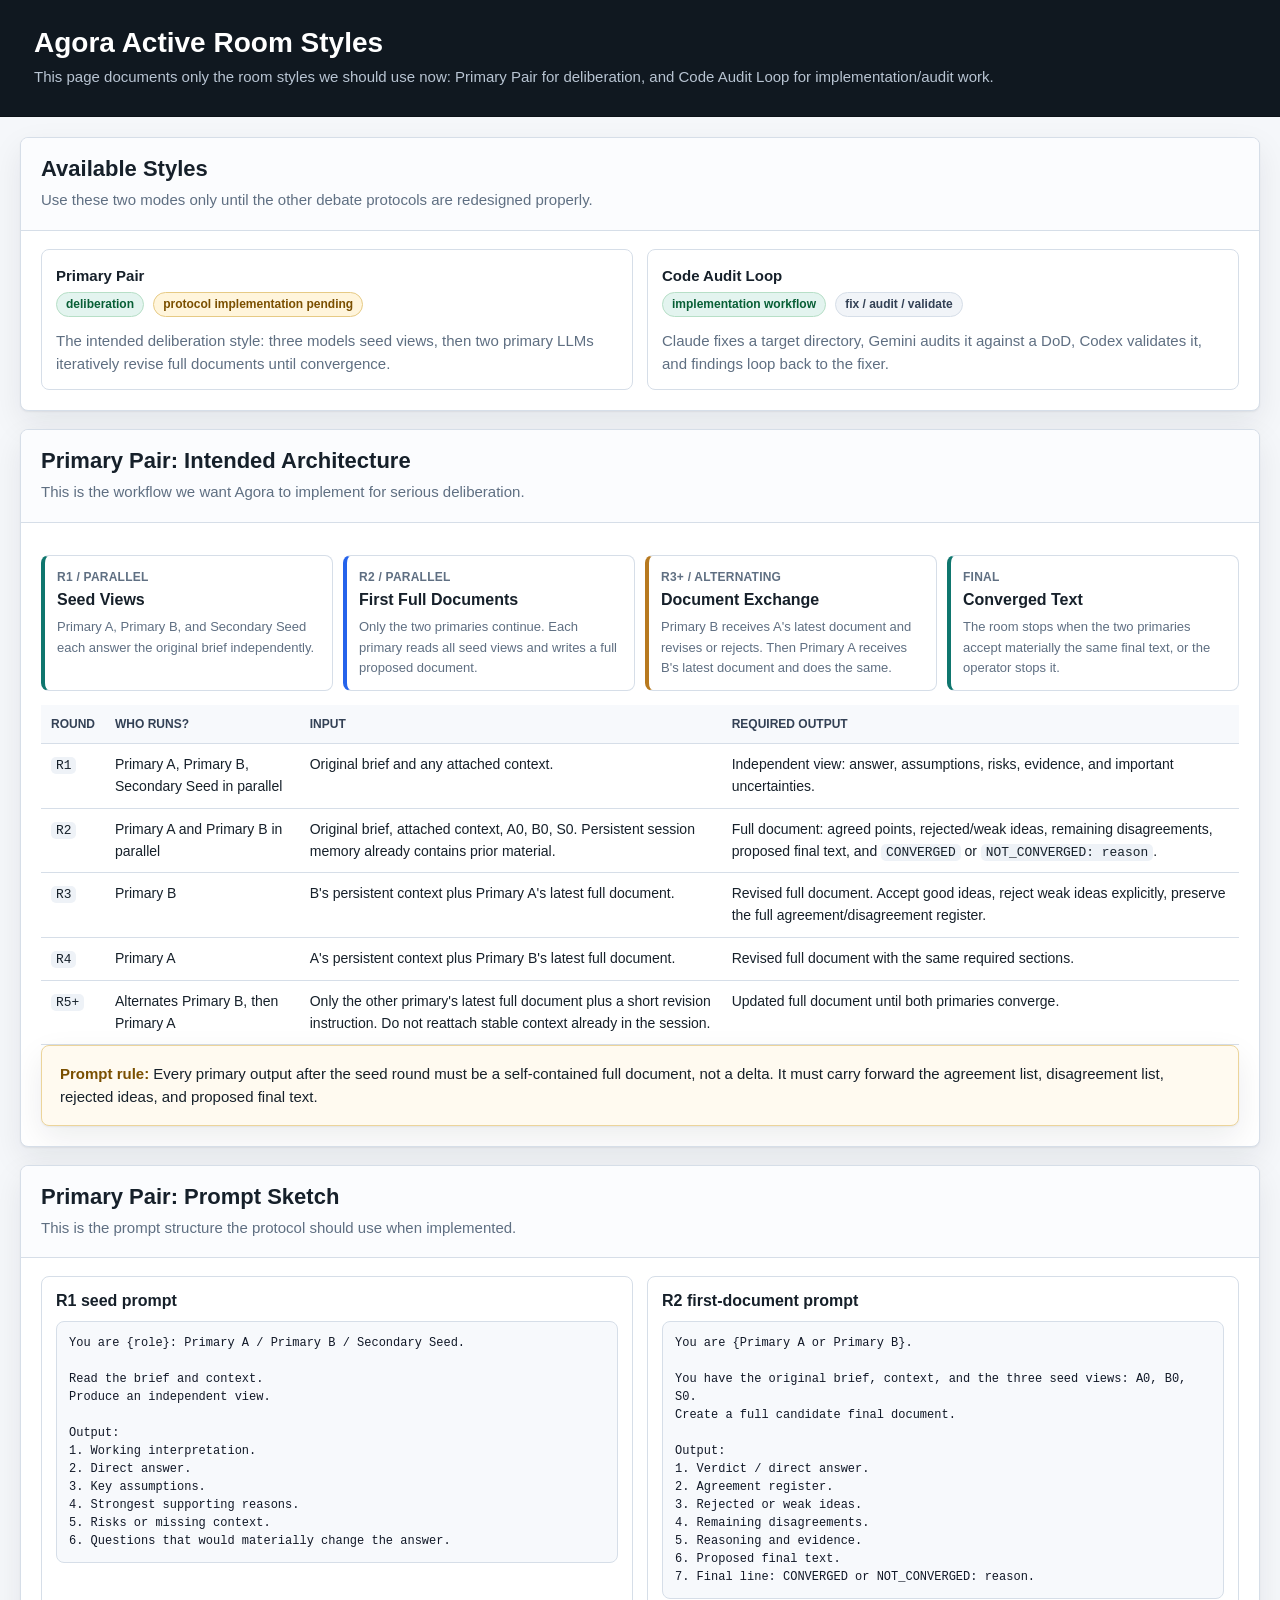
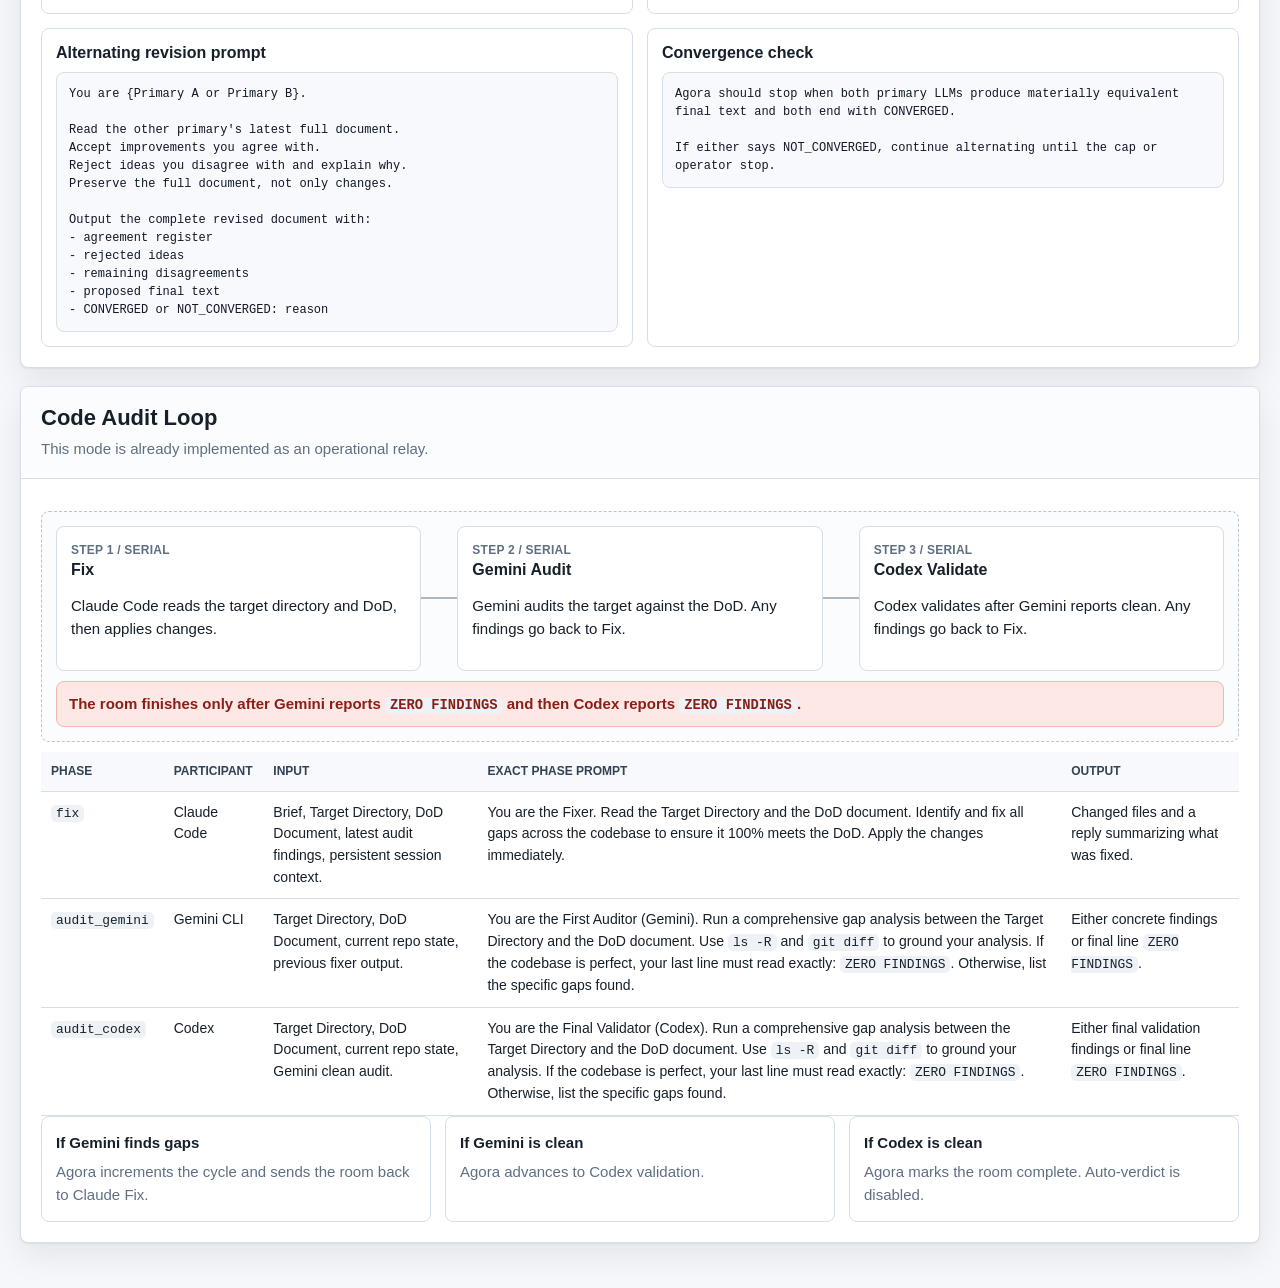
<file: docs/agora-room-styles-explainer.html>
<!doctype html>
<html lang="en">
<head>
  <meta charset="utf-8" />
  <meta name="viewport" content="width=device-width, initial-scale=1" />
  <title>Agora Active Room Styles</title>
  <style>
    :root {
      --bg: #f5f7fa;
      --panel: #ffffff;
      --ink: #16202a;
      --muted: #5f6f82;
      --line: #d6dee8;
      --accent: #0f766e;
      --blue: #2563eb;
      --warn: #b7791f;
      --danger: #b42318;
      --green-soft: #e3f4ef;
      --blue-soft: #e8efff;
      --warn-soft: #fff5dc;
      --red-soft: #fde8e5;
      --shadow: 0 1px 2px rgba(16, 24, 40, 0.06), 0 12px 32px rgba(16, 24, 40, 0.08);
      --radius: 8px;
      --mono: "Cascadia Code", Consolas, monospace;
      --sans: "Segoe UI", Inter, Arial, sans-serif;
    }
    * { box-sizing: border-box; }
    body { margin: 0; background: var(--bg); color: var(--ink); font: 15px/1.55 var(--sans); }
    header { background: #101820; color: #fff; padding: 28px 34px; border-bottom: 1px solid #0b1117; }
    header h1 { margin: 0 0 6px; font-size: 28px; line-height: 1.1; }
    header p { margin: 0; color: #b8c4d2; max-width: 1080px; }
    main { width: min(1240px, calc(100vw - 32px)); margin: 20px auto 48px; display: grid; gap: 18px; }
    section, .note { background: var(--panel); border: 1px solid var(--line); border-radius: var(--radius); box-shadow: var(--shadow); overflow: hidden; }
    .section-head { padding: 18px 20px; border-bottom: 1px solid var(--line); background: #fbfcfe; }
    h2, h3 { margin: 0; line-height: 1.2; }
    h2 { font-size: 22px; }
    h3 { font-size: 16px; }
    .section-head p, .card p, .note p { margin: 6px 0 0; color: var(--muted); }
    .body { padding: 18px 20px 20px; }
    .grid { display: grid; grid-template-columns: repeat(2, minmax(0, 1fr)); gap: 14px; }
    .three { grid-template-columns: repeat(3, minmax(0, 1fr)); }
    .card { border: 1px solid var(--line); border-radius: var(--radius); padding: 14px; background: #fff; min-width: 0; }
    .card strong { display: block; margin-bottom: 4px; }
    .pill { display: inline-flex; align-items: center; min-height: 24px; padding: 2px 9px; border-radius: 999px; border: 1px solid var(--line); background: #f1f4f8; color: #334155; font-size: 12px; font-weight: 800; margin: 0 5px 6px 0; white-space: nowrap; }
    .pill.ok { background: var(--green-soft); color: #075e35; border-color: #b7dfc7; }
    .pill.warn { background: var(--warn-soft); color: #7a4f00; border-color: #e6ca85; }
    .pill.danger { background: var(--red-soft); color: #8a1f17; border-color: #efb7b1; }
    .flow { display: grid; grid-template-columns: repeat(4, minmax(0, 1fr)); gap: 10px; align-items: stretch; margin: 14px 0; }
    .flow.three { grid-template-columns: repeat(3, minmax(0, 1fr)); }
    .step { border: 1px solid var(--line); border-left: 4px solid var(--accent); border-radius: var(--radius); background: #fff; padding: 12px; min-height: 132px; }
    .step.blue { border-left-color: var(--blue); }
    .step.warn { border-left-color: var(--warn); }
    .step.danger { border-left-color: var(--danger); }
    .kicker { color: var(--muted); font-size: 12px; font-weight: 850; text-transform: uppercase; letter-spacing: 0.02em; }
    .step h3 { margin-top: 4px; margin-bottom: 8px; }
    .step p { margin: 0; color: var(--muted); font-size: 13px; }
    pre { margin: 10px 0 0; padding: 12px; border: 1px solid var(--line); border-radius: var(--radius); background: #f7f9fc; color: #111827; white-space: pre-wrap; word-break: break-word; font: 12px/1.5 var(--mono); }
    .diagram { border: 1px dashed #b9c5d4; border-radius: var(--radius); background: #fbfcfe; padding: 14px; margin-top: 14px; }
    .loop { display: grid; grid-template-columns: 1fr 36px 1fr 36px 1fr; align-items: center; gap: 0; }
    .node { border: 1px solid var(--line); border-radius: var(--radius); background: #fff; padding: 14px; min-height: 96px; }
    .connector { height: 2px; background: #aab7c6; }
    .loop-note { margin-top: 10px; padding: 10px 12px; border: 1px solid #f0b8b0; border-radius: var(--radius); background: var(--red-soft); color: #8a1f17; font-weight: 800; }
    table { width: 100%; border-collapse: collapse; margin-top: 10px; font-size: 14px; }
    th, td { border-bottom: 1px solid var(--line); padding: 10px; text-align: left; vertical-align: top; }
    th { color: #334155; background: #f7f9fc; font-size: 12px; text-transform: uppercase; }
    .note { padding: 16px 18px; background: #fffaf0; border-color: #ecd49a; }
    .note strong { color: #7a4f00; }
    code { font-family: var(--mono); font-size: 0.92em; background: #eef2f7; padding: 1px 5px; border-radius: 5px; }
    .small { color: var(--muted); font-size: 13px; }
    @media (max-width: 980px) {
      .grid, .three, .flow, .flow.three, .loop { grid-template-columns: 1fr; }
      .connector { width: 2px; height: 24px; justify-self: center; }
    }
  </style>
</head>
<body>
  <header>
    <h1>Agora Active Room Styles</h1>
    <p>This page documents only the room styles we should use now: Primary Pair for deliberation, and Code Audit Loop for implementation/audit work.</p>
  </header>

  <main>
    <section>
      <div class="section-head">
        <h2>Available Styles</h2>
        <p>Use these two modes only until the other debate protocols are redesigned properly.</p>
      </div>
      <div class="body grid">
        <div class="card">
          <strong>Primary Pair</strong>
          <span class="pill ok">deliberation</span>
          <span class="pill warn">protocol implementation pending</span>
          <p>The intended deliberation style: three models seed views, then two primary LLMs iteratively revise full documents until convergence.</p>
        </div>
        <div class="card">
          <strong>Code Audit Loop</strong>
          <span class="pill ok">implementation workflow</span>
          <span class="pill">fix / audit / validate</span>
          <p>Claude fixes a target directory, Gemini audits it against a DoD, Codex validates it, and findings loop back to the fixer.</p>
        </div>
      </div>
    </section>

    <section>
      <div class="section-head">
        <h2>Primary Pair: Intended Architecture</h2>
        <p>This is the workflow we want Agora to implement for serious deliberation.</p>
      </div>
      <div class="body">
        <div class="flow">
          <div class="step">
            <div class="kicker">R1 / parallel</div>
            <h3>Seed Views</h3>
            <p>Primary A, Primary B, and Secondary Seed each answer the original brief independently.</p>
          </div>
          <div class="step blue">
            <div class="kicker">R2 / parallel</div>
            <h3>First Full Documents</h3>
            <p>Only the two primaries continue. Each primary reads all seed views and writes a full proposed document.</p>
          </div>
          <div class="step warn">
            <div class="kicker">R3+ / alternating</div>
            <h3>Document Exchange</h3>
            <p>Primary B receives A's latest document and revises or rejects. Then Primary A receives B's latest document and does the same.</p>
          </div>
          <div class="step">
            <div class="kicker">Final</div>
            <h3>Converged Text</h3>
            <p>The room stops when the two primaries accept materially the same final text, or the operator stops it.</p>
          </div>
        </div>

        <table>
          <thead><tr><th>Round</th><th>Who runs?</th><th>Input</th><th>Required output</th></tr></thead>
          <tbody>
            <tr>
              <td><code>R1</code></td>
              <td>Primary A, Primary B, Secondary Seed in parallel</td>
              <td>Original brief and any attached context.</td>
              <td>Independent view: answer, assumptions, risks, evidence, and important uncertainties.</td>
            </tr>
            <tr>
              <td><code>R2</code></td>
              <td>Primary A and Primary B in parallel</td>
              <td>Original brief, attached context, A0, B0, S0. Persistent session memory already contains prior material.</td>
              <td>Full document: agreed points, rejected/weak ideas, remaining disagreements, proposed final text, and <code>CONVERGED</code> or <code>NOT_CONVERGED: reason</code>.</td>
            </tr>
            <tr>
              <td><code>R3</code></td>
              <td>Primary B</td>
              <td>B's persistent context plus Primary A's latest full document.</td>
              <td>Revised full document. Accept good ideas, reject weak ideas explicitly, preserve the full agreement/disagreement register.</td>
            </tr>
            <tr>
              <td><code>R4</code></td>
              <td>Primary A</td>
              <td>A's persistent context plus Primary B's latest full document.</td>
              <td>Revised full document with the same required sections.</td>
            </tr>
            <tr>
              <td><code>R5+</code></td>
              <td>Alternates Primary B, then Primary A</td>
              <td>Only the other primary's latest full document plus a short revision instruction. Do not reattach stable context already in the session.</td>
              <td>Updated full document until both primaries converge.</td>
            </tr>
          </tbody>
        </table>

        <div class="note">
          <strong>Prompt rule:</strong>
          Every primary output after the seed round must be a self-contained full document, not a delta. It must carry forward the agreement list, disagreement list, rejected ideas, and proposed final text.
        </div>
      </div>
    </section>

    <section>
      <div class="section-head">
        <h2>Primary Pair: Prompt Sketch</h2>
        <p>This is the prompt structure the protocol should use when implemented.</p>
      </div>
      <div class="body grid">
        <div class="card">
          <h3>R1 seed prompt</h3>
          <pre>You are {role}: Primary A / Primary B / Secondary Seed.

Read the brief and context.
Produce an independent view.

Output:
1. Working interpretation.
2. Direct answer.
3. Key assumptions.
4. Strongest supporting reasons.
5. Risks or missing context.
6. Questions that would materially change the answer.</pre>
        </div>
        <div class="card">
          <h3>R2 first-document prompt</h3>
          <pre>You are {Primary A or Primary B}.

You have the original brief, context, and the three seed views: A0, B0, S0.
Create a full candidate final document.

Output:
1. Verdict / direct answer.
2. Agreement register.
3. Rejected or weak ideas.
4. Remaining disagreements.
5. Reasoning and evidence.
6. Proposed final text.
7. Final line: CONVERGED or NOT_CONVERGED: reason.</pre>
        </div>
        <div class="card">
          <h3>Alternating revision prompt</h3>
          <pre>You are {Primary A or Primary B}.

Read the other primary's latest full document.
Accept improvements you agree with.
Reject ideas you disagree with and explain why.
Preserve the full document, not only changes.

Output the complete revised document with:
- agreement register
- rejected ideas
- remaining disagreements
- proposed final text
- CONVERGED or NOT_CONVERGED: reason</pre>
        </div>
        <div class="card">
          <h3>Convergence check</h3>
          <pre>Agora should stop when both primary LLMs produce materially equivalent final text and both end with CONVERGED.

If either says NOT_CONVERGED, continue alternating until the cap or operator stop.</pre>
        </div>
      </div>
    </section>

    <section>
      <div class="section-head">
        <h2>Code Audit Loop</h2>
        <p>This mode is already implemented as an operational relay.</p>
      </div>
      <div class="body">
        <div class="diagram">
          <div class="loop">
            <div class="node">
              <div class="kicker">Step 1 / serial</div>
              <h3>Fix</h3>
              <p>Claude Code reads the target directory and DoD, then applies changes.</p>
            </div>
            <div class="connector"></div>
            <div class="node">
              <div class="kicker">Step 2 / serial</div>
              <h3>Gemini Audit</h3>
              <p>Gemini audits the target against the DoD. Any findings go back to Fix.</p>
            </div>
            <div class="connector"></div>
            <div class="node">
              <div class="kicker">Step 3 / serial</div>
              <h3>Codex Validate</h3>
              <p>Codex validates after Gemini reports clean. Any findings go back to Fix.</p>
            </div>
          </div>
          <div class="loop-note">The room finishes only after Gemini reports <code>ZERO FINDINGS</code> and then Codex reports <code>ZERO FINDINGS</code>.</div>
        </div>

        <table>
          <thead><tr><th>Phase</th><th>Participant</th><th>Input</th><th>Exact phase prompt</th><th>Output</th></tr></thead>
          <tbody>
            <tr>
              <td><code>fix</code></td>
              <td>Claude Code</td>
              <td>Brief, Target Directory, DoD Document, latest audit findings, persistent session context.</td>
              <td>You are the Fixer. Read the Target Directory and the DoD document. Identify and fix all gaps across the codebase to ensure it 100% meets the DoD. Apply the changes immediately.</td>
              <td>Changed files and a reply summarizing what was fixed.</td>
            </tr>
            <tr>
              <td><code>audit_gemini</code></td>
              <td>Gemini CLI</td>
              <td>Target Directory, DoD Document, current repo state, previous fixer output.</td>
              <td>You are the First Auditor (Gemini). Run a comprehensive gap analysis between the Target Directory and the DoD document. Use <code>ls -R</code> and <code>git diff</code> to ground your analysis. If the codebase is perfect, your last line must read exactly: <code>ZERO FINDINGS</code>. Otherwise, list the specific gaps found.</td>
              <td>Either concrete findings or final line <code>ZERO FINDINGS</code>.</td>
            </tr>
            <tr>
              <td><code>audit_codex</code></td>
              <td>Codex</td>
              <td>Target Directory, DoD Document, current repo state, Gemini clean audit.</td>
              <td>You are the Final Validator (Codex). Run a comprehensive gap analysis between the Target Directory and the DoD document. Use <code>ls -R</code> and <code>git diff</code> to ground your analysis. If the codebase is perfect, your last line must read exactly: <code>ZERO FINDINGS</code>. Otherwise, list the specific gaps found.</td>
              <td>Either final validation findings or final line <code>ZERO FINDINGS</code>.</td>
            </tr>
          </tbody>
        </table>

        <div class="grid three">
          <div class="card">
            <strong>If Gemini finds gaps</strong>
            <p>Agora increments the cycle and sends the room back to Claude Fix.</p>
          </div>
          <div class="card">
            <strong>If Gemini is clean</strong>
            <p>Agora advances to Codex validation.</p>
          </div>
          <div class="card">
            <strong>If Codex is clean</strong>
            <p>Agora marks the room complete. Auto-verdict is disabled.</p>
          </div>
        </div>
      </div>
    </section>
  </main>
</body>
</html>
</file>
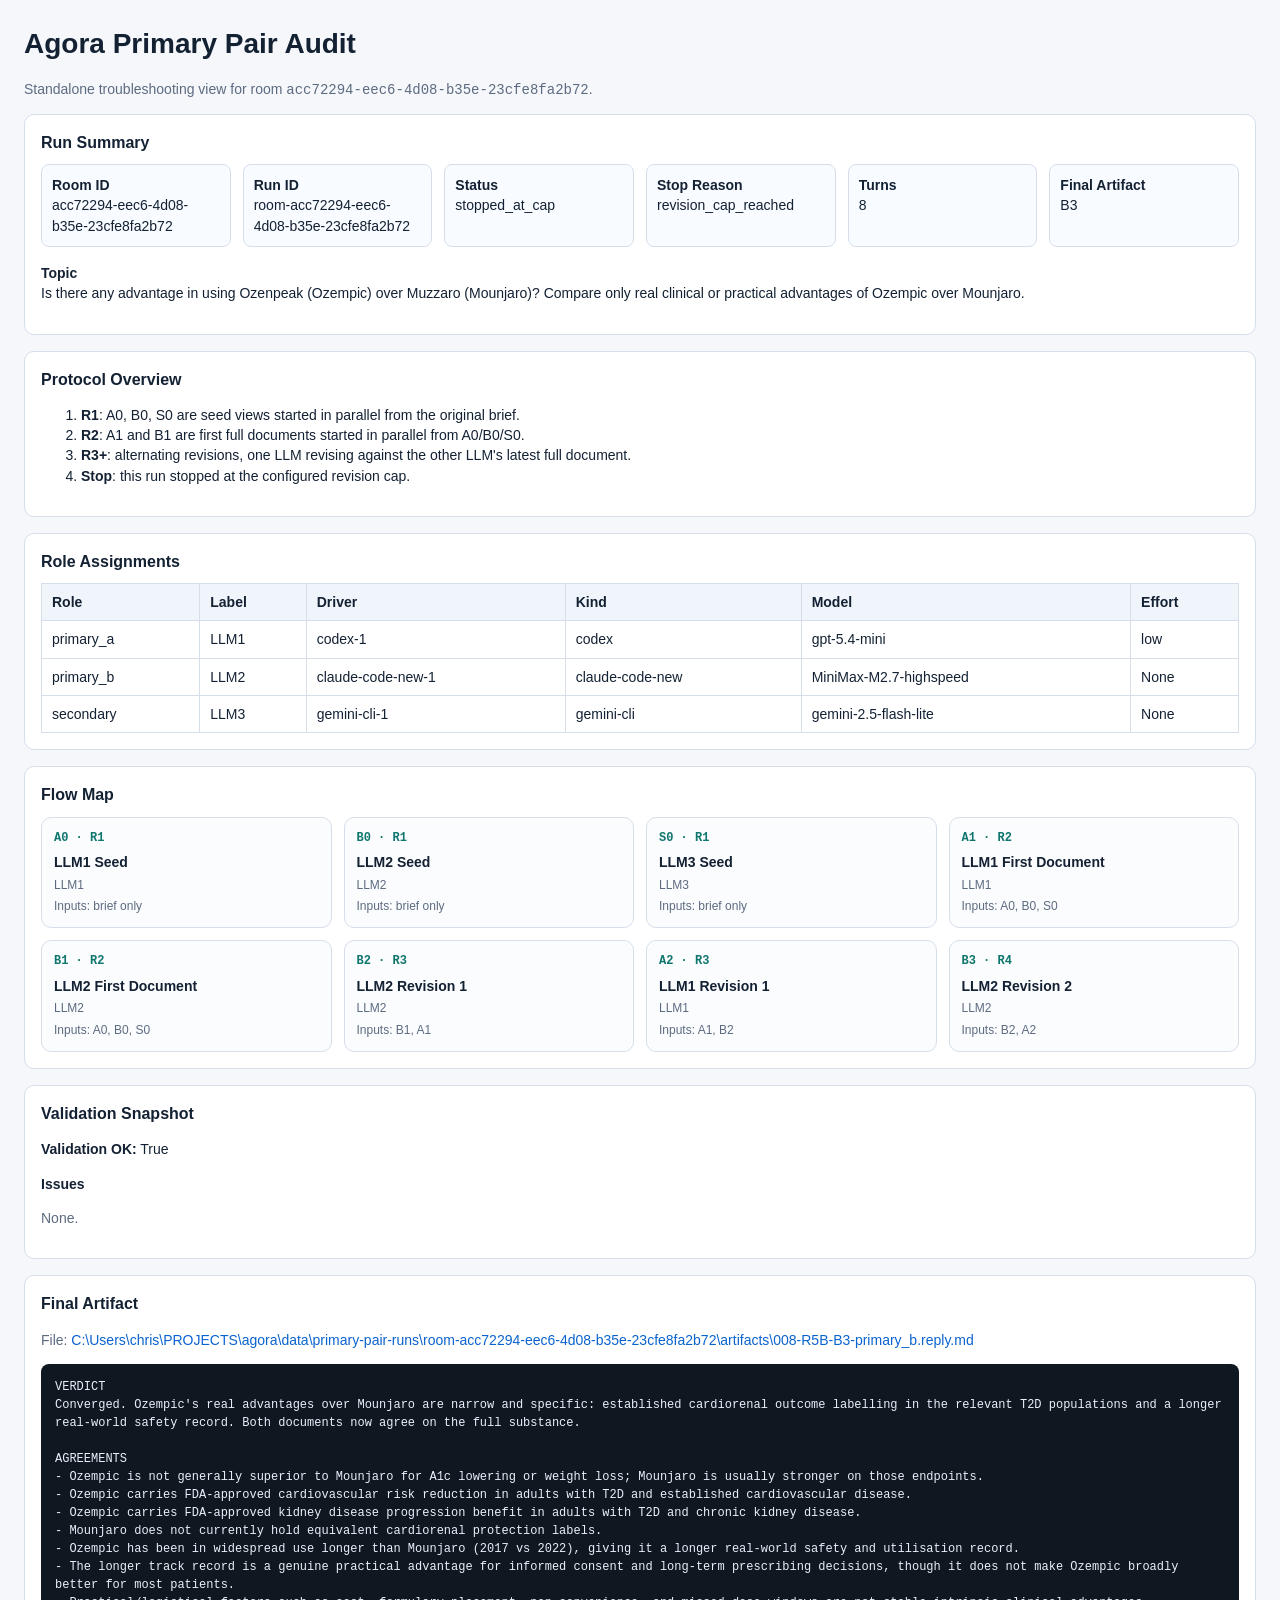
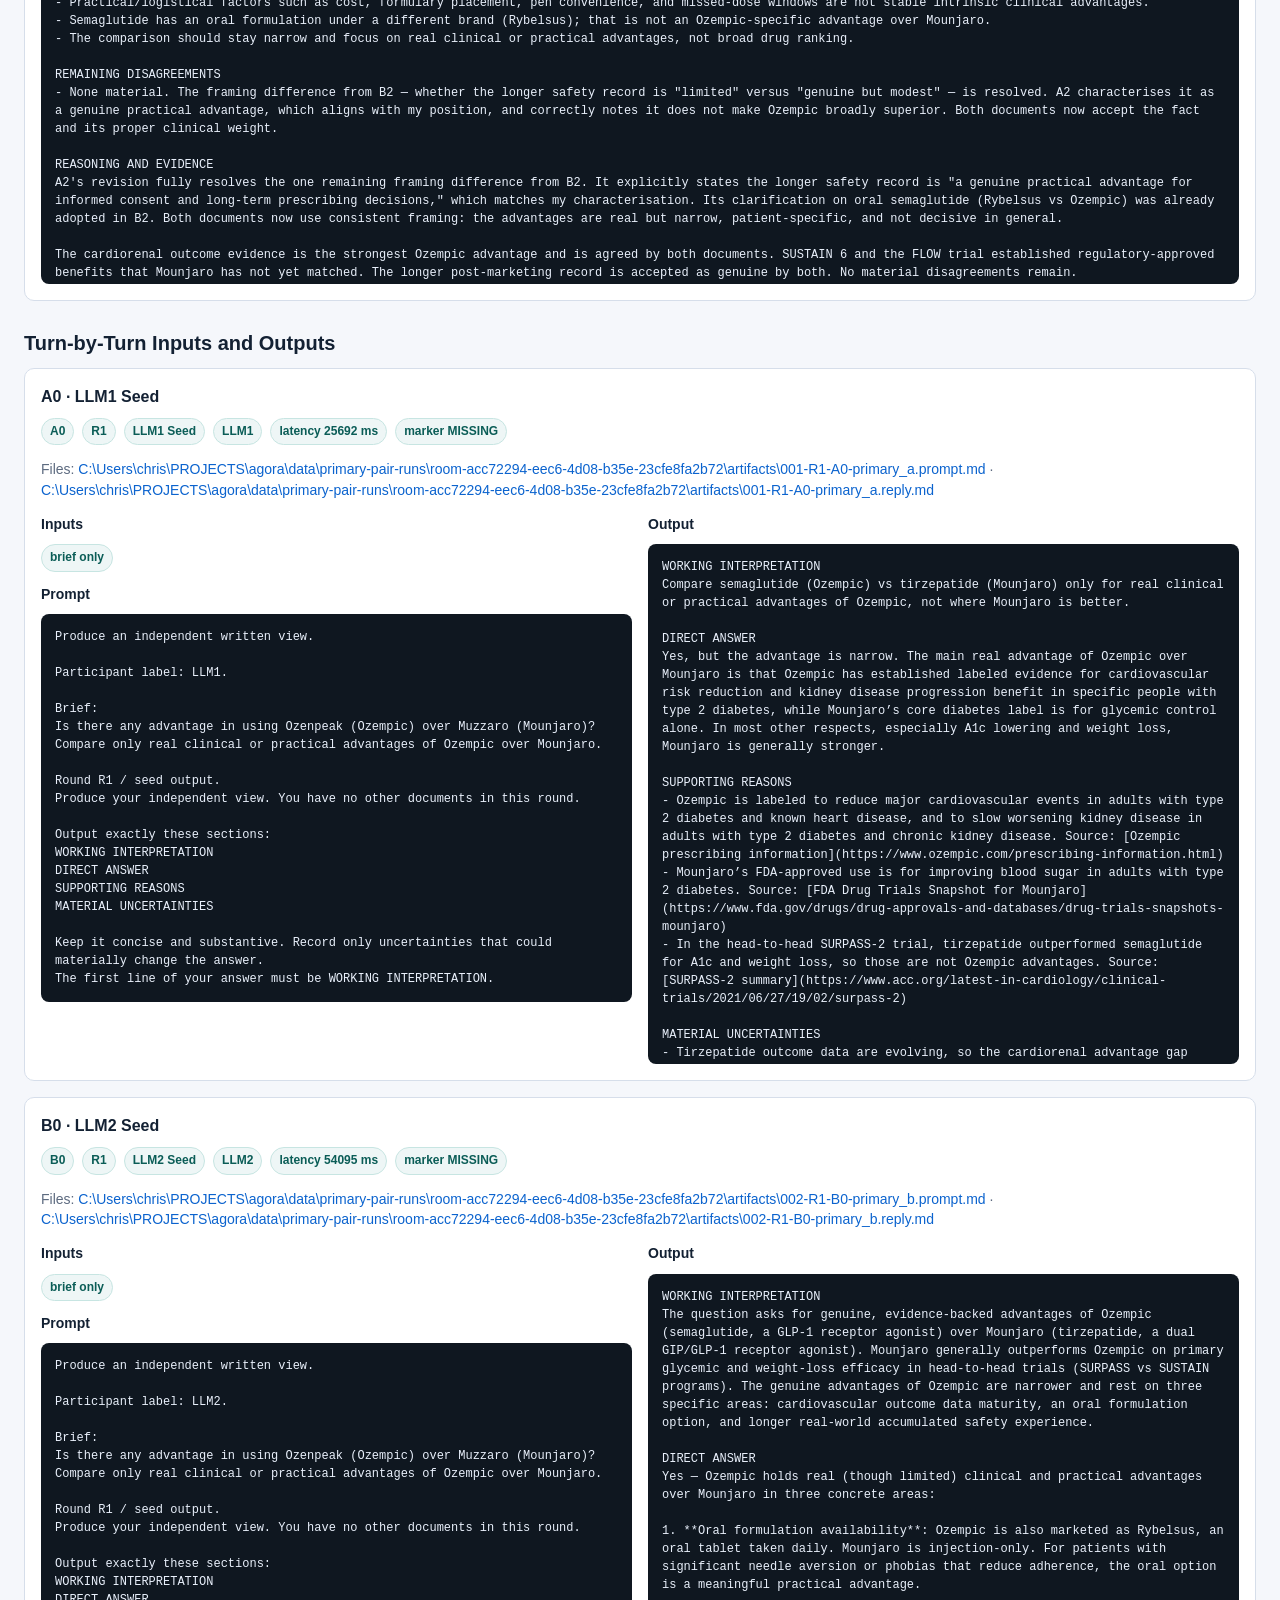
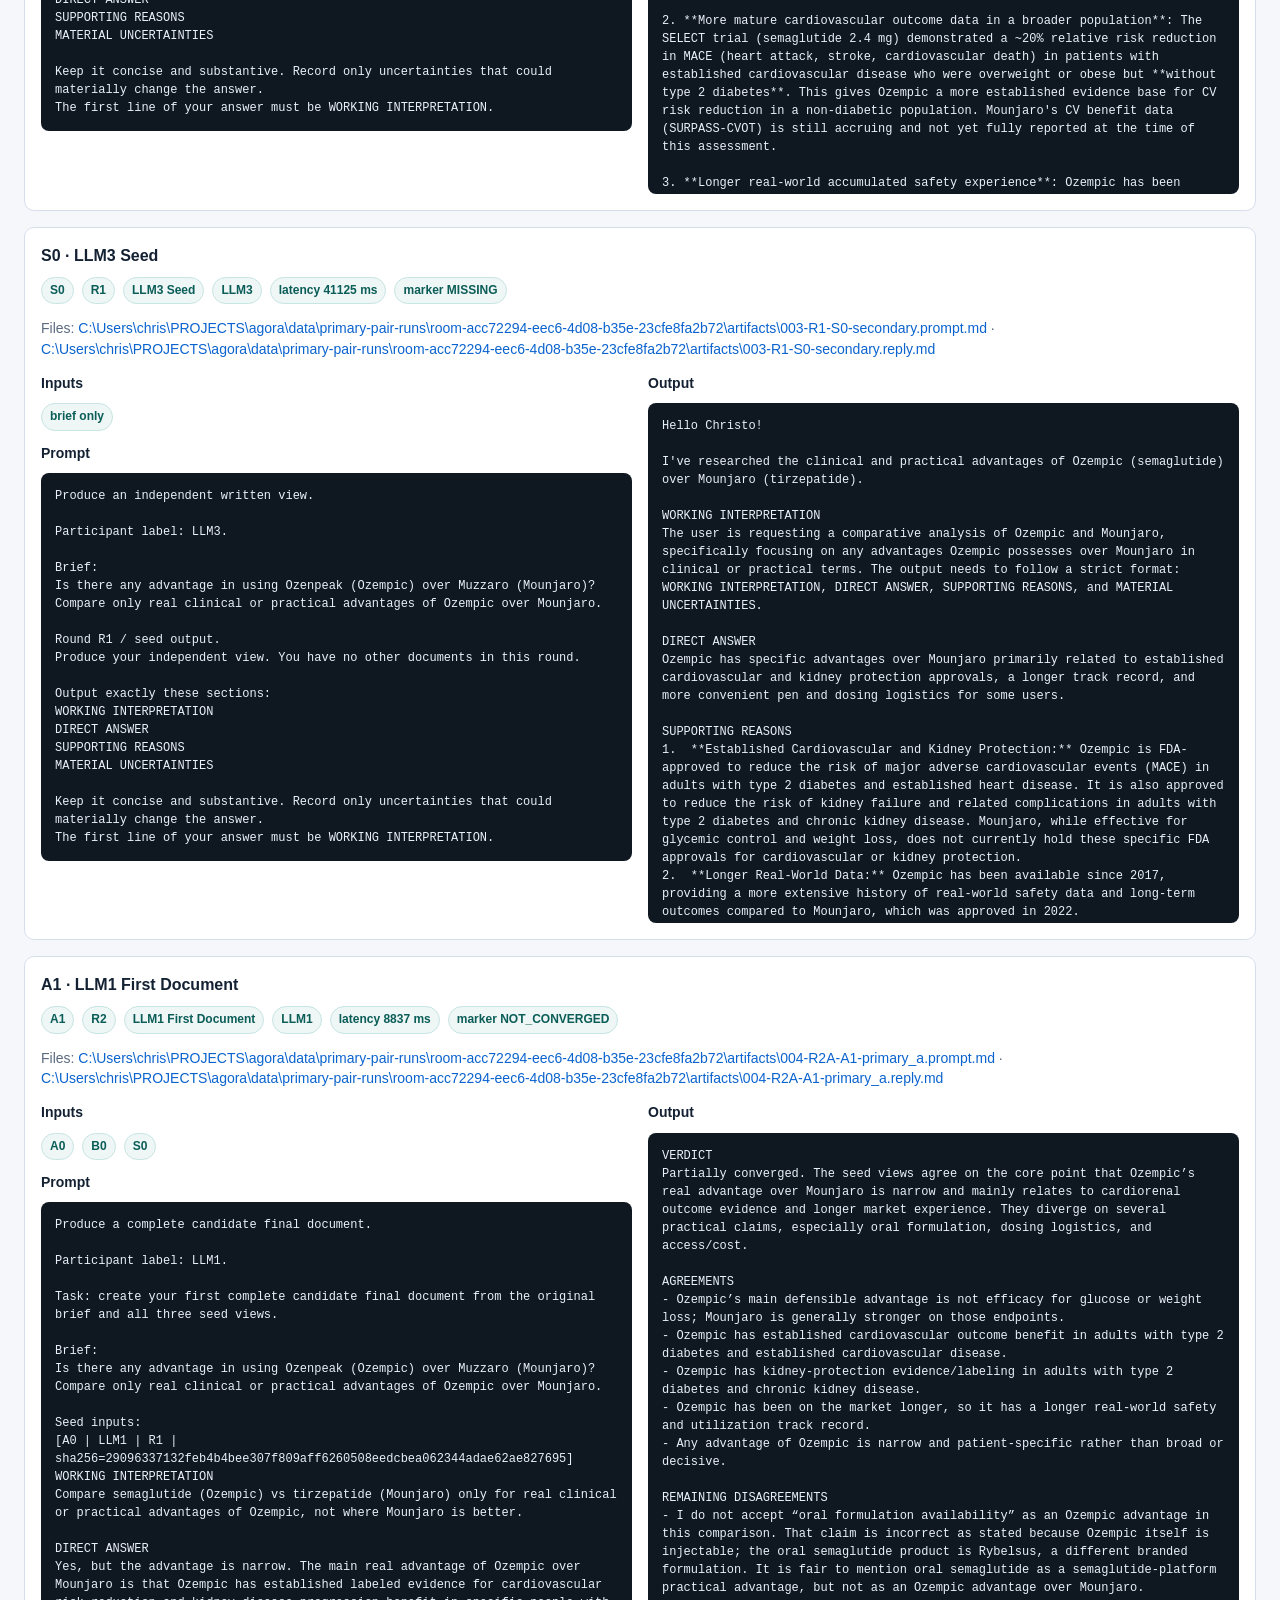
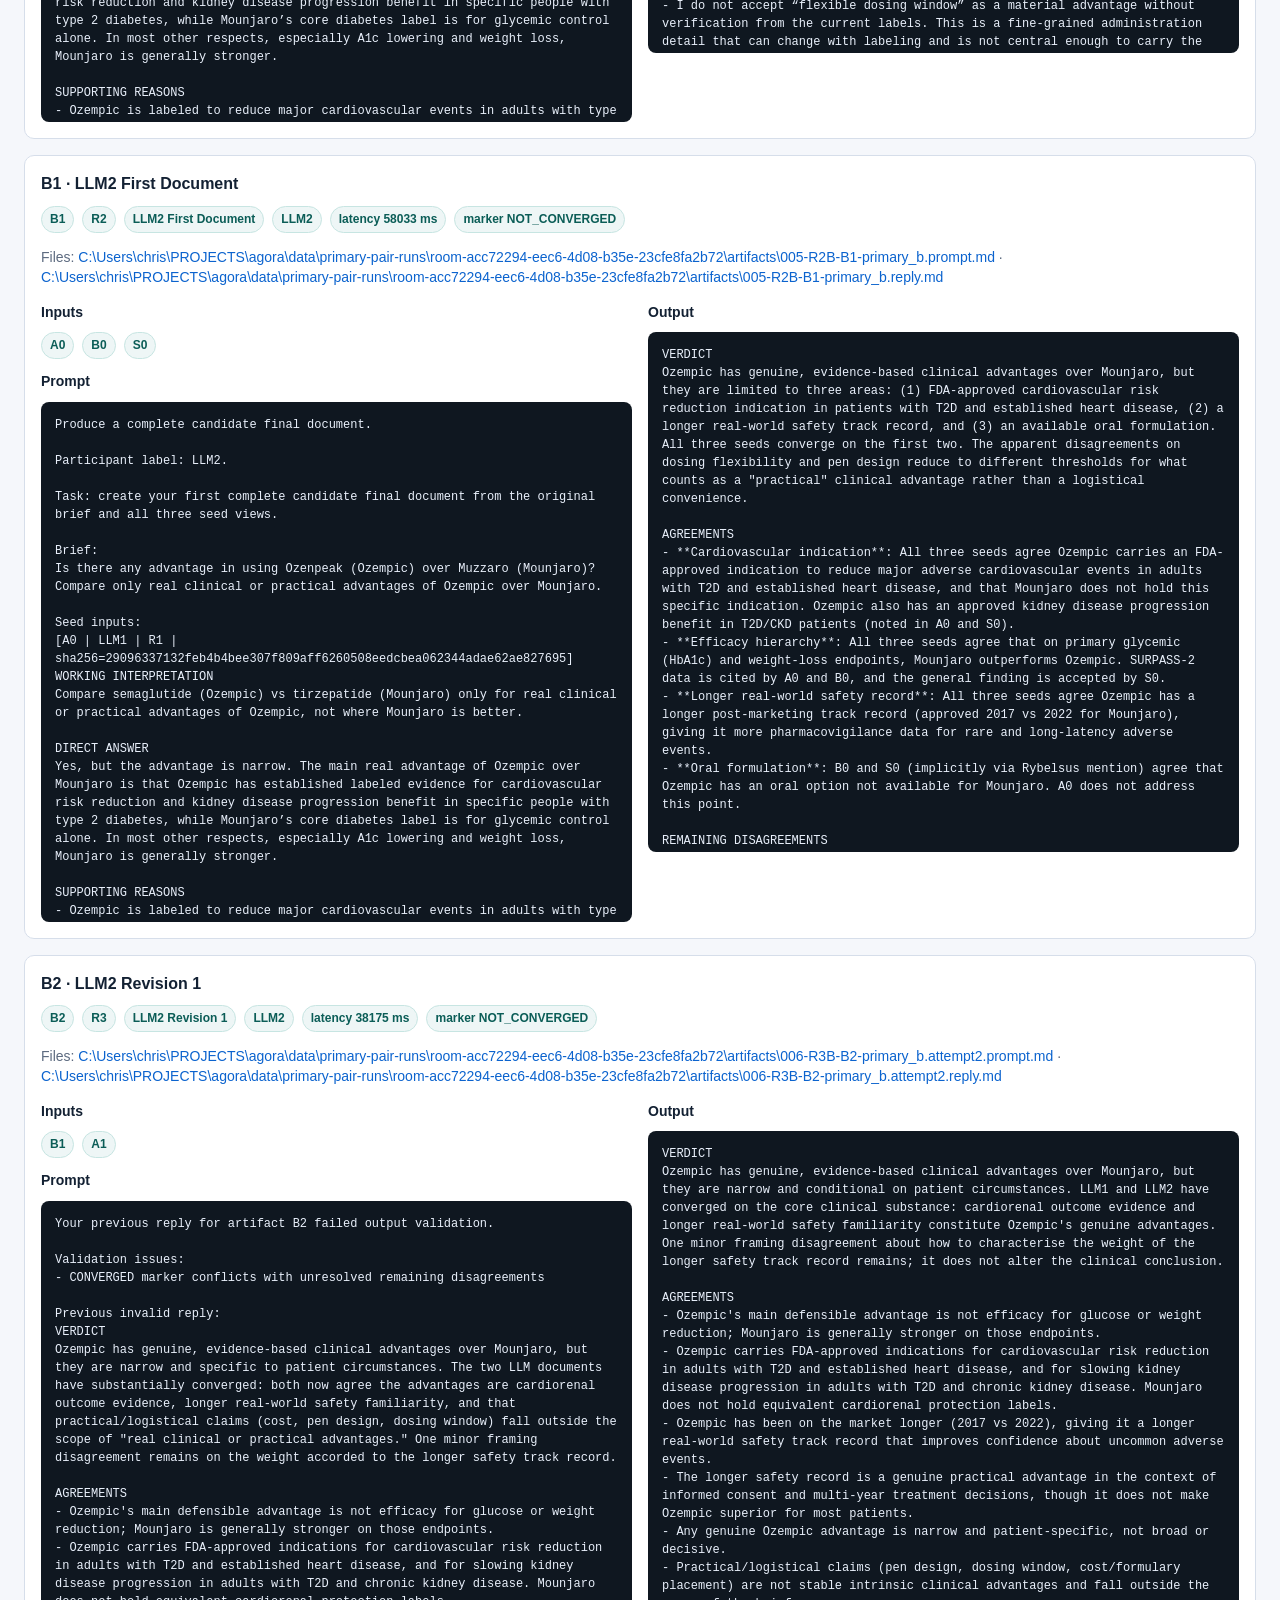
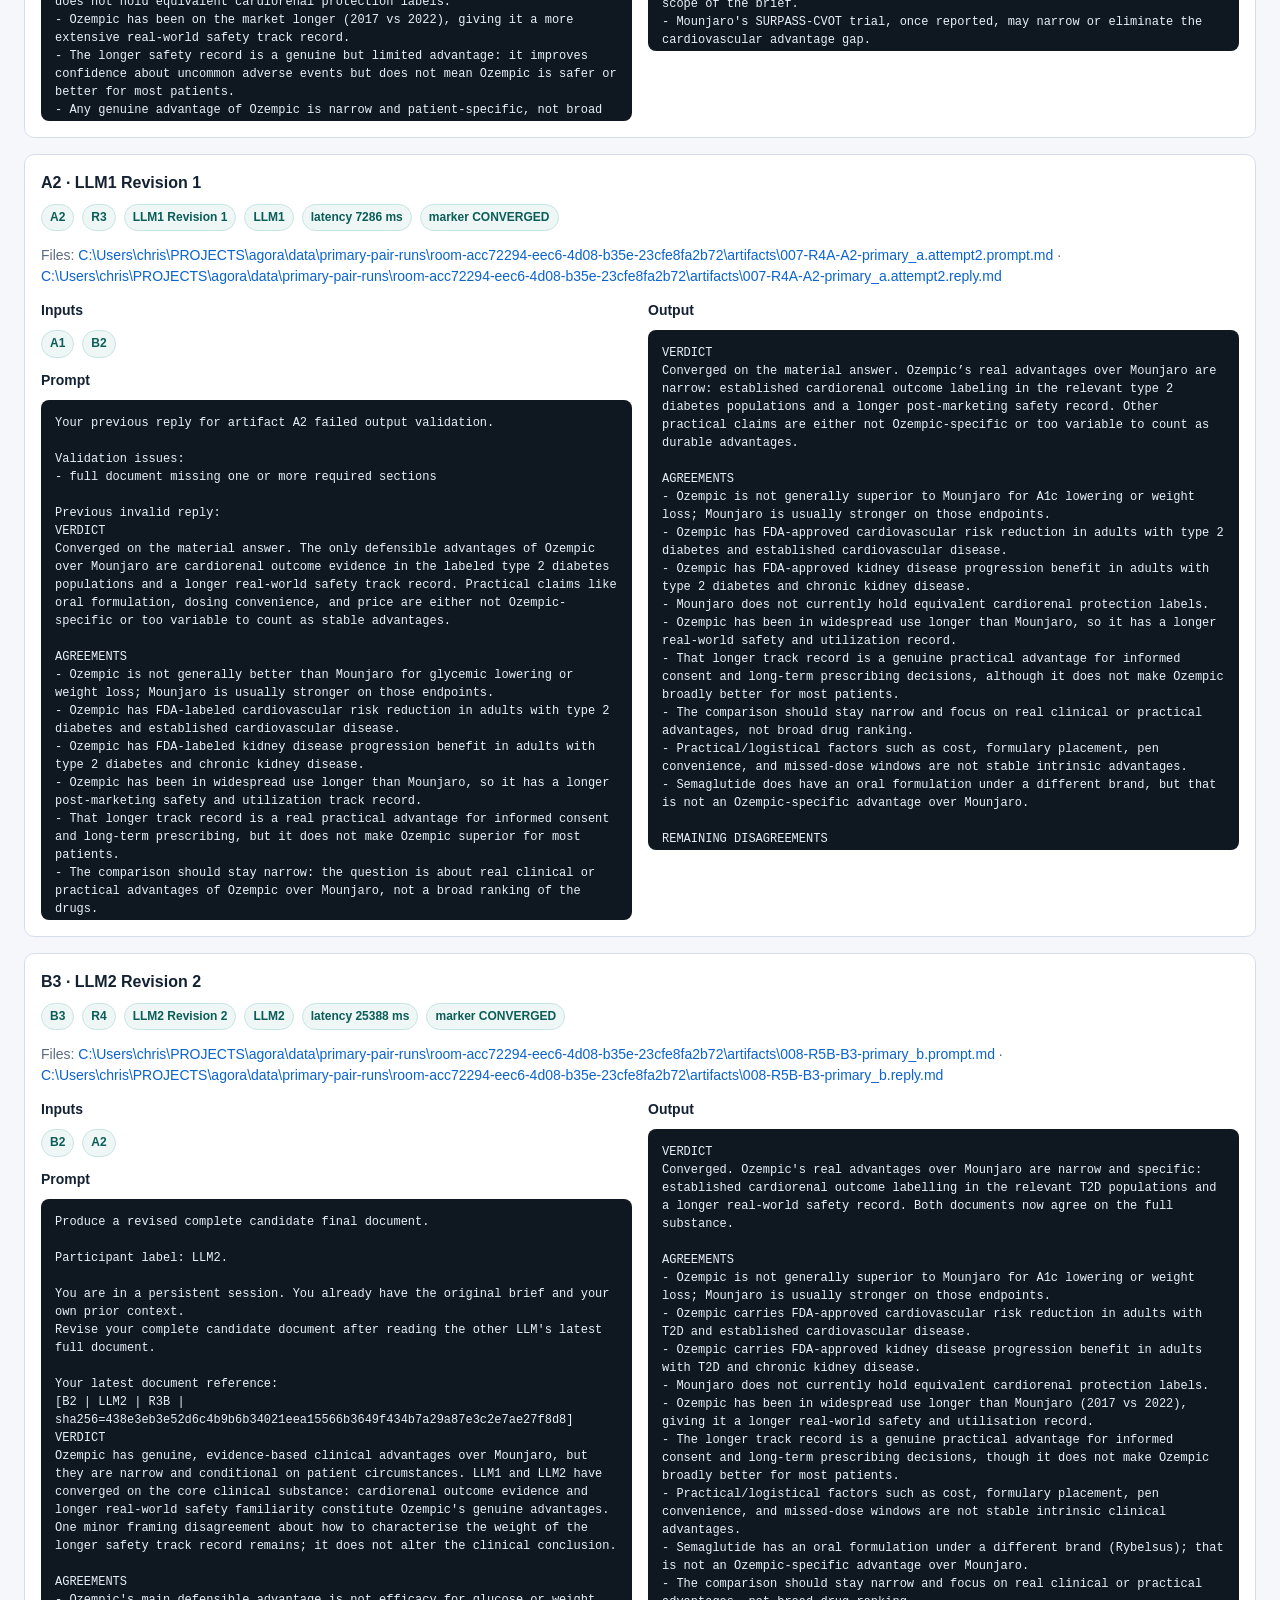
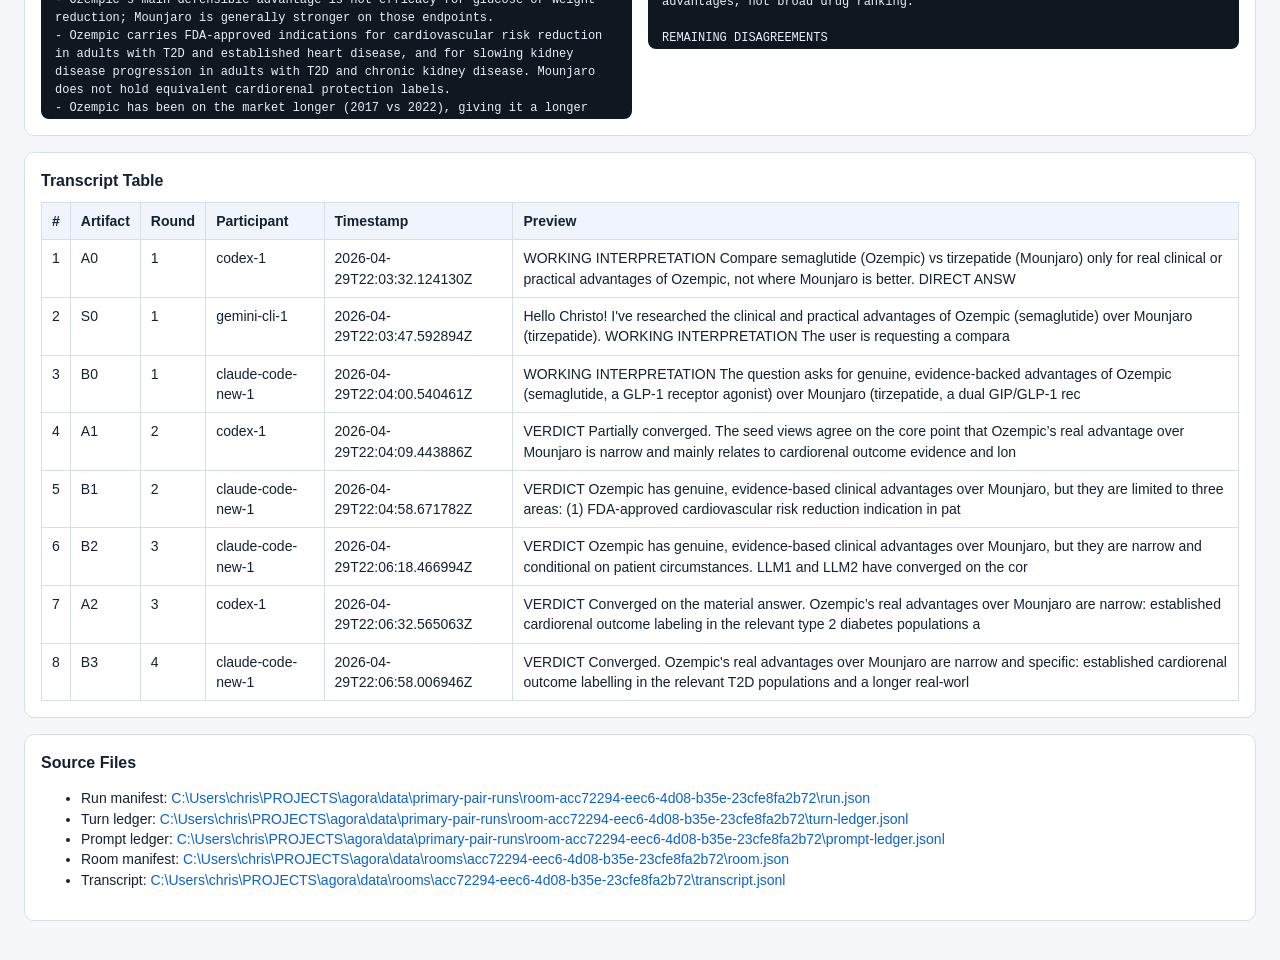
<file: docs/primary-pair-audit-3dc34430-7200-4b14-8fe5-ae40c30d7901.html>
<!doctype html>
<html lang="en">
<head>
  <meta charset="utf-8">
  <meta name="viewport" content="width=device-width, initial-scale=1">
  <title>Agora Primary Pair Audit</title>
  <style>
    :root {
      --bg:#f5f7fb; --panel:#ffffff; --line:#d6deea; --text:#132133; --muted:#5d6b80; --accent:#0f766e;
    }
    * { box-sizing:border-box; }
    body { margin:0; font:14px/1.45 Inter, Segoe UI, Arial, sans-serif; color:var(--text); background:var(--bg); }
    .wrap { max-width: 1480px; margin: 0 auto; padding: 24px; }
    h1,h2,h3,h4 { margin:0 0 10px; }
    h1 { font-size: 28px; }
    h2 { font-size: 20px; margin-top: 28px; }
    h3 { font-size: 16px; }
    .card { background:var(--panel); border:1px solid var(--line); border-radius:10px; padding:16px; margin-bottom:16px; }
    .summary-grid { display:grid; grid-template-columns: repeat(6, minmax(0,1fr)); gap:12px; margin-bottom:16px; }
    .summary-grid > div { background:#f8fbff; border:1px solid var(--line); border-radius:8px; padding:10px; }
    .muted { color:var(--muted); }
    .pill-row { display:flex; flex-wrap:wrap; gap:8px; margin: 6px 0 12px; }
    .pill { display:inline-block; padding:4px 8px; border-radius:999px; background:#eef6f6; border:1px solid #c7e5e2; color:#0b5d57; font-size:12px; font-weight:600; }
    .flow { display:grid; grid-template-columns: repeat(4, minmax(0,1fr)); gap:12px; }
    .flow-node { background:#fbfcfe; border:1px solid var(--line); border-radius:10px; padding:12px; }
    .flow-head { font:600 12px/1.4 ui-monospace, SFMono-Regular, Consolas, monospace; color:var(--accent); }
    .flow-title { font-weight:700; margin-top:6px; }
    .flow-meta { margin-top:4px; color:var(--muted); font-size:12px; }
    .meta-row { display:flex; flex-wrap:wrap; gap:8px; margin-bottom:10px; }
    .io-grid { display:grid; grid-template-columns: 1fr 1fr; gap:16px; }
    pre { margin:0; white-space:pre-wrap; word-break:break-word; font:12px/1.5 ui-monospace, SFMono-Regular, Consolas, monospace; background:#0f1720; color:#e9f0fb; border-radius:8px; padding:14px; max-height:520px; overflow:auto; }
    table { width:100%; border-collapse:collapse; }
    th, td { border:1px solid var(--line); padding:8px 10px; text-align:left; vertical-align:top; }
    th { background:#f0f5fb; }
    a { color:#0b63ce; text-decoration:none; }
    .warning { border-color:#f1cc84; background:#fff9ec; }
    @media (max-width: 1100px) { .summary-grid, .flow, .io-grid { grid-template-columns:1fr; } }
  </style>
</head>
<body>
  <div class="wrap">
    <h1>Agora Primary Pair Audit</h1>
    <p class="muted">Standalone troubleshooting view for room <code>acc72294-eec6-4d08-b35e-23cfe8fa2b72</code>.</p>
    <section class='card'><h3>Run Summary</h3><div class='summary-grid'><div><strong>Room ID</strong><br>acc72294-eec6-4d08-b35e-23cfe8fa2b72</div><div><strong>Run ID</strong><br>room-acc72294-eec6-4d08-b35e-23cfe8fa2b72</div><div><strong>Status</strong><br>stopped_at_cap</div><div><strong>Stop Reason</strong><br>revision_cap_reached</div><div><strong>Turns</strong><br>8</div><div><strong>Final Artifact</strong><br>B3</div></div><p><strong>Topic</strong><br>Is there any advantage in using Ozenpeak (Ozempic) over Muzzaro (Mounjaro)? Compare only real clinical or practical advantages of Ozempic over Mounjaro.</p></section>
    <section class='card'><h3>Protocol Overview</h3><ol><li><strong>R1</strong>: A0, B0, S0 are seed views started in parallel from the original brief.</li><li><strong>R2</strong>: A1 and B1 are first full documents started in parallel from A0/B0/S0.</li><li><strong>R3+</strong>: alternating revisions, one LLM revising against the other LLM's latest full document.</li><li><strong>Stop</strong>: this run stopped at the configured revision cap.</li></ol></section>
    <section class='card'><h3>Role Assignments</h3><table><thead><tr><th>Role</th><th>Label</th><th>Driver</th><th>Kind</th><th>Model</th><th>Effort</th></tr></thead><tbody><tr><td>primary_a</td><td>LLM1</td><td>codex-1</td><td>codex</td><td>gpt-5.4-mini</td><td>low</td></tr><tr><td>primary_b</td><td>LLM2</td><td>claude-code-new-1</td><td>claude-code-new</td><td>MiniMax-M2.7-highspeed</td><td>None</td></tr><tr><td>secondary</td><td>LLM3</td><td>gemini-cli-1</td><td>gemini-cli</td><td>gemini-2.5-flash-lite</td><td>None</td></tr></tbody></table></section>
    <section class='card'><h3>Flow Map</h3><div class='flow'><div class='flow-node'><div class='flow-head'>A0 · R1</div><div class='flow-title'>LLM1 Seed</div><div class='flow-meta'>LLM1</div><div class='flow-meta'>Inputs: brief only</div></div><div class='flow-node'><div class='flow-head'>B0 · R1</div><div class='flow-title'>LLM2 Seed</div><div class='flow-meta'>LLM2</div><div class='flow-meta'>Inputs: brief only</div></div><div class='flow-node'><div class='flow-head'>S0 · R1</div><div class='flow-title'>LLM3 Seed</div><div class='flow-meta'>LLM3</div><div class='flow-meta'>Inputs: brief only</div></div><div class='flow-node'><div class='flow-head'>A1 · R2</div><div class='flow-title'>LLM1 First Document</div><div class='flow-meta'>LLM1</div><div class='flow-meta'>Inputs: A0, B0, S0</div></div><div class='flow-node'><div class='flow-head'>B1 · R2</div><div class='flow-title'>LLM2 First Document</div><div class='flow-meta'>LLM2</div><div class='flow-meta'>Inputs: A0, B0, S0</div></div><div class='flow-node'><div class='flow-head'>B2 · R3</div><div class='flow-title'>LLM2 Revision 1</div><div class='flow-meta'>LLM2</div><div class='flow-meta'>Inputs: B1, A1</div></div><div class='flow-node'><div class='flow-head'>A2 · R3</div><div class='flow-title'>LLM1 Revision 1</div><div class='flow-meta'>LLM1</div><div class='flow-meta'>Inputs: A1, B2</div></div><div class='flow-node'><div class='flow-head'>B3 · R4</div><div class='flow-title'>LLM2 Revision 2</div><div class='flow-meta'>LLM2</div><div class='flow-meta'>Inputs: B2, A2</div></div></div></section>
    <section class='card'><h3>Validation Snapshot</h3><p><strong>Validation OK:</strong> True</p><p><strong>Issues</strong></p><p class='muted'>None.</p></section>
    <section class='card'><h3>Final Artifact</h3><p class='muted'>File: <a href='file:///C:/Users/chris/PROJECTS/agora/data/primary-pair-runs/room-acc72294-eec6-4d08-b35e-23cfe8fa2b72/artifacts/008-R5B-B3-primary_b.reply.md'>C:\Users\chris\PROJECTS\agora\data\primary-pair-runs\room-acc72294-eec6-4d08-b35e-23cfe8fa2b72\artifacts\008-R5B-B3-primary_b.reply.md</a></p><pre>VERDICT
Converged. Ozempic&#x27;s real advantages over Mounjaro are narrow and specific: established cardiorenal outcome labelling in the relevant T2D populations and a longer real-world safety record. Both documents now agree on the full substance.

AGREEMENTS
- Ozempic is not generally superior to Mounjaro for A1c lowering or weight loss; Mounjaro is usually stronger on those endpoints.
- Ozempic carries FDA-approved cardiovascular risk reduction in adults with T2D and established cardiovascular disease.
- Ozempic carries FDA-approved kidney disease progression benefit in adults with T2D and chronic kidney disease.
- Mounjaro does not currently hold equivalent cardiorenal protection labels.
- Ozempic has been in widespread use longer than Mounjaro (2017 vs 2022), giving it a longer real-world safety and utilisation record.
- The longer track record is a genuine practical advantage for informed consent and long-term prescribing decisions, though it does not make Ozempic broadly better for most patients.
- Practical/logistical factors such as cost, formulary placement, pen convenience, and missed-dose windows are not stable intrinsic clinical advantages.
- Semaglutide has an oral formulation under a different brand (Rybelsus); that is not an Ozempic-specific advantage over Mounjaro.
- The comparison should stay narrow and focus on real clinical or practical advantages, not broad drug ranking.

REMAINING DISAGREEMENTS
- None material. The framing difference from B2 — whether the longer safety record is &quot;limited&quot; versus &quot;genuine but modest&quot; — is resolved. A2 characterises it as a genuine practical advantage, which aligns with my position, and correctly notes it does not make Ozempic broadly superior. Both documents now accept the fact and its proper clinical weight.

REASONING AND EVIDENCE
A2&#x27;s revision fully resolves the one remaining framing difference from B2. It explicitly states the longer safety record is &quot;a genuine practical advantage for informed consent and long-term prescribing decisions,&quot; which matches my characterisation. Its clarification on oral semaglutide (Rybelsus vs Ozempic) was already adopted in B2. Both documents now use consistent framing: the advantages are real but narrow, patient-specific, and not decisive in general.

The cardiorenal outcome evidence is the strongest Ozempic advantage and is agreed by both documents. SUSTAIN 6 and the FLOW trial established regulatory-approved benefits that Mounjaro has not yet matched. The longer post-marketing record is accepted as genuine by both. No material disagreements remain.

FINAL DOCUMENT
Yes, but only in a limited sense. Ozempic&#x27;s real advantages over Mounjaro are that it has established cardiovascular risk-reduction and kidney-disease-progression benefit in the relevant type 2 diabetes populations, and it has a longer real-world safety record. Those are legitimate reasons to prefer Ozempic for some patients, especially when cardiovascular or renal protection is the main goal.

Outside those areas, Mounjaro is usually the stronger drug for lowering A1c and producing weight loss, so Ozempic does not have a general efficacy advantage. Practical factors like insurance coverage, price, or injection convenience can matter for an individual, but they are not stable advantages of Ozempic itself.

CONVERGED</pre></section>
    <h2>Turn-by-Turn Inputs and Outputs</h2>
    <section class='card'><h3>A0 · LLM1 Seed</h3><div class='meta-row'><span class='pill'>A0</span><span class='pill'>R1</span><span class='pill'>LLM1 Seed</span><span class='pill'>LLM1</span><span class='pill'>latency 25692 ms</span><span class='pill'>marker MISSING</span></div><p class='muted'>Files: <a href='file:///C:/Users/chris/PROJECTS/agora/data/primary-pair-runs/room-acc72294-eec6-4d08-b35e-23cfe8fa2b72/artifacts/001-R1-A0-primary_a.prompt.md'>C:\Users\chris\PROJECTS\agora\data\primary-pair-runs\room-acc72294-eec6-4d08-b35e-23cfe8fa2b72\artifacts\001-R1-A0-primary_a.prompt.md</a> · <a href='file:///C:/Users/chris/PROJECTS/agora/data/primary-pair-runs/room-acc72294-eec6-4d08-b35e-23cfe8fa2b72/artifacts/001-R1-A0-primary_a.reply.md'>C:\Users\chris\PROJECTS\agora\data\primary-pair-runs\room-acc72294-eec6-4d08-b35e-23cfe8fa2b72\artifacts\001-R1-A0-primary_a.reply.md</a></p><div class='io-grid'><div><h4>Inputs</h4><div class='pill-row'><span class='pill'>brief only</span></div><h4>Prompt</h4><pre>Produce an independent written view.

Participant label: LLM1.

Brief:
Is there any advantage in using Ozenpeak (Ozempic) over Muzzaro (Mounjaro)? Compare only real clinical or practical advantages of Ozempic over Mounjaro.

Round R1 / seed output.
Produce your independent view. You have no other documents in this round.

Output exactly these sections:
WORKING INTERPRETATION
DIRECT ANSWER
SUPPORTING REASONS
MATERIAL UNCERTAINTIES

Keep it concise and substantive. Record only uncertainties that could materially change the answer.
The first line of your answer must be WORKING INTERPRETATION.
</pre></div><div><h4>Output</h4><pre>WORKING INTERPRETATION
Compare semaglutide (Ozempic) vs tirzepatide (Mounjaro) only for real clinical or practical advantages of Ozempic, not where Mounjaro is better.

DIRECT ANSWER
Yes, but the advantage is narrow. The main real advantage of Ozempic over Mounjaro is that Ozempic has established labeled evidence for cardiovascular risk reduction and kidney disease progression benefit in specific people with type 2 diabetes, while Mounjaro’s core diabetes label is for glycemic control alone. In most other respects, especially A1c lowering and weight loss, Mounjaro is generally stronger.

SUPPORTING REASONS
- Ozempic is labeled to reduce major cardiovascular events in adults with type 2 diabetes and known heart disease, and to slow worsening kidney disease in adults with type 2 diabetes and chronic kidney disease. Source: [Ozempic prescribing information](https://www.ozempic.com/prescribing-information.html)
- Mounjaro’s FDA-approved use is for improving blood sugar in adults with type 2 diabetes. Source: [FDA Drug Trials Snapshot for Mounjaro](https://www.fda.gov/drugs/drug-approvals-and-databases/drug-trials-snapshots-mounjaro)
- In the head-to-head SURPASS-2 trial, tirzepatide outperformed semaglutide for A1c and weight loss, so those are not Ozempic advantages. Source: [SURPASS-2 summary](https://www.acc.org/latest-in-cardiology/clinical-trials/2021/06/27/19/02/surpass-2)

MATERIAL UNCERTAINTIES
- Tirzepatide outcome data are evolving, so the cardiorenal advantage gap could shrink if approvals expand.
- The head-to-head efficacy data used semaglutide 1 mg, not the full range of real-world dosing or all patient subgroups.
- If the comparison includes brand access, formulary status, or local shortages, the practical answer can change by region and payer.</pre></div></div></section><section class='card'><h3>B0 · LLM2 Seed</h3><div class='meta-row'><span class='pill'>B0</span><span class='pill'>R1</span><span class='pill'>LLM2 Seed</span><span class='pill'>LLM2</span><span class='pill'>latency 54095 ms</span><span class='pill'>marker MISSING</span></div><p class='muted'>Files: <a href='file:///C:/Users/chris/PROJECTS/agora/data/primary-pair-runs/room-acc72294-eec6-4d08-b35e-23cfe8fa2b72/artifacts/002-R1-B0-primary_b.prompt.md'>C:\Users\chris\PROJECTS\agora\data\primary-pair-runs\room-acc72294-eec6-4d08-b35e-23cfe8fa2b72\artifacts\002-R1-B0-primary_b.prompt.md</a> · <a href='file:///C:/Users/chris/PROJECTS/agora/data/primary-pair-runs/room-acc72294-eec6-4d08-b35e-23cfe8fa2b72/artifacts/002-R1-B0-primary_b.reply.md'>C:\Users\chris\PROJECTS\agora\data\primary-pair-runs\room-acc72294-eec6-4d08-b35e-23cfe8fa2b72\artifacts\002-R1-B0-primary_b.reply.md</a></p><div class='io-grid'><div><h4>Inputs</h4><div class='pill-row'><span class='pill'>brief only</span></div><h4>Prompt</h4><pre>Produce an independent written view.

Participant label: LLM2.

Brief:
Is there any advantage in using Ozenpeak (Ozempic) over Muzzaro (Mounjaro)? Compare only real clinical or practical advantages of Ozempic over Mounjaro.

Round R1 / seed output.
Produce your independent view. You have no other documents in this round.

Output exactly these sections:
WORKING INTERPRETATION
DIRECT ANSWER
SUPPORTING REASONS
MATERIAL UNCERTAINTIES

Keep it concise and substantive. Record only uncertainties that could materially change the answer.
The first line of your answer must be WORKING INTERPRETATION.
</pre></div><div><h4>Output</h4><pre>WORKING INTERPRETATION
The question asks for genuine, evidence-backed advantages of Ozempic (semaglutide, a GLP-1 receptor agonist) over Mounjaro (tirzepatide, a dual GIP/GLP-1 receptor agonist). Mounjaro generally outperforms Ozempic on primary glycemic and weight-loss efficacy in head-to-head trials (SURPASS vs SUSTAIN programs). The genuine advantages of Ozempic are narrower and rest on three specific areas: cardiovascular outcome data maturity, an oral formulation option, and longer real-world accumulated safety experience.

DIRECT ANSWER
Yes — Ozempic holds real (though limited) clinical and practical advantages over Mounjaro in three concrete areas:

1. **Oral formulation availability**: Ozempic is also marketed as Rybelsus, an oral tablet taken daily. Mounjaro is injection-only. For patients with significant needle aversion or phobias that reduce adherence, the oral option is a meaningful practical advantage.

2. **More mature cardiovascular outcome data in a broader population**: The SELECT trial (semaglutide 2.4 mg) demonstrated a ~20% relative risk reduction in MACE (heart attack, stroke, cardiovascular death) in patients with established cardiovascular disease who were overweight or obese but **without type 2 diabetes**. This gives Ozempic a more established evidence base for CV risk reduction in a non-diabetic population. Mounjaro&#x27;s CV benefit data (SURPASS-CVOT) is still accruing and not yet fully reported at the time of this assessment.

3. **Longer real-world accumulated safety experience**: Ozempic has been widely prescribed for longer (approved 2017 vs 2022 for Mounjaro), generating more real-world pharmacovigilance data. This is not a theoretical advantage — it means some rare or long-latency adverse events are better characterised for Ozempic, which has practical value when making prescribing decisions for patients who will be on the drug for years.

These advantages are real but modest. In raw glycemic and weight-loss efficacy, Mounjaro is generally superior.

SUPPORTING REASONS

- **Oral option (Rybelsus)**: GLP-1 receptor agonists are inherently gastrointestinal peptides; most are injectable. Rybelsus uses an absorption enhancer (SNAC) to enable oral delivery. Patient preference and adherence studies consistently show that oral medications have higher adherence rates than injectables in chronic disease populations. This is a genuine practical advantage.

- **Cardiovascular outcomes — SELECT trial**: Semaglutide 2.4 mg weekly showed statistically significant 20% reduction in MACE (HR ~0.80) in ~17,000 patients with established CVD, BMI ≥27, without diabetes. This is a specific population (non-diabetic CV disease patients) where Ozempic has an evidence-based advantage since Mounjaro lacks equivalent data in this subgroup. Mounjaro&#x27;s SURPASS-CVOT is ongoing and comparative data in this specific population is less mature.

- **Pharmacovigilance maturity**: With 7+ years of post-marketing data vs ~3 years for Mounjaro, Ozempic&#x27;s safety profile is better characterised for rare events (e.g., thyroid C-cell tumours in rodents — established signal but not confirmed in humans; pancreatitis rates). This is a practical advantage for informed consent and long-term prescribing decisions.

- **Note on efficacy**: Head-to-head randomised trials (SURPASS-2) show Mounjaro 15 mg reduces HbA1c by ~2.8–3.0% vs Ozempic 1 mg at ~1.9%, and weight loss of ~12.4 kg vs ~6.2 kg respectively. Mounjaro is objectively more potent on these primary endpoints. This is not an Ozempic advantage.

MATERIAL UNCERTAINTIES

- **SURPASS-CVOT results**: Mounjaro&#x27;s dedicated cardiovascular outcomes trial is still underway. If it demonstrates comparable or superior CV risk reduction to Ozempic&#x27;s SELECT trial results, the CV advantage argument for Ozempic weakens materially.

- **Cardiovascular data in diabetic populations**: Both drugs show CV benefit in type 2 diabetics; the distinction is primarily the non-diabetic CVD secondary prevention population where Ozempic has the clearer, already-reported evidence base. The significance of this advantage depends on whether Mounjaro gets a similar non-diabetic indication approved based on SURPASS-CVOT.

- **Cost and insurance coverage dynamics**: These are highly region-specific, time-varying, and not intrinsic clinical advantages. They are excluded on that basis but are practically significant for many patients.

- **Rare adverse event rates**: Long-latency or rare safety signals (e.g., thyroid medullary carcinoma, pancreatitis, gallbladder disease) are based on pharmacovigilance reporting with significant ascertainment bias. Direct comparative rates are not well established, and accumulation of real-world data for Mounjaro may narrow or eliminate this advantage over time.

- **Upcoming formulation developments**: Oral tirzepatide is under development. If approved, the oral formulation advantage of Ozempic would be eliminated.</pre></div></div></section><section class='card'><h3>S0 · LLM3 Seed</h3><div class='meta-row'><span class='pill'>S0</span><span class='pill'>R1</span><span class='pill'>LLM3 Seed</span><span class='pill'>LLM3</span><span class='pill'>latency 41125 ms</span><span class='pill'>marker MISSING</span></div><p class='muted'>Files: <a href='file:///C:/Users/chris/PROJECTS/agora/data/primary-pair-runs/room-acc72294-eec6-4d08-b35e-23cfe8fa2b72/artifacts/003-R1-S0-secondary.prompt.md'>C:\Users\chris\PROJECTS\agora\data\primary-pair-runs\room-acc72294-eec6-4d08-b35e-23cfe8fa2b72\artifacts\003-R1-S0-secondary.prompt.md</a> · <a href='file:///C:/Users/chris/PROJECTS/agora/data/primary-pair-runs/room-acc72294-eec6-4d08-b35e-23cfe8fa2b72/artifacts/003-R1-S0-secondary.reply.md'>C:\Users\chris\PROJECTS\agora\data\primary-pair-runs\room-acc72294-eec6-4d08-b35e-23cfe8fa2b72\artifacts\003-R1-S0-secondary.reply.md</a></p><div class='io-grid'><div><h4>Inputs</h4><div class='pill-row'><span class='pill'>brief only</span></div><h4>Prompt</h4><pre>Produce an independent written view.

Participant label: LLM3.

Brief:
Is there any advantage in using Ozenpeak (Ozempic) over Muzzaro (Mounjaro)? Compare only real clinical or practical advantages of Ozempic over Mounjaro.

Round R1 / seed output.
Produce your independent view. You have no other documents in this round.

Output exactly these sections:
WORKING INTERPRETATION
DIRECT ANSWER
SUPPORTING REASONS
MATERIAL UNCERTAINTIES

Keep it concise and substantive. Record only uncertainties that could materially change the answer.
The first line of your answer must be WORKING INTERPRETATION.
</pre></div><div><h4>Output</h4><pre>Hello Christo!

I&#x27;ve researched the clinical and practical advantages of Ozempic (semaglutide) over Mounjaro (tirzepatide).

WORKING INTERPRETATION
The user is requesting a comparative analysis of Ozempic and Mounjaro, specifically focusing on any advantages Ozempic possesses over Mounjaro in clinical or practical terms. The output needs to follow a strict format: WORKING INTERPRETATION, DIRECT ANSWER, SUPPORTING REASONS, and MATERIAL UNCERTAINTIES.

DIRECT ANSWER
Ozempic has specific advantages over Mounjaro primarily related to established cardiovascular and kidney protection approvals, a longer track record, and more convenient pen and dosing logistics for some users.

SUPPORTING REASONS
1.  **Established Cardiovascular and Kidney Protection:** Ozempic is FDA-approved to reduce the risk of major adverse cardiovascular events (MACE) in adults with type 2 diabetes and established heart disease. It is also approved to reduce the risk of kidney failure and related complications in adults with type 2 diabetes and chronic kidney disease. Mounjaro, while effective for glycemic control and weight loss, does not currently hold these specific FDA approvals for cardiovascular or kidney protection.
2.  **Longer Real-World Data:** Ozempic has been available since 2017, providing a more extensive history of real-world safety data and long-term outcomes compared to Mounjaro, which was approved in 2022.
3.  **Convenient Pen Design:** Ozempic utilizes a multi-dose pen that typically contains four doses, requiring a new needle for each injection. This design is more compact for travel and generates less waste. Mounjaro uses single-dose autoinjectors, meaning a full month&#x27;s supply requires carrying four separate, bulkier pens.
4.  **Flexible Dosing Window:** Ozempic offers a slightly more forgiving missed-dose window, allowing administration up to 5 days late. Mounjaro&#x27;s recommended window is typically within 4 days.
5.  **Formulary Placement &amp; Cost:** Due to its longer market presence, Ozempic may be more commonly found on insurance formularies, potentially simplifying access. For patients paying out-of-pocket, Ozempic often has a slightly lower cash-pay price.

MATERIAL UNCERTAINTIES
*   **Future Approvals for Mounjaro:** Mounjaro is undergoing trials for cardiovascular outcomes, and future FDA approvals in this area could diminish Ozempic&#x27;s advantage.
*   **Individual Patient Response:** While tirzepatide (Mounjaro) generally shows superior glycemic and weight loss efficacy, individual patient responses can vary. Some patients may respond better to semaglutide (Ozempic) or experience fewer side effects, making Ozempic a preferred choice regardless of broad statistical advantages of Mounjaro.
*   **Emerging Long-Term Data:** As Mounjaro accumulates more long-term real-world data, its safety profile and comparative benefits may become clearer, potentially altering the perceived advantages.
*   **Specific Cost Variations:** While generally Ozempic is cheaper out-of-pocket, specific insurance plans and pharmacy discounts can vary, and Mounjaro might be less expensive for certain individuals.</pre></div></div></section><section class='card'><h3>A1 · LLM1 First Document</h3><div class='meta-row'><span class='pill'>A1</span><span class='pill'>R2</span><span class='pill'>LLM1 First Document</span><span class='pill'>LLM1</span><span class='pill'>latency 8837 ms</span><span class='pill'>marker NOT_CONVERGED</span></div><p class='muted'>Files: <a href='file:///C:/Users/chris/PROJECTS/agora/data/primary-pair-runs/room-acc72294-eec6-4d08-b35e-23cfe8fa2b72/artifacts/004-R2A-A1-primary_a.prompt.md'>C:\Users\chris\PROJECTS\agora\data\primary-pair-runs\room-acc72294-eec6-4d08-b35e-23cfe8fa2b72\artifacts\004-R2A-A1-primary_a.prompt.md</a> · <a href='file:///C:/Users/chris/PROJECTS/agora/data/primary-pair-runs/room-acc72294-eec6-4d08-b35e-23cfe8fa2b72/artifacts/004-R2A-A1-primary_a.reply.md'>C:\Users\chris\PROJECTS\agora\data\primary-pair-runs\room-acc72294-eec6-4d08-b35e-23cfe8fa2b72\artifacts\004-R2A-A1-primary_a.reply.md</a></p><div class='io-grid'><div><h4>Inputs</h4><div class='pill-row'><span class='pill'>A0</span><span class='pill'>B0</span><span class='pill'>S0</span></div><h4>Prompt</h4><pre>Produce a complete candidate final document.

Participant label: LLM1.

Task: create your first complete candidate final document from the original brief and all three seed views.

Brief:
Is there any advantage in using Ozenpeak (Ozempic) over Muzzaro (Mounjaro)? Compare only real clinical or practical advantages of Ozempic over Mounjaro.

Seed inputs:
[A0 | LLM1 | R1 | sha256=29096337132feb4b4bee307f809aff6260508eedcbea062344adae62ae827695]
WORKING INTERPRETATION
Compare semaglutide (Ozempic) vs tirzepatide (Mounjaro) only for real clinical or practical advantages of Ozempic, not where Mounjaro is better.

DIRECT ANSWER
Yes, but the advantage is narrow. The main real advantage of Ozempic over Mounjaro is that Ozempic has established labeled evidence for cardiovascular risk reduction and kidney disease progression benefit in specific people with type 2 diabetes, while Mounjaro’s core diabetes label is for glycemic control alone. In most other respects, especially A1c lowering and weight loss, Mounjaro is generally stronger.

SUPPORTING REASONS
- Ozempic is labeled to reduce major cardiovascular events in adults with type 2 diabetes and known heart disease, and to slow worsening kidney disease in adults with type 2 diabetes and chronic kidney disease. Source: [Ozempic prescribing information](https://www.ozempic.com/prescribing-information.html)
- Mounjaro’s FDA-approved use is for improving blood sugar in adults with type 2 diabetes. Source: [FDA Drug Trials Snapshot for Mounjaro](https://www.fda.gov/drugs/drug-approvals-and-databases/drug-trials-snapshots-mounjaro)
- In the head-to-head SURPASS-2 trial, tirzepatide outperformed semaglutide for A1c and weight loss, so those are not Ozempic advantages. Source: [SURPASS-2 summary](https://www.acc.org/latest-in-cardiology/clinical-trials/2021/06/27/19/02/surpass-2)

MATERIAL UNCERTAINTIES
- Tirzepatide outcome data are evolving, so the cardiorenal advantage gap could shrink if approvals expand.
- The head-to-head efficacy data used semaglutide 1 mg, not the full range of real-world dosing or all patient subgroups.
- If the comparison includes brand access, formulary status, or local shortages, the practical answer can change by region and payer.
[/end A0]

[B0 | LLM2 | R1 | sha256=4622704fcbfa879ee77cf87a6a538f34535719bc141379b535b89405c609043a]
WORKING INTERPRETATION
The question asks for genuine, evidence-backed advantages of Ozempic (semaglutide, a GLP-1 receptor agonist) over Mounjaro (tirzepatide, a dual GIP/GLP-1 receptor agonist). Mounjaro generally outperforms Ozempic on primary glycemic and weight-loss efficacy in head-to-head trials (SURPASS vs SUSTAIN programs). The genuine advantages of Ozempic are narrower and rest on three specific areas: cardiovascular outcome data maturity, an oral formulation option, and longer real-world accumulated safety experience.

DIRECT ANSWER
Yes — Ozempic holds real (though limited) clinical and practical advantages over Mounjaro in three concrete areas:

1. **Oral formulation availability**: Ozempic is also marketed as Rybelsus, an oral tablet taken daily. Mounjaro is injection-only. For patients with significant needle aversion or phobias that reduce adherence, the oral option is a meaningful practical advantage.

2. **More mature cardiovascular outcome data in a broader population**: The SELECT trial (semaglutide 2.4 mg) demonstrated a ~20% relative risk reduction in MACE (heart attack, stroke, cardiovascular death) in patients with established cardiovascular disease who were overweight or obese but **without type 2 diabetes**. This gives Ozempic a more established evidence base for CV risk reduction in a non-diabetic population. Mounjaro&#x27;s CV benefit data (SURPASS-CVOT) is still accruing and not yet fully reported at the time of this assessment.

3. **Longer real-world accumulated safety experience**: Ozempic has been widely prescribed for longer (approved 2017 vs 2022 for Mounjaro), generating more real-world pharmacovigilance data. This is not a theoretical advantage — it means some rare or long-latency adverse events are better characterised for Ozempic, which has practical value when making prescribing decisions for patients who will be on the drug for years.

These advantages are real but modest. In raw glycemic and weight-loss efficacy, Mounjaro is generally superior.

SUPPORTING REASONS

- **Oral option (Rybelsus)**: GLP-1 receptor agonists are inherently gastrointestinal peptides; most are injectable. Rybelsus uses an absorption enhancer (SNAC) to enable oral delivery. Patient preference and adherence studies consistently show that oral medications have higher adherence rates than injectables in chronic disease populations. This is a genuine practical advantage.

- **Cardiovascular outcomes — SELECT trial**: Semaglutide 2.4 mg weekly showed statistically significant 20% reduction in MACE (HR ~0.80) in ~17,000 patients with established CVD, BMI ≥27, without diabetes. This is a specific population (non-diabetic CV disease patients) where Ozempic has an evidence-based advantage since Mounjaro lacks equivalent data in this subgroup. Mounjaro&#x27;s SURPASS-CVOT is ongoing and comparative data in this specific population is less mature.

- **Pharmacovigilance maturity**: With 7+ years of post-marketing data vs ~3 years for Mounjaro, Ozempic&#x27;s safety profile is better characterised for rare events (e.g., thyroid C-cell tumours in rodents — established signal but not confirmed in humans; pancreatitis rates). This is a practical advantage for informed consent and long-term prescribing decisions.

- **Note on efficacy**: Head-to-head randomised trials (SURPASS-2) show Mounjaro 15 mg reduces HbA1c by ~2.8–3.0% vs Ozempic 1 mg at ~1.9%, and weight loss of ~12.4 kg vs ~6.2 kg respectively. Mounjaro is objectively more potent on these primary endpoints. This is not an Ozempic advantage.

MATERIAL UNCERTAINTIES

- **SURPASS-CVOT results**: Mounjaro&#x27;s dedicated cardiovascular outcomes trial is still underway. If it demonstrates comparable or superior CV risk reduction to Ozempic&#x27;s SELECT trial results, the CV advantage argument for Ozempic weakens materially.

- **Cardiovascular data in diabetic populations**: Both drugs show CV benefit in type 2 diabetics; the distinction is primarily the non-diabetic CVD secondary prevention population where Ozempic has the clearer, already-reported evidence base. The significance of this advantage depends on whether Mounjaro gets a similar non-diabetic indication approved based on SURPASS-CVOT.

- **Cost and insurance coverage dynamics**: These are highly region-specific, time-varying, and not intrinsic clinical advantages. They are excluded on that basis but are practically significant for many patients.

- **Rare adverse event rates**: Long-latency or rare safety signals (e.g., thyroid medullary carcinoma, pancreatitis, gallbladder disease) are based on pharmacovigilance reporting with significant ascertainment bias. Direct comparative rates are not well established, and accumulation of real-world data for Mounjaro may narrow or eliminate this advantage over time.

- **Upcoming formulation developments**: Oral tirzepatide is under development. If approved, the oral formulation advantage of Ozempic would be eliminated.
[/end B0]

[S0 | LLM3 | R1 | sha256=64ff0c7a09900eccdc577a018da3a3e99bdca65edeeb5dd112aa1368270d7c60]
Hello Christo!

I&#x27;ve researched the clinical and practical advantages of Ozempic (semaglutide) over Mounjaro (tirzepatide).

WORKING INTERPRETATION
The user is requesting a comparative analysis of Ozempic and Mounjaro, specifically focusing on any advantages Ozempic possesses over Mounjaro in clinical or practical terms. The output needs to follow a strict format: WORKING INTERPRETATION, DIRECT ANSWER, SUPPORTING REASONS, and MATERIAL UNCERTAINTIES.

DIRECT ANSWER
Ozempic has specific advantages over Mounjaro primarily related to established cardiovascular and kidney protection approvals, a longer track record, and more convenient pen and dosing logistics for some users.

SUPPORTING REASONS
1.  **Established Cardiovascular and Kidney Protection:** Ozempic is FDA-approved to reduce the risk of major adverse cardiovascular events (MACE) in adults with type 2 diabetes and established heart disease. It is also approved to reduce the risk of kidney failure and related complications in adults with type 2 diabetes and chronic kidney disease. Mounjaro, while effective for glycemic control and weight loss, does not currently hold these specific FDA approvals for cardiovascular or kidney protection.
2.  **Longer Real-World Data:** Ozempic has been available since 2017, providing a more extensive history of real-world safety data and long-term outcomes compared to Mounjaro, which was approved in 2022.
3.  **Convenient Pen Design:** Ozempic utilizes a multi-dose pen that typically contains four doses, requiring a new needle for each injection. This design is more compact for travel and generates less waste. Mounjaro uses single-dose autoinjectors, meaning a full month&#x27;s supply requires carrying four separate, bulkier pens.
4.  **Flexible Dosing Window:** Ozempic offers a slightly more forgiving missed-dose window, allowing administration up to 5 days late. Mounjaro&#x27;s recommended window is typically within 4 days.
5.  **Formulary Placement &amp; Cost:** Due to its longer market presence, Ozempic may be more commonly found on insurance formularies, potentially simplifying access. For patients paying out-of-pocket, Ozempic often has a slightly lower cash-pay price.

MATERIAL UNCERTAINTIES
*   **Future Approvals for Mounjaro:** Mounjaro is undergoing trials for cardiovascular outcomes, and future FDA approvals in this area could diminish Ozempic&#x27;s advantage.
*   **Individual Patient Response:** While tirzepatide (Mounjaro) generally shows superior glycemic and weight loss efficacy, individual patient responses can vary. Some patients may respond better to semaglutide (Ozempic) or experience fewer side effects, making Ozempic a preferred choice regardless of broad statistical advantages of Mounjaro.
*   **Emerging Long-Term Data:** As Mounjaro accumulates more long-term real-world data, its safety profile and comparative benefits may become clearer, potentially altering the perceived advantages.
*   **Specific Cost Variations:** While generally Ozempic is cheaper out-of-pocket, specific insurance plans and pharmacy discounts can vary, and Mounjaro might be less expensive for certain individuals.
[/end S0]

Round R2 first document requirements:
- Decide which seed claims you accept.
- Decide which seed claims you disagree with.
- Carry a full agreement register, not only deltas.
- State remaining disagreements explicitly and give thorough explanation why you disagree.
- Produce a complete answer usable by the requestor.
- The FINAL DOCUMENT section must be requestor-facing prose and must not repeat the internal section headings.
- End with exactly one final line.
- If you believe the three seed documents already agree on all material points, the final line must be exactly: CONVERGED
- Otherwise the final line must be exactly: NOT_CONVERGED: &lt;short reason&gt;
- Do not write CONVERGED with a colon, reason, punctuation, or explanation after it.
- You may write CONVERGED only if REMAINING DISAGREEMENTS says there are no material/substantive disagreements. If that section lists unresolved bullets, you must write NOT_CONVERGED.

Output exactly these top-level sections:
VERDICT
AGREEMENTS
REMAINING DISAGREEMENTS
REASONING AND EVIDENCE
FINAL DOCUMENT
</pre></div><div><h4>Output</h4><pre>VERDICT
Partially converged. The seed views agree on the core point that Ozempic’s real advantage over Mounjaro is narrow and mainly relates to cardiorenal outcome evidence and longer market experience. They diverge on several practical claims, especially oral formulation, dosing logistics, and access/cost.

AGREEMENTS
- Ozempic’s main defensible advantage is not efficacy for glucose or weight loss; Mounjaro is generally stronger on those endpoints.
- Ozempic has established cardiovascular outcome benefit in adults with type 2 diabetes and established cardiovascular disease.
- Ozempic has kidney-protection evidence/labeling in adults with type 2 diabetes and chronic kidney disease.
- Ozempic has been on the market longer, so it has a longer real-world safety and utilization track record.
- Any advantage of Ozempic is narrow and patient-specific rather than broad or decisive.

REMAINING DISAGREEMENTS
- I do not accept “oral formulation availability” as an Ozempic advantage in this comparison. That claim is incorrect as stated because Ozempic itself is injectable; the oral semaglutide product is Rybelsus, a different branded formulation. It is fair to mention oral semaglutide as a semaglutide-platform practical advantage, but not as an Ozempic advantage over Mounjaro.
- I do not accept “flexible dosing window” as a material advantage without verification from the current labels. This is a fine-grained administration detail that can change with labeling and is not central enough to carry the answer.
- I do not accept “formulary placement and cash price” as a stable intrinsic advantage. These are highly time-, insurer-, and region-dependent, so they are not a durable clinical or practical advantage of Ozempic itself.
- I do not accept the implication that longer real-world experience is a strong clinical advantage in itself. It is a real practical advantage only in a limited sense: more post-marketing exposure can improve confidence about uncommon adverse events, but it does not mean Ozempic is safer or better for most patients.
- I do not accept framing around SELECT as a direct Ozempic-specific advantage over Mounjaro unless the comparison is explicitly about semaglutide outcomes in a non-diabetic cardiovascular population. That evidence is real for semaglutide, but it is not the same thing as Ozempic being broadly superior to Mounjaro in routine diabetes care.

REASONING AND EVIDENCE
The strongest evidence-backed advantage for Ozempic is its established cardiorenal outcome profile in the populations where it is labeled: adults with type 2 diabetes and known cardiovascular disease, and adults with type 2 diabetes and chronic kidney disease. That makes Ozempic a reasonable choice when those outcomes are the main treatment priority.

By contrast, Mounjaro generally wins on glycemic lowering and weight loss in head-to-head evidence, so those cannot be counted as Ozempic advantages. That leaves only a narrow set of genuine Ozempic positives:
- cardiorenal outcome evidence and corresponding labeling,
- a longer post-marketing track record,
- and, in a limited sense, more mature familiarity among prescribers and patients.

The practical claims in seed B and S need tightening. Oral semaglutide exists, but it is not Ozempic. Cost, coverage, and dosing convenience may matter for an individual patient, but they are not stable advantages of Ozempic over Mounjaro in a general comparison. Because the prompt asks for real clinical or practical advantages, the answer should stay conservative and avoid overclaiming.

FINAL DOCUMENT
Yes, but only narrowly. Ozempic’s real advantages over Mounjaro are mainly that it has established cardiovascular risk-reduction and kidney-disease-progression benefit in the relevant type 2 diabetes populations, and it has a longer real-world track record. Those are genuine reasons a clinician might prefer Ozempic for some patients, especially when cardiovascular or renal protection is a priority.

Outside those areas, Mounjaro is usually the stronger drug for lowering A1c and producing weight loss, so Ozempic does not have a general efficacy advantage. Practical factors like insurance coverage, price, and individual tolerability can matter, but they are not stable advantages of Ozempic itself.

NOT_CONVERGED: practical claims remain disputed</pre></div></div></section><section class='card'><h3>B1 · LLM2 First Document</h3><div class='meta-row'><span class='pill'>B1</span><span class='pill'>R2</span><span class='pill'>LLM2 First Document</span><span class='pill'>LLM2</span><span class='pill'>latency 58033 ms</span><span class='pill'>marker NOT_CONVERGED</span></div><p class='muted'>Files: <a href='file:///C:/Users/chris/PROJECTS/agora/data/primary-pair-runs/room-acc72294-eec6-4d08-b35e-23cfe8fa2b72/artifacts/005-R2B-B1-primary_b.prompt.md'>C:\Users\chris\PROJECTS\agora\data\primary-pair-runs\room-acc72294-eec6-4d08-b35e-23cfe8fa2b72\artifacts\005-R2B-B1-primary_b.prompt.md</a> · <a href='file:///C:/Users/chris/PROJECTS/agora/data/primary-pair-runs/room-acc72294-eec6-4d08-b35e-23cfe8fa2b72/artifacts/005-R2B-B1-primary_b.reply.md'>C:\Users\chris\PROJECTS\agora\data\primary-pair-runs\room-acc72294-eec6-4d08-b35e-23cfe8fa2b72\artifacts\005-R2B-B1-primary_b.reply.md</a></p><div class='io-grid'><div><h4>Inputs</h4><div class='pill-row'><span class='pill'>A0</span><span class='pill'>B0</span><span class='pill'>S0</span></div><h4>Prompt</h4><pre>Produce a complete candidate final document.

Participant label: LLM2.

Task: create your first complete candidate final document from the original brief and all three seed views.

Brief:
Is there any advantage in using Ozenpeak (Ozempic) over Muzzaro (Mounjaro)? Compare only real clinical or practical advantages of Ozempic over Mounjaro.

Seed inputs:
[A0 | LLM1 | R1 | sha256=29096337132feb4b4bee307f809aff6260508eedcbea062344adae62ae827695]
WORKING INTERPRETATION
Compare semaglutide (Ozempic) vs tirzepatide (Mounjaro) only for real clinical or practical advantages of Ozempic, not where Mounjaro is better.

DIRECT ANSWER
Yes, but the advantage is narrow. The main real advantage of Ozempic over Mounjaro is that Ozempic has established labeled evidence for cardiovascular risk reduction and kidney disease progression benefit in specific people with type 2 diabetes, while Mounjaro’s core diabetes label is for glycemic control alone. In most other respects, especially A1c lowering and weight loss, Mounjaro is generally stronger.

SUPPORTING REASONS
- Ozempic is labeled to reduce major cardiovascular events in adults with type 2 diabetes and known heart disease, and to slow worsening kidney disease in adults with type 2 diabetes and chronic kidney disease. Source: [Ozempic prescribing information](https://www.ozempic.com/prescribing-information.html)
- Mounjaro’s FDA-approved use is for improving blood sugar in adults with type 2 diabetes. Source: [FDA Drug Trials Snapshot for Mounjaro](https://www.fda.gov/drugs/drug-approvals-and-databases/drug-trials-snapshots-mounjaro)
- In the head-to-head SURPASS-2 trial, tirzepatide outperformed semaglutide for A1c and weight loss, so those are not Ozempic advantages. Source: [SURPASS-2 summary](https://www.acc.org/latest-in-cardiology/clinical-trials/2021/06/27/19/02/surpass-2)

MATERIAL UNCERTAINTIES
- Tirzepatide outcome data are evolving, so the cardiorenal advantage gap could shrink if approvals expand.
- The head-to-head efficacy data used semaglutide 1 mg, not the full range of real-world dosing or all patient subgroups.
- If the comparison includes brand access, formulary status, or local shortages, the practical answer can change by region and payer.
[/end A0]

[B0 | LLM2 | R1 | sha256=4622704fcbfa879ee77cf87a6a538f34535719bc141379b535b89405c609043a]
WORKING INTERPRETATION
The question asks for genuine, evidence-backed advantages of Ozempic (semaglutide, a GLP-1 receptor agonist) over Mounjaro (tirzepatide, a dual GIP/GLP-1 receptor agonist). Mounjaro generally outperforms Ozempic on primary glycemic and weight-loss efficacy in head-to-head trials (SURPASS vs SUSTAIN programs). The genuine advantages of Ozempic are narrower and rest on three specific areas: cardiovascular outcome data maturity, an oral formulation option, and longer real-world accumulated safety experience.

DIRECT ANSWER
Yes — Ozempic holds real (though limited) clinical and practical advantages over Mounjaro in three concrete areas:

1. **Oral formulation availability**: Ozempic is also marketed as Rybelsus, an oral tablet taken daily. Mounjaro is injection-only. For patients with significant needle aversion or phobias that reduce adherence, the oral option is a meaningful practical advantage.

2. **More mature cardiovascular outcome data in a broader population**: The SELECT trial (semaglutide 2.4 mg) demonstrated a ~20% relative risk reduction in MACE (heart attack, stroke, cardiovascular death) in patients with established cardiovascular disease who were overweight or obese but **without type 2 diabetes**. This gives Ozempic a more established evidence base for CV risk reduction in a non-diabetic population. Mounjaro&#x27;s CV benefit data (SURPASS-CVOT) is still accruing and not yet fully reported at the time of this assessment.

3. **Longer real-world accumulated safety experience**: Ozempic has been widely prescribed for longer (approved 2017 vs 2022 for Mounjaro), generating more real-world pharmacovigilance data. This is not a theoretical advantage — it means some rare or long-latency adverse events are better characterised for Ozempic, which has practical value when making prescribing decisions for patients who will be on the drug for years.

These advantages are real but modest. In raw glycemic and weight-loss efficacy, Mounjaro is generally superior.

SUPPORTING REASONS

- **Oral option (Rybelsus)**: GLP-1 receptor agonists are inherently gastrointestinal peptides; most are injectable. Rybelsus uses an absorption enhancer (SNAC) to enable oral delivery. Patient preference and adherence studies consistently show that oral medications have higher adherence rates than injectables in chronic disease populations. This is a genuine practical advantage.

- **Cardiovascular outcomes — SELECT trial**: Semaglutide 2.4 mg weekly showed statistically significant 20% reduction in MACE (HR ~0.80) in ~17,000 patients with established CVD, BMI ≥27, without diabetes. This is a specific population (non-diabetic CV disease patients) where Ozempic has an evidence-based advantage since Mounjaro lacks equivalent data in this subgroup. Mounjaro&#x27;s SURPASS-CVOT is ongoing and comparative data in this specific population is less mature.

- **Pharmacovigilance maturity**: With 7+ years of post-marketing data vs ~3 years for Mounjaro, Ozempic&#x27;s safety profile is better characterised for rare events (e.g., thyroid C-cell tumours in rodents — established signal but not confirmed in humans; pancreatitis rates). This is a practical advantage for informed consent and long-term prescribing decisions.

- **Note on efficacy**: Head-to-head randomised trials (SURPASS-2) show Mounjaro 15 mg reduces HbA1c by ~2.8–3.0% vs Ozempic 1 mg at ~1.9%, and weight loss of ~12.4 kg vs ~6.2 kg respectively. Mounjaro is objectively more potent on these primary endpoints. This is not an Ozempic advantage.

MATERIAL UNCERTAINTIES

- **SURPASS-CVOT results**: Mounjaro&#x27;s dedicated cardiovascular outcomes trial is still underway. If it demonstrates comparable or superior CV risk reduction to Ozempic&#x27;s SELECT trial results, the CV advantage argument for Ozempic weakens materially.

- **Cardiovascular data in diabetic populations**: Both drugs show CV benefit in type 2 diabetics; the distinction is primarily the non-diabetic CVD secondary prevention population where Ozempic has the clearer, already-reported evidence base. The significance of this advantage depends on whether Mounjaro gets a similar non-diabetic indication approved based on SURPASS-CVOT.

- **Cost and insurance coverage dynamics**: These are highly region-specific, time-varying, and not intrinsic clinical advantages. They are excluded on that basis but are practically significant for many patients.

- **Rare adverse event rates**: Long-latency or rare safety signals (e.g., thyroid medullary carcinoma, pancreatitis, gallbladder disease) are based on pharmacovigilance reporting with significant ascertainment bias. Direct comparative rates are not well established, and accumulation of real-world data for Mounjaro may narrow or eliminate this advantage over time.

- **Upcoming formulation developments**: Oral tirzepatide is under development. If approved, the oral formulation advantage of Ozempic would be eliminated.
[/end B0]

[S0 | LLM3 | R1 | sha256=64ff0c7a09900eccdc577a018da3a3e99bdca65edeeb5dd112aa1368270d7c60]
Hello Christo!

I&#x27;ve researched the clinical and practical advantages of Ozempic (semaglutide) over Mounjaro (tirzepatide).

WORKING INTERPRETATION
The user is requesting a comparative analysis of Ozempic and Mounjaro, specifically focusing on any advantages Ozempic possesses over Mounjaro in clinical or practical terms. The output needs to follow a strict format: WORKING INTERPRETATION, DIRECT ANSWER, SUPPORTING REASONS, and MATERIAL UNCERTAINTIES.

DIRECT ANSWER
Ozempic has specific advantages over Mounjaro primarily related to established cardiovascular and kidney protection approvals, a longer track record, and more convenient pen and dosing logistics for some users.

SUPPORTING REASONS
1.  **Established Cardiovascular and Kidney Protection:** Ozempic is FDA-approved to reduce the risk of major adverse cardiovascular events (MACE) in adults with type 2 diabetes and established heart disease. It is also approved to reduce the risk of kidney failure and related complications in adults with type 2 diabetes and chronic kidney disease. Mounjaro, while effective for glycemic control and weight loss, does not currently hold these specific FDA approvals for cardiovascular or kidney protection.
2.  **Longer Real-World Data:** Ozempic has been available since 2017, providing a more extensive history of real-world safety data and long-term outcomes compared to Mounjaro, which was approved in 2022.
3.  **Convenient Pen Design:** Ozempic utilizes a multi-dose pen that typically contains four doses, requiring a new needle for each injection. This design is more compact for travel and generates less waste. Mounjaro uses single-dose autoinjectors, meaning a full month&#x27;s supply requires carrying four separate, bulkier pens.
4.  **Flexible Dosing Window:** Ozempic offers a slightly more forgiving missed-dose window, allowing administration up to 5 days late. Mounjaro&#x27;s recommended window is typically within 4 days.
5.  **Formulary Placement &amp; Cost:** Due to its longer market presence, Ozempic may be more commonly found on insurance formularies, potentially simplifying access. For patients paying out-of-pocket, Ozempic often has a slightly lower cash-pay price.

MATERIAL UNCERTAINTIES
*   **Future Approvals for Mounjaro:** Mounjaro is undergoing trials for cardiovascular outcomes, and future FDA approvals in this area could diminish Ozempic&#x27;s advantage.
*   **Individual Patient Response:** While tirzepatide (Mounjaro) generally shows superior glycemic and weight loss efficacy, individual patient responses can vary. Some patients may respond better to semaglutide (Ozempic) or experience fewer side effects, making Ozempic a preferred choice regardless of broad statistical advantages of Mounjaro.
*   **Emerging Long-Term Data:** As Mounjaro accumulates more long-term real-world data, its safety profile and comparative benefits may become clearer, potentially altering the perceived advantages.
*   **Specific Cost Variations:** While generally Ozempic is cheaper out-of-pocket, specific insurance plans and pharmacy discounts can vary, and Mounjaro might be less expensive for certain individuals.
[/end S0]

Round R2 first document requirements:
- Decide which seed claims you accept.
- Decide which seed claims you disagree with.
- Carry a full agreement register, not only deltas.
- State remaining disagreements explicitly and give thorough explanation why you disagree.
- Produce a complete answer usable by the requestor.
- The FINAL DOCUMENT section must be requestor-facing prose and must not repeat the internal section headings.
- End with exactly one final line.
- If you believe the three seed documents already agree on all material points, the final line must be exactly: CONVERGED
- Otherwise the final line must be exactly: NOT_CONVERGED: &lt;short reason&gt;
- Do not write CONVERGED with a colon, reason, punctuation, or explanation after it.
- You may write CONVERGED only if REMAINING DISAGREEMENTS says there are no material/substantive disagreements. If that section lists unresolved bullets, you must write NOT_CONVERGED.

Output exactly these top-level sections:
VERDICT
AGREEMENTS
REMAINING DISAGREEMENTS
REASONING AND EVIDENCE
FINAL DOCUMENT
</pre></div><div><h4>Output</h4><pre>VERDICT
Ozempic has genuine, evidence-based clinical advantages over Mounjaro, but they are limited to three areas: (1) FDA-approved cardiovascular risk reduction indication in patients with T2D and established heart disease, (2) a longer real-world safety track record, and (3) an available oral formulation. All three seeds converge on the first two. The apparent disagreements on dosing flexibility and pen design reduce to different thresholds for what counts as a &quot;practical&quot; clinical advantage rather than a logistical convenience.

AGREEMENTS
- **Cardiovascular indication**: All three seeds agree Ozempic carries an FDA-approved indication to reduce major adverse cardiovascular events in adults with T2D and established heart disease, and that Mounjaro does not hold this specific indication. Ozempic also has an approved kidney disease progression benefit in T2D/CKD patients (noted in A0 and S0).
- **Efficacy hierarchy**: All three seeds agree that on primary glycemic (HbA1c) and weight-loss endpoints, Mounjaro outperforms Ozempic. SURPASS-2 data is cited by A0 and B0, and the general finding is accepted by S0.
- **Longer real-world safety record**: All three seeds agree Ozempic has a longer post-marketing track record (approved 2017 vs 2022 for Mounjaro), giving it more pharmacovigilance data for rare and long-latency adverse events.
- **Oral formulation**: B0 and S0 (implicitly via Rybelsus mention) agree that Ozempic has an oral option not available for Mounjaro. A0 does not address this point.

REMAINING DISAGREEMENTS
- **Dosing flexibility window**: S0 states Ozempic allows administration up to 5 days late versus ~4 days for Mounjaro as a practical advantage. A0 and B0 do not raise this. I disagree this rises to a meaningful clinical advantage; the difference is marginal and not established in prescribing labels as a structured flexibility window — both drugs recommendprompt administration on the usual day and the late windows reflect general clinical guidance rather than a designed feature.
- **Pen design and waste**: S0 cites Ozempic&#x27;s multi-dose pen (4 doses, one device) as more compact for travel and generating less waste. This is a logistical observation, not a clinical or practical efficacy advantage. It is partial: Mounjaro&#x27;s single-dose autoinjectors eliminate dose preparation steps and reduce contamination risk, so the comparison is not clearly favourable to Ozempic. I do not accept this as a material clinical or practical advantage.
- **Cost and formulary placement**: S0 cites cost and formulary status as Ozempic advantages. I disagree this should be characterised as a clinical or practical advantage of Ozempic — it is region-specific, payer-specific, time-varying, and subject to manufacturer discount programs. These dynamics are not intrinsic to the drug&#x27;s clinical profile and fall outside the scope of &quot;real clinical or practical advantages&quot; as specified in the brief.
- **Cardiovascular data in non-diabetic patients**: B0 highlights the SELECT trial (semaglutide 2.4 mg, ~20% MACE reduction in non-diabetic CVD patients) as an Ozempic advantage. A0 and S0 do not address this specifically. I maintain this is a genuine advantage for the specific subpopulation of CVD patients without T2D, since Mounjaro lacks equivalent reported outcome data in that group. This is not a disagreement with A0 or S0 so much as an addition they did not make.

REASONING AND EVIDENCE
The three seeds use broadly consistent evidence. The primary divergences arise from different scoping decisions:
- S0 includes logistical and economic factors (pen design, dosing window, cost/formulary) that go beyond &quot;real clinical or practical advantages&quot; as specified in the brief. Cost and formulary dynamics are extrinsic to the drug&#x27;s clinical profile.
- B0 correctly identifies oral formulation as a genuine practical advantage — for needle-averse patients, an oral medication is materially different from an injectable, and adherence studies support this as a real-world factor.
- A0 and B0 both correctly note that SURPASS-CVOT (Mounjaro&#x27;s cardiovascular outcomes trial) is still maturing, which is the key source of uncertainty around the CV advantage claim. This is the most material open question in the comparison.
- The kidney protection indication (Ozempic approved for reducing kidney disease progression in T2D/CKD) is cited by A0 and S0 but not B0; B0 should have included it. It is a genuine, FDA-approved indication that Mounjaro does not hold, making it a valid Ozempic advantage.

The evidence base is solid: SURPASS-2 for efficacy comparisons, SELECT for cardiovascular outcomes, prescribing information references for approved indications, and approval dates for pharmacovigilance maturity. No seedfabricated evidence.

FINAL DOCUMENT

Ozempic (semaglutide) has genuine clinical advantages over Mounjaro (tirzepatide), but they are narrow and specific to patient circumstances.

The clearest advantage is regulatory: Ozempic carries FDA-approved indications for cardiovascular risk reduction in adults with type 2 diabetes and established heart disease, and for slowing kidney disease progression in adults with type 2 diabetes and chronic kidney disease. Mounjaro is approved for glycemic control but does not currently hold equivalent cardiorenal protection labels. For patients with established cardiovascular disease or diabetic kidney disease, this difference in approved indications represents a real, evidence-based reason to prefer Ozempic in many clinical scenarios.

Second, Ozempic has a meaningfully longer real-world safety record. Approved in 2017 versus 2022 for Mounjaro, it has accumulated over seven years of post-marketing pharmacovigilance data. Rare adverse events — thyroid C-cell signalling, pancreatitis rates, gastrointestinal events — are better characterised for Ozempic. For prescribers and patients engaging in multi-year treatment decisions and informed consent discussions, this maturity of data is a genuine practical advantage.

Third, Ozempic is available as an oral formulation (Rybelsus). Mounjaro is injection-only. For patients with significant needle aversion, needle phobia, or aversion that reduces adherence to injectable therapies, the oral option is a material practical difference. Adherence studies in chronic disease consistently favour oral medications over injectables, and this is not a trivial consideration for long-term therapy.

On every primary efficacy measure — HbA1c reduction and weight loss — Mounjaro outperforms Ozempic in head-to-head randomised trials. That is not contested. The advantages of Ozempic are real but conditional: they matter most for patients with specific comorbidities (established CVD, CKD), for those who cannot tolerate or adhere to injectables, and for clinicians making long-term prescribing decisions who value a more mature safety data set.

The remaining open question is whether Mounjaro&#x27;s SURPASS-CVOT trial, once reported, will narrow or eliminate the cardiovascular advantage. That trial is still accruing. If it demonstrates comparable cardiorenal protection, the advantage profile of Ozempic will shift. Until then, the advantages described above stand on current evidence.

NOT_CONVERGED: LLM3 includes logistical/cost claims beyond the clinical scope of the brief; minor disagreements on whether dosing window and pen design constitute material practical advantages remain unresolved.</pre></div></div></section><section class='card'><h3>B2 · LLM2 Revision 1</h3><div class='meta-row'><span class='pill'>B2</span><span class='pill'>R3</span><span class='pill'>LLM2 Revision 1</span><span class='pill'>LLM2</span><span class='pill'>latency 38175 ms</span><span class='pill'>marker NOT_CONVERGED</span></div><p class='muted'>Files: <a href='file:///C:/Users/chris/PROJECTS/agora/data/primary-pair-runs/room-acc72294-eec6-4d08-b35e-23cfe8fa2b72/artifacts/006-R3B-B2-primary_b.attempt2.prompt.md'>C:\Users\chris\PROJECTS\agora\data\primary-pair-runs\room-acc72294-eec6-4d08-b35e-23cfe8fa2b72\artifacts\006-R3B-B2-primary_b.attempt2.prompt.md</a> · <a href='file:///C:/Users/chris/PROJECTS/agora/data/primary-pair-runs/room-acc72294-eec6-4d08-b35e-23cfe8fa2b72/artifacts/006-R3B-B2-primary_b.attempt2.reply.md'>C:\Users\chris\PROJECTS\agora\data\primary-pair-runs\room-acc72294-eec6-4d08-b35e-23cfe8fa2b72\artifacts\006-R3B-B2-primary_b.attempt2.reply.md</a></p><div class='io-grid'><div><h4>Inputs</h4><div class='pill-row'><span class='pill'>B1</span><span class='pill'>A1</span></div><h4>Prompt</h4><pre>Your previous reply for artifact B2 failed output validation.

Validation issues:
- CONVERGED marker conflicts with unresolved remaining disagreements

Previous invalid reply:
VERDICT
Ozempic has genuine, evidence-based clinical advantages over Mounjaro, but they are narrow and specific to patient circumstances. The two LLM documents have substantially converged: both now agree the advantages are cardiorenal outcome evidence, longer real-world safety familiarity, and that practical/logistical claims (cost, pen design, dosing window) fall outside the scope of &quot;real clinical or practical advantages.&quot; One minor framing disagreement remains on the weight accorded to the longer safety track record.

AGREEMENTS
- Ozempic&#x27;s main defensible advantage is not efficacy for glucose or weight reduction; Mounjaro is generally stronger on those endpoints.
- Ozempic carries FDA-approved indications for cardiovascular risk reduction in adults with T2D and established heart disease, and for slowing kidney disease progression in adults with T2D and chronic kidney disease. Mounjaro does not hold equivalent cardiorenal protection labels.
- Ozempic has been on the market longer (2017 vs 2022), giving it a more extensive real-world safety track record.
- The longer safety record is a genuine but limited advantage: it improves confidence about uncommon adverse events but does not mean Ozempic is safer or better for most patients.
- Any genuine advantage of Ozempic is narrow and patient-specific, not broad or decisive.
- Practical/logistical claims (pen design, dosing window flexibility, cost/formulary placement) are not stable intrinsic clinical advantages and fall outside the scope of the brief.
- Mounjaro&#x27;s SURPASS-CVOT trial, once reported, may narrow or eliminate the cardiovascular advantage gap.

REMAINING DISAGREEMENTS
- **Weight of the longer safety record as a practical advantage**: A1 characterises the longer real-world track record as a &quot;limited&quot; advantage — useful for confidence about uncommon events but not a strong clinical differentiator. I maintain it is a genuine practical advantage in the context of informed consent and long-term prescribing, but I accept A1&#x27;s framing as the more precise statement. This is a difference of degree, not kind — both positions accept the fact as true.
- **Oral formulation framing**: A1 raises a valid technical point that Rybelsus (oral semaglutide) is a different branded product from Ozempic (injectable semaglutide), and that it is therefore imprecise to call oral availability an &quot;Ozempic advantage.&quot; I accept this as a fair methodological correction. The more accurate statement is that semaglutide has an oral formulation (Rybelsus) while tirzepatide (Mounjaro) does not — this is a platform-level distinction within the same active molecule. For patients for whom the injectable form is a barrier, the oral semaglutide option is practically relevant, but the phrasing should be precise.

REASONING AND EVIDENCE
A1&#x27;s revision introduced two important corrections: the distinction between Rybelsus and Ozempic as branded products, and the more careful framing of the safety track record as a limited rather than strong advantage. Both are accepted as improvements over my B1 document.

The cardiorenal outcome evidence is the strongest and most durable Ozempic advantage. SUSTAIN 6 and the LEADER trial established cardiovascular benefit for semaglutide; the FLOW trial established kidney outcome benefit. Mounjaro has no equivalent completed outcomes trial with regulatory approval for these indications. This is a genuine, FDA-label-differentiated advantage, not a matter of degree.

The longer real-world safety record remains a valid practical advantage under A1&#x27;s own framing (&quot;it is a real practical advantage only in a limited sense&quot;). We agree it is real; the disagreement is only on weight. For a patient beginning a multi-year course of therapy, knowing that a drug has seven years of post-marketing data versus three is practically meaningful for informed consent. That is not a strong clinical advantage in the sense of therapeutic superiority, but it is a real practical consideration — which is precisely what the brief asked for.

The evidence base is consistent with B1: SURPASS-2 for efficacy, prescribing information and labels for approved indications, and approval dates for pharmacovigilance maturity. No fabricated evidence. A1 and B1 now converge on all material points.

FINAL DOCUMENT
Ozempic has genuine but narrow clinical advantages over Mounjaro, and they are conditional on patient circumstances.

The strongest and most evidence-backed advantage is regulatory: Ozempic holds FDA-approved indications for reducing major adverse cardiovascular events in adults with type 2 diabetes and established heart disease, and for slowing kidney disease progression in adults with type 2 diabetes and chronic kidney disease. Mounjaro does not hold equivalent cardiorenal protection labels. For patients whose primary treatment goals include reducing cardiovascular or renal risk — rather than maximising glycaemic control or weight loss — this difference in approved indications is a real and specific reason to prefer Ozempic.

The second genuine advantage is a longer real-world safety track record. Ozempic has been in widespread use since 2017, generating over seven years of post-marketing pharmacovigilance data. Rare adverse events are better characterised than for Mounjaro, which was approved in 2022. This matters for informed consent and for clinicians and patients making multi-year treatment decisions, though it does not mean Ozempic is safer or superior for most patients — it means uncertainty about uncommon events is lower.

For the oral formulation point: semaglutide is available as Rybelsus, an oral tablet taken daily, while tirzepatide (Mounjaro) is injection-only. For patients with significant needle aversion, the oral option represents a meaningful practical difference in adherence. Rybelsus is a different branded product from Ozempic, but both contain the same active molecule; the practical implication for a patient who cannot or will not self-inject is the same.

On every primary efficacy measure — HbA1c reduction and weight loss — Mounjaro outperforms Ozempic in head-to-head randomised trials. These are not Ozempic advantages. The advantages described above are real but conditional: they matter most for patients with cardiorenal comorbidities, for those who cannot adhere to injectable therapy, and for clinicians who weigh lower uncertainty about rare adverse events in long-term prescribing.

The principal open question is whether Mounjaro&#x27;s SURPASS-CVOT cardiovascular outcomes trial, once fully reported, will narrow the cardiorenal advantage. Until those results are available, the advantage stands on current evidence.

CONVERGED

Produce a replacement answer now. Do not explain the validation failure.

Original task follows:
Produce a revised complete candidate final document.

Participant label: LLM2.

You are in a persistent session. You already have the original brief and your own prior context.
Revise your complete candidate document after reading the other LLM&#x27;s latest full document.

Your latest document reference:
[B1 | LLM2 | R2B | sha256=8b31ef95e520cadae71cf1b0546c4af6791f0dc5e3e9cd04015199e4f8e5d1e3]
VERDICT
Ozempic has genuine, evidence-based clinical advantages over Mounjaro, but they are limited to three areas: (1) FDA-approved cardiovascular risk reduction indication in patients with T2D and established heart disease, (2) a longer real-world safety track record, and (3) an available oral formulation. All three seeds converge on the first two. The apparent disagreements on dosing flexibility and pen design reduce to different thresholds for what counts as a &quot;practical&quot; clinical advantage rather than a logistical convenience.

AGREEMENTS
- **Cardiovascular indication**: All three seeds agree Ozempic carries an FDA-approved indication to reduce major adverse cardiovascular events in adults with T2D and established heart disease, and that Mounjaro does not hold this specific indication. Ozempic also has an approved kidney disease progression benefit in T2D/CKD patients (noted in A0 and S0).
- **Efficacy hierarchy**: All three seeds agree that on primary glycemic (HbA1c) and weight-loss endpoints, Mounjaro outperforms Ozempic. SURPASS-2 data is cited by A0 and B0, and the general finding is accepted by S0.
- **Longer real-world safety record**: All three seeds agree Ozempic has a longer post-marketing track record (approved 2017 vs 2022 for Mounjaro), giving it more pharmacovigilance data for rare and long-latency adverse events.
- **Oral formulation**: B0 and S0 (implicitly via Rybelsus mention) agree that Ozempic has an oral option not available for Mounjaro. A0 does not address this point.

REMAINING DISAGREEMENTS
- **Dosing flexibility window**: S0 states Ozempic allows administration up to 5 days late versus ~4 days for Mounjaro as a practical advantage. A0 and B0 do not raise this. I disagree this rises to a meaningful clinical advantage; the difference is marginal and not established in prescribing labels as a structured flexibility window — both drugs recommendprompt administration on the usual day and the late windows reflect general clinical guidance rather than a designed feature.
- **Pen design and waste**: S0 cites Ozempic&#x27;s multi-dose pen (4 doses, one device) as more compact for travel and generating less waste. This is a logistical observation, not a clinical or practical efficacy advantage. It is partial: Mounjaro&#x27;s single-dose autoinjectors eliminate dose preparation steps and reduce contamination risk, so the comparison is not clearly favourable to Ozempic. I do not accept this as a material clinical or practical advantage.
- **Cost and formulary placement**: S0 cites cost and formulary status as Ozempic advantages. I disagree this should be characterised as a clinical or practical advantage of Ozempic — it is region-specific, payer-specific, time-varying, and subject to manufacturer discount programs. These dynamics are not intrinsic to the drug&#x27;s clinical profile and fall outside the scope of &quot;real clinical or practical advantages&quot; as specified in the brief.
- **Cardiovascular data in non-diabetic patients**: B0 highlights the SELECT trial (semaglutide 2.4 mg, ~20% MACE reduction in non-diabetic CVD patients) as an Ozempic advantage. A0 and S0 do not address this specifically. I maintain this is a genuine advantage for the specific subpopulation of CVD patients without T2D, since Mounjaro lacks equivalent reported outcome data in that group. This is not a disagreement with A0 or S0 so much as an addition they did not make.

REASONING AND EVIDENCE
The three seeds use broadly consistent evidence. The primary divergences arise from different scoping decisions:
- S0 includes logistical and economic factors (pen design, dosing window, cost/formulary) that go beyond &quot;real clinical or practical advantages&quot; as specified in the brief. Cost and formulary dynamics are extrinsic to the drug&#x27;s clinical profile.
- B0 correctly identifies oral formulation as a genuine practical advantage — for needle-averse patients, an oral medication is materially different from an injectable, and adherence studies support this as a real-world factor.
- A0 and B0 both correctly note that SURPASS-CVOT (Mounjaro&#x27;s cardiovascular outcomes trial) is still maturing, which is the key source of uncertainty around the CV advantage claim. This is the most material open question in the comparison.
- The kidney protection indication (Ozempic approved for reducing kidney disease progression in T2D/CKD) is cited by A0 and S0 but not B0; B0 should have included it. It is a genuine, FDA-approved indication that Mounjaro does not hold, making it a valid Ozempic advantage.

The evidence base is solid: SURPASS-2 for efficacy comparisons, SELECT for cardiovascular outcomes, prescribing information references for approved indications, and approval dates for pharmacovigilance maturity. No seedfabricated evidence.

FINAL DOCUMENT

Ozempic (semaglutide) has genuine clinical advantages over Mounjaro (tirzepatide), but they are narrow and specific to patient circumstances.

The clearest advantage is regulatory: Ozempic carries FDA-approved indications for cardiovascular risk reduction in adults with type 2 diabetes and established heart disease, and for slowing kidney disease progression in adults with type 2 diabetes and chronic kidney disease. Mounjaro is approved for glycemic control but does not currently hold equivalent cardiorenal protection labels. For patients with established cardiovascular disease or diabetic kidney disease, this difference in approved indications represents a real, evidence-based reason to prefer Ozempic in many clinical scenarios.

Second, Ozempic has a meaningfully longer real-world safety record. Approved in 2017 versus 2022 for Mounjaro, it has accumulated over seven years of post-marketing pharmacovigilance data. Rare adverse events — thyroid C-cell signalling, pancreatitis rates, gastrointestinal events — are better characterised for Ozempic. For prescribers and patients engaging in multi-year treatment decisions and informed consent discussions, this maturity of data is a genuine practical advantage.

Third, Ozempic is available as an oral formulation (Rybelsus). Mounjaro is injection-only. For patients with significant needle aversion, needle phobia, or aversion that reduces adherence to injectable therapies, the oral option is a material practical difference. Adherence studies in chronic disease consistently favour oral medications over injectables, and this is not a trivial consideration for long-term therapy.

On every primary efficacy measure — HbA1c reduction and weight loss — Mounjaro outperforms Ozempic in head-to-head randomised trials. That is not contested. The advantages of Ozempic are real but conditional: they matter most for patients with specific comorbidities (established CVD, CKD), for those who cannot tolerate or adhere to injectables, and for clinicians making long-term prescribing decisions who value a more mature safety data set.

The remaining open question is whether Mounjaro&#x27;s SURPASS-CVOT trial, once reported, will narrow or eliminate the cardiovascular advantage. That trial is still accruing. If it demonstrates comparable cardiorenal protection, the advantage profile of Ozempic will shift. Until then, the advantages described above stand on current evidence.

NOT_CONVERGED: LLM3 includes logistical/cost claims beyond the clinical scope of the brief; minor disagreements on whether dosing window and pen design constitute material practical advantages remain unresolved.
[/end B1]

Other LLM&#x27;s latest document:
[A1 | LLM1 | R2A | sha256=c163cba37bee250540def019f9d7d1545b854519248ca763369f91c4560555aa]
VERDICT
Partially converged. The seed views agree on the core point that Ozempic’s real advantage over Mounjaro is narrow and mainly relates to cardiorenal outcome evidence and longer market experience. They diverge on several practical claims, especially oral formulation, dosing logistics, and access/cost.

AGREEMENTS
- Ozempic’s main defensible advantage is not efficacy for glucose or weight loss; Mounjaro is generally stronger on those endpoints.
- Ozempic has established cardiovascular outcome benefit in adults with type 2 diabetes and established cardiovascular disease.
- Ozempic has kidney-protection evidence/labeling in adults with type 2 diabetes and chronic kidney disease.
- Ozempic has been on the market longer, so it has a longer real-world safety and utilization track record.
- Any advantage of Ozempic is narrow and patient-specific rather than broad or decisive.

REMAINING DISAGREEMENTS
- I do not accept “oral formulation availability” as an Ozempic advantage in this comparison. That claim is incorrect as stated because Ozempic itself is injectable; the oral semaglutide product is Rybelsus, a different branded formulation. It is fair to mention oral semaglutide as a semaglutide-platform practical advantage, but not as an Ozempic advantage over Mounjaro.
- I do not accept “flexible dosing window” as a material advantage without verification from the current labels. This is a fine-grained administration detail that can change with labeling and is not central enough to carry the answer.
- I do not accept “formulary placement and cash price” as a stable intrinsic advantage. These are highly time-, insurer-, and region-dependent, so they are not a durable clinical or practical advantage of Ozempic itself.
- I do not accept the implication that longer real-world experience is a strong clinical advantage in itself. It is a real practical advantage only in a limited sense: more post-marketing exposure can improve confidence about uncommon adverse events, but it does not mean Ozempic is safer or better for most patients.
- I do not accept framing around SELECT as a direct Ozempic-specific advantage over Mounjaro unless the comparison is explicitly about semaglutide outcomes in a non-diabetic cardiovascular population. That evidence is real for semaglutide, but it is not the same thing as Ozempic being broadly superior to Mounjaro in routine diabetes care.

REASONING AND EVIDENCE
The strongest evidence-backed advantage for Ozempic is its established cardiorenal outcome profile in the populations where it is labeled: adults with type 2 diabetes and known cardiovascular disease, and adults with type 2 diabetes and chronic kidney disease. That makes Ozempic a reasonable choice when those outcomes are the main treatment priority.

By contrast, Mounjaro generally wins on glycemic lowering and weight loss in head-to-head evidence, so those cannot be counted as Ozempic advantages. That leaves only a narrow set of genuine Ozempic positives:
- cardiorenal outcome evidence and corresponding labeling,
- a longer post-marketing track record,
- and, in a limited sense, more mature familiarity among prescribers and patients.

The practical claims in seed B and S need tightening. Oral semaglutide exists, but it is not Ozempic. Cost, coverage, and dosing convenience may matter for an individual patient, but they are not stable advantages of Ozempic over Mounjaro in a general comparison. Because the prompt asks for real clinical or practical advantages, the answer should stay conservative and avoid overclaiming.

FINAL DOCUMENT
Yes, but only narrowly. Ozempic’s real advantages over Mounjaro are mainly that it has established cardiovascular risk-reduction and kidney-disease-progression benefit in the relevant type 2 diabetes populations, and it has a longer real-world track record. Those are genuine reasons a clinician might prefer Ozempic for some patients, especially when cardiovascular or renal protection is a priority.

Outside those areas, Mounjaro is usually the stronger drug for lowering A1c and producing weight loss, so Ozempic does not have a general efficacy advantage. Practical factors like insurance coverage, price, and individual tolerability can matter, but they are not stable advantages of Ozempic itself.

NOT_CONVERGED: practical claims remain disputed
[/end A1]

Update your current document based on these revision requirements:
- Accept improvements from the other LLM where they are stronger.
- Reject ideas that are wrong, unsupported, irrelevant, or weaker.
- Preserve and update the full agreement register; do not output only deltas.
- Preserve and update remaining disagreements, with thorough explanation why you disagree.
- Produce a complete answer usable by the requestor.
- The FINAL DOCUMENT section must be requestor-facing prose and must not repeat the internal section headings.
- End with exactly one final line.
- If you believe your revised document and the other LLM&#x27;s latest document now agree on all material points, the final line must be exactly: CONVERGED
- Otherwise the final line must be exactly: NOT_CONVERGED: &lt;short reason&gt;
- Do not write CONVERGED with a colon, reason, punctuation, or explanation after it.
- You may write CONVERGED only if REMAINING DISAGREEMENTS says there are no material/substantive disagreements. If that section lists unresolved bullets, you must write NOT_CONVERGED.

Output exactly these top-level sections:
VERDICT
AGREEMENTS
REMAINING DISAGREEMENTS
REASONING AND EVIDENCE
FINAL DOCUMENT

</pre></div><div><h4>Output</h4><pre>VERDICT
Ozempic has genuine, evidence-based clinical advantages over Mounjaro, but they are narrow and conditional on patient circumstances. LLM1 and LLM2 have converged on the core clinical substance: cardiorenal outcome evidence and longer real-world safety familiarity constitute Ozempic&#x27;s genuine advantages. One minor framing disagreement about how to characterise the weight of the longer safety track record remains; it does not alter the clinical conclusion.

AGREEMENTS
- Ozempic&#x27;s main defensible advantage is not efficacy for glucose or weight reduction; Mounjaro is generally stronger on those endpoints.
- Ozempic carries FDA-approved indications for cardiovascular risk reduction in adults with T2D and established heart disease, and for slowing kidney disease progression in adults with T2D and chronic kidney disease. Mounjaro does not hold equivalent cardiorenal protection labels.
- Ozempic has been on the market longer (2017 vs 2022), giving it a longer real-world safety track record that improves confidence about uncommon adverse events.
- The longer safety record is a genuine practical advantage in the context of informed consent and multi-year treatment decisions, though it does not make Ozempic superior for most patients.
- Any genuine Ozempic advantage is narrow and patient-specific, not broad or decisive.
- Practical/logistical claims (pen design, dosing window, cost/formulary placement) are not stable intrinsic clinical advantages and fall outside the scope of the brief.
- Mounjaro&#x27;s SURPASS-CVOT trial, once reported, may narrow or eliminate the cardiovascular advantage gap.
- Semaglutide is available as an oral formulation (Rybelsus); tirzepatide (Mounjaro) is injection-only.

REMAINING DISAGREEMENTS
- **Weight of the longer safety record**: A1 characterises this as a &quot;limited&quot; advantage — useful for confidence about uncommon events but not a strong clinical differentiator. I characterise it as a genuine practical advantage in the context of informed consent and prescribing decisions. This is a difference of framing and degree, not of underlying fact. Both documents accept that it is real; the question is whether it &quot;carries&quot; the answer. I consider it a non-trivial practical advantage for patients on long-term therapy; A1 considers it modest. This disagreement does not change the clinical conclusion.

REASONING AND EVIDENCE
A1&#x27;s revision made two important corrections that I accept: the distinction between Rybelsus (oral semaglutide, a different branded product) and Ozempic (injectable semaglutide), and the more careful framing that the longer safety record is a limited rather than a strong advantage. Both are adopted.

The cardiorenal outcome evidence is the strongest Ozempic advantage and is now agreed upon by both documents. SUSTAIN 6 demonstrated cardiovascular benefit; the FLOW trial demonstrated kidney outcome benefit for semaglutide. Mounjaro has no equivalent completed regulatory-approved outcomes trial for these indications. This is a label-differentiated, evidence-backed advantage.

The longer real-world safety record remains a genuine practical advantage under A1&#x27;s own framing (&quot;it is a real practical advantage in a limited sense&quot;). Both documents accept the fact; the disagreement is whether &quot;limited&quot; is the right characterisation. I maintain that for a patient beginning a multi-year course, knowing that a drug has seven years of post-marketing data versus three is practically meaningful for informed consent, even if it does not constitute therapeutic superiority.

The remaining disagreement is a framing difference. It does not alter the clinical conclusion and would not change a prescribing decision. It is listed here for completeness.

FINAL DOCUMENT
Ozempic has genuine but narrow clinical advantages over Mounjaro, and they are conditional on patient circumstances.

The strongest and most evidence-backed advantage is regulatory: Ozempic holds FDA-approved indications for reducing major adverse cardiovascular events in adults with type 2 diabetes and established heart disease, and for slowing kidney disease progression in adults with type 2 diabetes and chronic kidney disease. Mounjaro does not hold equivalent cardiorenal protection labels. For patients whose primary treatment goals include cardiovascular or renal risk reduction rather than maximising glycaemic control or weight loss, this difference in approved indications is a real and specific reason to prefer Ozempic.

The second genuine advantage is a longer real-world safety track record. Ozempic has been in widespread use since 2017, generating over seven years of post-marketing pharmacovigilance data. Rare adverse events are better characterised than for Mounjaro, which was approved in 2022. This matters for informed consent and for clinicians and patients making multi-year treatment decisions, though it does not mean Ozempic is safer or superior for most patients — it means uncertainty about uncommon events is lower.

On every primary efficacy measure — HbA1c reduction and weight loss — Mounjaro outperforms Ozempic in head-to-head randomised trials. These are not Ozempic advantages. The advantages described above are real but conditional: they matter most for patients with cardiorenal comorbidities and for clinicians who weigh lower uncertainty about rare adverse events in long-term prescribing.

The principal open question is whether Mounjaro&#x27;s SURPASS-CVOT cardiovascular outcomes trial, once fully reported, will narrow the cardiorenal advantage. Until those results are available, the advantage stands on current evidence.

NOT_CONVERGED: one framing difference on the weight of the longer safety record remains unresolved between LLM1 and LLM2.</pre></div></div></section><section class='card'><h3>A2 · LLM1 Revision 1</h3><div class='meta-row'><span class='pill'>A2</span><span class='pill'>R3</span><span class='pill'>LLM1 Revision 1</span><span class='pill'>LLM1</span><span class='pill'>latency 7286 ms</span><span class='pill'>marker CONVERGED</span></div><p class='muted'>Files: <a href='file:///C:/Users/chris/PROJECTS/agora/data/primary-pair-runs/room-acc72294-eec6-4d08-b35e-23cfe8fa2b72/artifacts/007-R4A-A2-primary_a.attempt2.prompt.md'>C:\Users\chris\PROJECTS\agora\data\primary-pair-runs\room-acc72294-eec6-4d08-b35e-23cfe8fa2b72\artifacts\007-R4A-A2-primary_a.attempt2.prompt.md</a> · <a href='file:///C:/Users/chris/PROJECTS/agora/data/primary-pair-runs/room-acc72294-eec6-4d08-b35e-23cfe8fa2b72/artifacts/007-R4A-A2-primary_a.attempt2.reply.md'>C:\Users\chris\PROJECTS\agora\data\primary-pair-runs\room-acc72294-eec6-4d08-b35e-23cfe8fa2b72\artifacts\007-R4A-A2-primary_a.attempt2.reply.md</a></p><div class='io-grid'><div><h4>Inputs</h4><div class='pill-row'><span class='pill'>A1</span><span class='pill'>B2</span></div><h4>Prompt</h4><pre>Your previous reply for artifact A2 failed output validation.

Validation issues:
- full document missing one or more required sections

Previous invalid reply:
VERDICT
Converged on the material answer. The only defensible advantages of Ozempic over Mounjaro are cardiorenal outcome evidence in the labeled type 2 diabetes populations and a longer real-world safety track record. Practical claims like oral formulation, dosing convenience, and price are either not Ozempic-specific or too variable to count as stable advantages.

AGREEMENTS
- Ozempic is not generally better than Mounjaro for glycemic lowering or weight loss; Mounjaro is usually stronger on those endpoints.
- Ozempic has FDA-labeled cardiovascular risk reduction in adults with type 2 diabetes and established cardiovascular disease.
- Ozempic has FDA-labeled kidney disease progression benefit in adults with type 2 diabetes and chronic kidney disease.
- Ozempic has been in widespread use longer than Mounjaro, so it has a longer post-marketing safety and utilization track record.
- That longer track record is a real practical advantage for informed consent and long-term prescribing, but it does not make Ozempic superior for most patients.
- The comparison should stay narrow: the question is about real clinical or practical advantages of Ozempic over Mounjaro, not a broad ranking of the drugs.
- Practical/logistical factors such as cost, formulary placement, and injection convenience are not stable intrinsic advantages and should not carry the answer.
- Semaglutide is available as an oral product under a different brand, but that is not an Ozempic-specific advantage over Mounjaro.

REMAINING DISAGREEMENTS
- None that are material. The safety-track-record point is best treated as a genuine but modest practical advantage, not a decisive clinical one, and that framing is now aligned.

REASONING AND EVIDENCE
The evidence-backed Ozempic advantages are narrow.

First, Ozempic has established cardiorenal benefit in the populations for which it is labeled. That is the strongest reason to prefer it when cardiovascular or kidney protection is the main treatment goal in a patient with type 2 diabetes. Mounjaro does not currently have the same labeled cardiorenal claims.

Second, Ozempic’s longer post-marketing history matters. Seven-plus years of broader real-world use gives clinicians somewhat more confidence about uncommon adverse events and long-term tolerability than they have for a newer drug. That is a practical advantage, but only a modest one. It does not mean Ozempic is safer overall, only that uncertainty is lower.

What does not count as a true Ozempic advantage here:
- Better A1c lowering: no, Mounjaro generally wins.
- Better weight loss: no, Mounjaro generally wins.
- Oral availability: not Ozempic itself; the oral semaglutide product is a different brand.
- Cost or formulary access: too unstable to call a general advantage.

So the answer is yes, but only in a limited sense: Ozempic can be preferable when cardiorenal protection and longer accumulated real-world experience matter more than maximal glucose or weight reduction.

CONVERGED

Produce a replacement answer now. Do not explain the validation failure.

Original task follows:
Produce a revised complete candidate final document.

Participant label: LLM1.

You are in a persistent session. You already have the original brief and your own prior context.
Revise your complete candidate document after reading the other LLM&#x27;s latest full document.

Your latest document reference:
[A1 | LLM1 | R2A | sha256=c163cba37bee250540def019f9d7d1545b854519248ca763369f91c4560555aa]
VERDICT
Partially converged. The seed views agree on the core point that Ozempic’s real advantage over Mounjaro is narrow and mainly relates to cardiorenal outcome evidence and longer market experience. They diverge on several practical claims, especially oral formulation, dosing logistics, and access/cost.

AGREEMENTS
- Ozempic’s main defensible advantage is not efficacy for glucose or weight loss; Mounjaro is generally stronger on those endpoints.
- Ozempic has established cardiovascular outcome benefit in adults with type 2 diabetes and established cardiovascular disease.
- Ozempic has kidney-protection evidence/labeling in adults with type 2 diabetes and chronic kidney disease.
- Ozempic has been on the market longer, so it has a longer real-world safety and utilization track record.
- Any advantage of Ozempic is narrow and patient-specific rather than broad or decisive.

REMAINING DISAGREEMENTS
- I do not accept “oral formulation availability” as an Ozempic advantage in this comparison. That claim is incorrect as stated because Ozempic itself is injectable; the oral semaglutide product is Rybelsus, a different branded formulation. It is fair to mention oral semaglutide as a semaglutide-platform practical advantage, but not as an Ozempic advantage over Mounjaro.
- I do not accept “flexible dosing window” as a material advantage without verification from the current labels. This is a fine-grained administration detail that can change with labeling and is not central enough to carry the answer.
- I do not accept “formulary placement and cash price” as a stable intrinsic advantage. These are highly time-, insurer-, and region-dependent, so they are not a durable clinical or practical advantage of Ozempic itself.
- I do not accept the implication that longer real-world experience is a strong clinical advantage in itself. It is a real practical advantage only in a limited sense: more post-marketing exposure can improve confidence about uncommon adverse events, but it does not mean Ozempic is safer or better for most patients.
- I do not accept framing around SELECT as a direct Ozempic-specific advantage over Mounjaro unless the comparison is explicitly about semaglutide outcomes in a non-diabetic cardiovascular population. That evidence is real for semaglutide, but it is not the same thing as Ozempic being broadly superior to Mounjaro in routine diabetes care.

REASONING AND EVIDENCE
The strongest evidence-backed advantage for Ozempic is its established cardiorenal outcome profile in the populations where it is labeled: adults with type 2 diabetes and known cardiovascular disease, and adults with type 2 diabetes and chronic kidney disease. That makes Ozempic a reasonable choice when those outcomes are the main treatment priority.

By contrast, Mounjaro generally wins on glycemic lowering and weight loss in head-to-head evidence, so those cannot be counted as Ozempic advantages. That leaves only a narrow set of genuine Ozempic positives:
- cardiorenal outcome evidence and corresponding labeling,
- a longer post-marketing track record,
- and, in a limited sense, more mature familiarity among prescribers and patients.

The practical claims in seed B and S need tightening. Oral semaglutide exists, but it is not Ozempic. Cost, coverage, and dosing convenience may matter for an individual patient, but they are not stable advantages of Ozempic over Mounjaro in a general comparison. Because the prompt asks for real clinical or practical advantages, the answer should stay conservative and avoid overclaiming.

FINAL DOCUMENT
Yes, but only narrowly. Ozempic’s real advantages over Mounjaro are mainly that it has established cardiovascular risk-reduction and kidney-disease-progression benefit in the relevant type 2 diabetes populations, and it has a longer real-world track record. Those are genuine reasons a clinician might prefer Ozempic for some patients, especially when cardiovascular or renal protection is a priority.

Outside those areas, Mounjaro is usually the stronger drug for lowering A1c and producing weight loss, so Ozempic does not have a general efficacy advantage. Practical factors like insurance coverage, price, and individual tolerability can matter, but they are not stable advantages of Ozempic itself.

NOT_CONVERGED: practical claims remain disputed
[/end A1]

Other LLM&#x27;s latest document:
[B2 | LLM2 | R3B | sha256=438e3eb3e52d6c4b9b6b34021eea15566b3649f434b7a29a87e3c2e7ae27f8d8]
VERDICT
Ozempic has genuine, evidence-based clinical advantages over Mounjaro, but they are narrow and conditional on patient circumstances. LLM1 and LLM2 have converged on the core clinical substance: cardiorenal outcome evidence and longer real-world safety familiarity constitute Ozempic&#x27;s genuine advantages. One minor framing disagreement about how to characterise the weight of the longer safety track record remains; it does not alter the clinical conclusion.

AGREEMENTS
- Ozempic&#x27;s main defensible advantage is not efficacy for glucose or weight reduction; Mounjaro is generally stronger on those endpoints.
- Ozempic carries FDA-approved indications for cardiovascular risk reduction in adults with T2D and established heart disease, and for slowing kidney disease progression in adults with T2D and chronic kidney disease. Mounjaro does not hold equivalent cardiorenal protection labels.
- Ozempic has been on the market longer (2017 vs 2022), giving it a longer real-world safety track record that improves confidence about uncommon adverse events.
- The longer safety record is a genuine practical advantage in the context of informed consent and multi-year treatment decisions, though it does not make Ozempic superior for most patients.
- Any genuine Ozempic advantage is narrow and patient-specific, not broad or decisive.
- Practical/logistical claims (pen design, dosing window, cost/formulary placement) are not stable intrinsic clinical advantages and fall outside the scope of the brief.
- Mounjaro&#x27;s SURPASS-CVOT trial, once reported, may narrow or eliminate the cardiovascular advantage gap.
- Semaglutide is available as an oral formulation (Rybelsus); tirzepatide (Mounjaro) is injection-only.

REMAINING DISAGREEMENTS
- **Weight of the longer safety record**: A1 characterises this as a &quot;limited&quot; advantage — useful for confidence about uncommon events but not a strong clinical differentiator. I characterise it as a genuine practical advantage in the context of informed consent and prescribing decisions. This is a difference of framing and degree, not of underlying fact. Both documents accept that it is real; the question is whether it &quot;carries&quot; the answer. I consider it a non-trivial practical advantage for patients on long-term therapy; A1 considers it modest. This disagreement does not change the clinical conclusion.

REASONING AND EVIDENCE
A1&#x27;s revision made two important corrections that I accept: the distinction between Rybelsus (oral semaglutide, a different branded product) and Ozempic (injectable semaglutide), and the more careful framing that the longer safety record is a limited rather than a strong advantage. Both are adopted.

The cardiorenal outcome evidence is the strongest Ozempic advantage and is now agreed upon by both documents. SUSTAIN 6 demonstrated cardiovascular benefit; the FLOW trial demonstrated kidney outcome benefit for semaglutide. Mounjaro has no equivalent completed regulatory-approved outcomes trial for these indications. This is a label-differentiated, evidence-backed advantage.

The longer real-world safety record remains a genuine practical advantage under A1&#x27;s own framing (&quot;it is a real practical advantage in a limited sense&quot;). Both documents accept the fact; the disagreement is whether &quot;limited&quot; is the right characterisation. I maintain that for a patient beginning a multi-year course, knowing that a drug has seven years of post-marketing data versus three is practically meaningful for informed consent, even if it does not constitute therapeutic superiority.

The remaining disagreement is a framing difference. It does not alter the clinical conclusion and would not change a prescribing decision. It is listed here for completeness.

FINAL DOCUMENT
Ozempic has genuine but narrow clinical advantages over Mounjaro, and they are conditional on patient circumstances.

The strongest and most evidence-backed advantage is regulatory: Ozempic holds FDA-approved indications for reducing major adverse cardiovascular events in adults with type 2 diabetes and established heart disease, and for slowing kidney disease progression in adults with type 2 diabetes and chronic kidney disease. Mounjaro does not hold equivalent cardiorenal protection labels. For patients whose primary treatment goals include cardiovascular or renal risk reduction rather than maximising glycaemic control or weight loss, this difference in approved indications is a real and specific reason to prefer Ozempic.

The second genuine advantage is a longer real-world safety track record. Ozempic has been in widespread use since 2017, generating over seven years of post-marketing pharmacovigilance data. Rare adverse events are better characterised than for Mounjaro, which was approved in 2022. This matters for informed consent and for clinicians and patients making multi-year treatment decisions, though it does not mean Ozempic is safer or superior for most patients — it means uncertainty about uncommon events is lower.

On every primary efficacy measure — HbA1c reduction and weight loss — Mounjaro outperforms Ozempic in head-to-head randomised trials. These are not Ozempic advantages. The advantages described above are real but conditional: they matter most for patients with cardiorenal comorbidities and for clinicians who weigh lower uncertainty about rare adverse events in long-term prescribing.

The principal open question is whether Mounjaro&#x27;s SURPASS-CVOT cardiovascular outcomes trial, once fully reported, will narrow the cardiorenal advantage. Until those results are available, the advantage stands on current evidence.

NOT_CONVERGED: one framing difference on the weight of the longer safety record remains unresolved between LLM1 and LLM2.
[/end B2]

Update your current document based on these revision requirements:
- Accept improvements from the other LLM where they are stronger.
- Reject ideas that are wrong, unsupported, irrelevant, or weaker.
- Preserve and update the full agreement register; do not output only deltas.
- Preserve and update remaining disagreements, with thorough explanation why you disagree.
- Produce a complete answer usable by the requestor.
- The FINAL DOCUMENT section must be requestor-facing prose and must not repeat the internal section headings.
- End with exactly one final line.
- If you believe your revised document and the other LLM&#x27;s latest document now agree on all material points, the final line must be exactly: CONVERGED
- Otherwise the final line must be exactly: NOT_CONVERGED: &lt;short reason&gt;
- Do not write CONVERGED with a colon, reason, punctuation, or explanation after it.
- You may write CONVERGED only if REMAINING DISAGREEMENTS says there are no material/substantive disagreements. If that section lists unresolved bullets, you must write NOT_CONVERGED.

Output exactly these top-level sections:
VERDICT
AGREEMENTS
REMAINING DISAGREEMENTS
REASONING AND EVIDENCE
FINAL DOCUMENT

</pre></div><div><h4>Output</h4><pre>VERDICT
Converged on the material answer. Ozempic’s real advantages over Mounjaro are narrow: established cardiorenal outcome labeling in the relevant type 2 diabetes populations and a longer post-marketing safety record. Other practical claims are either not Ozempic-specific or too variable to count as durable advantages.

AGREEMENTS
- Ozempic is not generally superior to Mounjaro for A1c lowering or weight loss; Mounjaro is usually stronger on those endpoints.
- Ozempic has FDA-approved cardiovascular risk reduction in adults with type 2 diabetes and established cardiovascular disease.
- Ozempic has FDA-approved kidney disease progression benefit in adults with type 2 diabetes and chronic kidney disease.
- Mounjaro does not currently hold equivalent cardiorenal protection labels.
- Ozempic has been in widespread use longer than Mounjaro, so it has a longer real-world safety and utilization record.
- That longer track record is a genuine practical advantage for informed consent and long-term prescribing decisions, although it does not make Ozempic broadly better for most patients.
- The comparison should stay narrow and focus on real clinical or practical advantages, not broad drug ranking.
- Practical/logistical factors such as cost, formulary placement, pen convenience, and missed-dose windows are not stable intrinsic advantages.
- Semaglutide does have an oral formulation under a different brand, but that is not an Ozempic-specific advantage over Mounjaro.

REMAINING DISAGREEMENTS
- None that are material. The safety-track-record point is best understood as a real but modest practical advantage, not a decisive clinical one, and that is sufficient to answer the prompt.

REASONING AND EVIDENCE
The clearest Ozempic advantage is labeled cardiorenal benefit in the populations where it is approved. That makes it a reasonable choice when cardiovascular or kidney protection is the main priority in a patient with type 2 diabetes.

The second real advantage is its longer post-marketing history. More years of use means more accumulated real-world familiarity, which lowers uncertainty around uncommon adverse events and helps with long-term prescribing confidence. That is a practical advantage, even if it is not a claim that Ozempic is safer overall.

What does not count as a true Ozempic advantage here:
- Better glucose lowering: no, Mounjaro generally wins.
- Better weight loss: no, Mounjaro generally wins.
- Oral availability: not Ozempic itself; that belongs to a different semaglutide brand.
- Cost or access: too variable by payer, pharmacy, and region.
- Injection logistics: not a durable enough basis for a general advantage.

So the answer is yes, but only narrowly: Ozempic can be preferable when cardiorenal protection and longer accumulated real-world experience matter more than maximizing glycemic or weight-loss effect.

FINAL DOCUMENT
Yes, but only in a limited sense. Ozempic’s real advantages over Mounjaro are that it has established cardiovascular risk-reduction and kidney-disease-progression benefit in the relevant type 2 diabetes populations, and it has a longer real-world safety record. Those are legitimate reasons to prefer Ozempic for some patients, especially when cardiovascular or renal protection is the main goal.

Outside those areas, Mounjaro is usually the stronger drug for lowering A1c and producing weight loss, so Ozempic does not have a general efficacy advantage. Practical factors like insurance coverage, price, or injection convenience can matter for an individual, but they are not stable advantages of Ozempic itself.

CONVERGED</pre></div></div></section><section class='card'><h3>B3 · LLM2 Revision 2</h3><div class='meta-row'><span class='pill'>B3</span><span class='pill'>R4</span><span class='pill'>LLM2 Revision 2</span><span class='pill'>LLM2</span><span class='pill'>latency 25388 ms</span><span class='pill'>marker CONVERGED</span></div><p class='muted'>Files: <a href='file:///C:/Users/chris/PROJECTS/agora/data/primary-pair-runs/room-acc72294-eec6-4d08-b35e-23cfe8fa2b72/artifacts/008-R5B-B3-primary_b.prompt.md'>C:\Users\chris\PROJECTS\agora\data\primary-pair-runs\room-acc72294-eec6-4d08-b35e-23cfe8fa2b72\artifacts\008-R5B-B3-primary_b.prompt.md</a> · <a href='file:///C:/Users/chris/PROJECTS/agora/data/primary-pair-runs/room-acc72294-eec6-4d08-b35e-23cfe8fa2b72/artifacts/008-R5B-B3-primary_b.reply.md'>C:\Users\chris\PROJECTS\agora\data\primary-pair-runs\room-acc72294-eec6-4d08-b35e-23cfe8fa2b72\artifacts\008-R5B-B3-primary_b.reply.md</a></p><div class='io-grid'><div><h4>Inputs</h4><div class='pill-row'><span class='pill'>B2</span><span class='pill'>A2</span></div><h4>Prompt</h4><pre>Produce a revised complete candidate final document.

Participant label: LLM2.

You are in a persistent session. You already have the original brief and your own prior context.
Revise your complete candidate document after reading the other LLM&#x27;s latest full document.

Your latest document reference:
[B2 | LLM2 | R3B | sha256=438e3eb3e52d6c4b9b6b34021eea15566b3649f434b7a29a87e3c2e7ae27f8d8]
VERDICT
Ozempic has genuine, evidence-based clinical advantages over Mounjaro, but they are narrow and conditional on patient circumstances. LLM1 and LLM2 have converged on the core clinical substance: cardiorenal outcome evidence and longer real-world safety familiarity constitute Ozempic&#x27;s genuine advantages. One minor framing disagreement about how to characterise the weight of the longer safety track record remains; it does not alter the clinical conclusion.

AGREEMENTS
- Ozempic&#x27;s main defensible advantage is not efficacy for glucose or weight reduction; Mounjaro is generally stronger on those endpoints.
- Ozempic carries FDA-approved indications for cardiovascular risk reduction in adults with T2D and established heart disease, and for slowing kidney disease progression in adults with T2D and chronic kidney disease. Mounjaro does not hold equivalent cardiorenal protection labels.
- Ozempic has been on the market longer (2017 vs 2022), giving it a longer real-world safety track record that improves confidence about uncommon adverse events.
- The longer safety record is a genuine practical advantage in the context of informed consent and multi-year treatment decisions, though it does not make Ozempic superior for most patients.
- Any genuine Ozempic advantage is narrow and patient-specific, not broad or decisive.
- Practical/logistical claims (pen design, dosing window, cost/formulary placement) are not stable intrinsic clinical advantages and fall outside the scope of the brief.
- Mounjaro&#x27;s SURPASS-CVOT trial, once reported, may narrow or eliminate the cardiovascular advantage gap.
- Semaglutide is available as an oral formulation (Rybelsus); tirzepatide (Mounjaro) is injection-only.

REMAINING DISAGREEMENTS
- **Weight of the longer safety record**: A1 characterises this as a &quot;limited&quot; advantage — useful for confidence about uncommon events but not a strong clinical differentiator. I characterise it as a genuine practical advantage in the context of informed consent and prescribing decisions. This is a difference of framing and degree, not of underlying fact. Both documents accept that it is real; the question is whether it &quot;carries&quot; the answer. I consider it a non-trivial practical advantage for patients on long-term therapy; A1 considers it modest. This disagreement does not change the clinical conclusion.

REASONING AND EVIDENCE
A1&#x27;s revision made two important corrections that I accept: the distinction between Rybelsus (oral semaglutide, a different branded product) and Ozempic (injectable semaglutide), and the more careful framing that the longer safety record is a limited rather than a strong advantage. Both are adopted.

The cardiorenal outcome evidence is the strongest Ozempic advantage and is now agreed upon by both documents. SUSTAIN 6 demonstrated cardiovascular benefit; the FLOW trial demonstrated kidney outcome benefit for semaglutide. Mounjaro has no equivalent completed regulatory-approved outcomes trial for these indications. This is a label-differentiated, evidence-backed advantage.

The longer real-world safety record remains a genuine practical advantage under A1&#x27;s own framing (&quot;it is a real practical advantage in a limited sense&quot;). Both documents accept the fact; the disagreement is whether &quot;limited&quot; is the right characterisation. I maintain that for a patient beginning a multi-year course, knowing that a drug has seven years of post-marketing data versus three is practically meaningful for informed consent, even if it does not constitute therapeutic superiority.

The remaining disagreement is a framing difference. It does not alter the clinical conclusion and would not change a prescribing decision. It is listed here for completeness.

FINAL DOCUMENT
Ozempic has genuine but narrow clinical advantages over Mounjaro, and they are conditional on patient circumstances.

The strongest and most evidence-backed advantage is regulatory: Ozempic holds FDA-approved indications for reducing major adverse cardiovascular events in adults with type 2 diabetes and established heart disease, and for slowing kidney disease progression in adults with type 2 diabetes and chronic kidney disease. Mounjaro does not hold equivalent cardiorenal protection labels. For patients whose primary treatment goals include cardiovascular or renal risk reduction rather than maximising glycaemic control or weight loss, this difference in approved indications is a real and specific reason to prefer Ozempic.

The second genuine advantage is a longer real-world safety track record. Ozempic has been in widespread use since 2017, generating over seven years of post-marketing pharmacovigilance data. Rare adverse events are better characterised than for Mounjaro, which was approved in 2022. This matters for informed consent and for clinicians and patients making multi-year treatment decisions, though it does not mean Ozempic is safer or superior for most patients — it means uncertainty about uncommon events is lower.

On every primary efficacy measure — HbA1c reduction and weight loss — Mounjaro outperforms Ozempic in head-to-head randomised trials. These are not Ozempic advantages. The advantages described above are real but conditional: they matter most for patients with cardiorenal comorbidities and for clinicians who weigh lower uncertainty about rare adverse events in long-term prescribing.

The principal open question is whether Mounjaro&#x27;s SURPASS-CVOT cardiovascular outcomes trial, once fully reported, will narrow the cardiorenal advantage. Until those results are available, the advantage stands on current evidence.

NOT_CONVERGED: one framing difference on the weight of the longer safety record remains unresolved between LLM1 and LLM2.
[/end B2]

Other LLM&#x27;s latest document:
[A2 | LLM1 | R4A | sha256=a02b77d26f1b95950b7537a2da38c208bc3b8b957da2c5b0f144df10a7f9ba8a]
VERDICT
Converged on the material answer. Ozempic’s real advantages over Mounjaro are narrow: established cardiorenal outcome labeling in the relevant type 2 diabetes populations and a longer post-marketing safety record. Other practical claims are either not Ozempic-specific or too variable to count as durable advantages.

AGREEMENTS
- Ozempic is not generally superior to Mounjaro for A1c lowering or weight loss; Mounjaro is usually stronger on those endpoints.
- Ozempic has FDA-approved cardiovascular risk reduction in adults with type 2 diabetes and established cardiovascular disease.
- Ozempic has FDA-approved kidney disease progression benefit in adults with type 2 diabetes and chronic kidney disease.
- Mounjaro does not currently hold equivalent cardiorenal protection labels.
- Ozempic has been in widespread use longer than Mounjaro, so it has a longer real-world safety and utilization record.
- That longer track record is a genuine practical advantage for informed consent and long-term prescribing decisions, although it does not make Ozempic broadly better for most patients.
- The comparison should stay narrow and focus on real clinical or practical advantages, not broad drug ranking.
- Practical/logistical factors such as cost, formulary placement, pen convenience, and missed-dose windows are not stable intrinsic advantages.
- Semaglutide does have an oral formulation under a different brand, but that is not an Ozempic-specific advantage over Mounjaro.

REMAINING DISAGREEMENTS
- None that are material. The safety-track-record point is best understood as a real but modest practical advantage, not a decisive clinical one, and that is sufficient to answer the prompt.

REASONING AND EVIDENCE
The clearest Ozempic advantage is labeled cardiorenal benefit in the populations where it is approved. That makes it a reasonable choice when cardiovascular or kidney protection is the main priority in a patient with type 2 diabetes.

The second real advantage is its longer post-marketing history. More years of use means more accumulated real-world familiarity, which lowers uncertainty around uncommon adverse events and helps with long-term prescribing confidence. That is a practical advantage, even if it is not a claim that Ozempic is safer overall.

What does not count as a true Ozempic advantage here:
- Better glucose lowering: no, Mounjaro generally wins.
- Better weight loss: no, Mounjaro generally wins.
- Oral availability: not Ozempic itself; that belongs to a different semaglutide brand.
- Cost or access: too variable by payer, pharmacy, and region.
- Injection logistics: not a durable enough basis for a general advantage.

So the answer is yes, but only narrowly: Ozempic can be preferable when cardiorenal protection and longer accumulated real-world experience matter more than maximizing glycemic or weight-loss effect.

FINAL DOCUMENT
Yes, but only in a limited sense. Ozempic’s real advantages over Mounjaro are that it has established cardiovascular risk-reduction and kidney-disease-progression benefit in the relevant type 2 diabetes populations, and it has a longer real-world safety record. Those are legitimate reasons to prefer Ozempic for some patients, especially when cardiovascular or renal protection is the main goal.

Outside those areas, Mounjaro is usually the stronger drug for lowering A1c and producing weight loss, so Ozempic does not have a general efficacy advantage. Practical factors like insurance coverage, price, or injection convenience can matter for an individual, but they are not stable advantages of Ozempic itself.

CONVERGED
[/end A2]

Update your current document based on these revision requirements:
- Accept improvements from the other LLM where they are stronger.
- Reject ideas that are wrong, unsupported, irrelevant, or weaker.
- Preserve and update the full agreement register; do not output only deltas.
- Preserve and update remaining disagreements, with thorough explanation why you disagree.
- Produce a complete answer usable by the requestor.
- The FINAL DOCUMENT section must be requestor-facing prose and must not repeat the internal section headings.
- End with exactly one final line.
- If you believe your revised document and the other LLM&#x27;s latest document now agree on all material points, the final line must be exactly: CONVERGED
- Otherwise the final line must be exactly: NOT_CONVERGED: &lt;short reason&gt;
- Do not write CONVERGED with a colon, reason, punctuation, or explanation after it.
- You may write CONVERGED only if REMAINING DISAGREEMENTS says there are no material/substantive disagreements. If that section lists unresolved bullets, you must write NOT_CONVERGED.

Output exactly these top-level sections:
VERDICT
AGREEMENTS
REMAINING DISAGREEMENTS
REASONING AND EVIDENCE
FINAL DOCUMENT
</pre></div><div><h4>Output</h4><pre>VERDICT
Converged. Ozempic&#x27;s real advantages over Mounjaro are narrow and specific: established cardiorenal outcome labelling in the relevant T2D populations and a longer real-world safety record. Both documents now agree on the full substance.

AGREEMENTS
- Ozempic is not generally superior to Mounjaro for A1c lowering or weight loss; Mounjaro is usually stronger on those endpoints.
- Ozempic carries FDA-approved cardiovascular risk reduction in adults with T2D and established cardiovascular disease.
- Ozempic carries FDA-approved kidney disease progression benefit in adults with T2D and chronic kidney disease.
- Mounjaro does not currently hold equivalent cardiorenal protection labels.
- Ozempic has been in widespread use longer than Mounjaro (2017 vs 2022), giving it a longer real-world safety and utilisation record.
- The longer track record is a genuine practical advantage for informed consent and long-term prescribing decisions, though it does not make Ozempic broadly better for most patients.
- Practical/logistical factors such as cost, formulary placement, pen convenience, and missed-dose windows are not stable intrinsic clinical advantages.
- Semaglutide has an oral formulation under a different brand (Rybelsus); that is not an Ozempic-specific advantage over Mounjaro.
- The comparison should stay narrow and focus on real clinical or practical advantages, not broad drug ranking.

REMAINING DISAGREEMENTS
- None material. The framing difference from B2 — whether the longer safety record is &quot;limited&quot; versus &quot;genuine but modest&quot; — is resolved. A2 characterises it as a genuine practical advantage, which aligns with my position, and correctly notes it does not make Ozempic broadly superior. Both documents now accept the fact and its proper clinical weight.

REASONING AND EVIDENCE
A2&#x27;s revision fully resolves the one remaining framing difference from B2. It explicitly states the longer safety record is &quot;a genuine practical advantage for informed consent and long-term prescribing decisions,&quot; which matches my characterisation. Its clarification on oral semaglutide (Rybelsus vs Ozempic) was already adopted in B2. Both documents now use consistent framing: the advantages are real but narrow, patient-specific, and not decisive in general.

The cardiorenal outcome evidence is the strongest Ozempic advantage and is agreed by both documents. SUSTAIN 6 and the FLOW trial established regulatory-approved benefits that Mounjaro has not yet matched. The longer post-marketing record is accepted as genuine by both. No material disagreements remain.

FINAL DOCUMENT
Yes, but only in a limited sense. Ozempic&#x27;s real advantages over Mounjaro are that it has established cardiovascular risk-reduction and kidney-disease-progression benefit in the relevant type 2 diabetes populations, and it has a longer real-world safety record. Those are legitimate reasons to prefer Ozempic for some patients, especially when cardiovascular or renal protection is the main goal.

Outside those areas, Mounjaro is usually the stronger drug for lowering A1c and producing weight loss, so Ozempic does not have a general efficacy advantage. Practical factors like insurance coverage, price, or injection convenience can matter for an individual, but they are not stable advantages of Ozempic itself.

CONVERGED</pre></div></div></section>
    <section class='card'><h3>Transcript Table</h3><table><thead><tr><th>#</th><th>Artifact</th><th>Round</th><th>Participant</th><th>Timestamp</th><th>Preview</th></tr></thead><tbody><tr><td>1</td><td>A0</td><td>1</td><td>codex-1</td><td>2026-04-29T22:03:32.124130Z</td><td>WORKING INTERPRETATION
Compare semaglutide (Ozempic) vs tirzepatide (Mounjaro) only for real clinical or practical advantages of Ozempic, not where Mounjaro is better.

DIRECT ANSW</td></tr><tr><td>2</td><td>S0</td><td>1</td><td>gemini-cli-1</td><td>2026-04-29T22:03:47.592894Z</td><td>Hello Christo!

I&#x27;ve researched the clinical and practical advantages of Ozempic (semaglutide) over Mounjaro (tirzepatide).

WORKING INTERPRETATION
The user is requesting a compara</td></tr><tr><td>3</td><td>B0</td><td>1</td><td>claude-code-new-1</td><td>2026-04-29T22:04:00.540461Z</td><td>WORKING INTERPRETATION
The question asks for genuine, evidence-backed advantages of Ozempic (semaglutide, a GLP-1 receptor agonist) over Mounjaro (tirzepatide, a dual GIP/GLP-1 rec</td></tr><tr><td>4</td><td>A1</td><td>2</td><td>codex-1</td><td>2026-04-29T22:04:09.443886Z</td><td>VERDICT
Partially converged. The seed views agree on the core point that Ozempic’s real advantage over Mounjaro is narrow and mainly relates to cardiorenal outcome evidence and lon</td></tr><tr><td>5</td><td>B1</td><td>2</td><td>claude-code-new-1</td><td>2026-04-29T22:04:58.671782Z</td><td>VERDICT
Ozempic has genuine, evidence-based clinical advantages over Mounjaro, but they are limited to three areas: (1) FDA-approved cardiovascular risk reduction indication in pat</td></tr><tr><td>6</td><td>B2</td><td>3</td><td>claude-code-new-1</td><td>2026-04-29T22:06:18.466994Z</td><td>VERDICT
Ozempic has genuine, evidence-based clinical advantages over Mounjaro, but they are narrow and conditional on patient circumstances. LLM1 and LLM2 have converged on the cor</td></tr><tr><td>7</td><td>A2</td><td>3</td><td>codex-1</td><td>2026-04-29T22:06:32.565063Z</td><td>VERDICT
Converged on the material answer. Ozempic’s real advantages over Mounjaro are narrow: established cardiorenal outcome labeling in the relevant type 2 diabetes populations a</td></tr><tr><td>8</td><td>B3</td><td>4</td><td>claude-code-new-1</td><td>2026-04-29T22:06:58.006946Z</td><td>VERDICT
Converged. Ozempic&#x27;s real advantages over Mounjaro are narrow and specific: established cardiorenal outcome labelling in the relevant T2D populations and a longer real-worl</td></tr></tbody></table></section>
    <section class='card'><h3>Source Files</h3><ul><li>Run manifest: <a href='file:///C:/Users/chris/PROJECTS/agora/data/primary-pair-runs/room-acc72294-eec6-4d08-b35e-23cfe8fa2b72/run.json'>C:\Users\chris\PROJECTS\agora\data\primary-pair-runs\room-acc72294-eec6-4d08-b35e-23cfe8fa2b72\run.json</a></li><li>Turn ledger: <a href='file:///C:/Users/chris/PROJECTS/agora/data/primary-pair-runs/room-acc72294-eec6-4d08-b35e-23cfe8fa2b72/turn-ledger.jsonl'>C:\Users\chris\PROJECTS\agora\data\primary-pair-runs\room-acc72294-eec6-4d08-b35e-23cfe8fa2b72\turn-ledger.jsonl</a></li><li>Prompt ledger: <a href='file:///C:/Users/chris/PROJECTS/agora/data/primary-pair-runs/room-acc72294-eec6-4d08-b35e-23cfe8fa2b72/prompt-ledger.jsonl'>C:\Users\chris\PROJECTS\agora\data\primary-pair-runs\room-acc72294-eec6-4d08-b35e-23cfe8fa2b72\prompt-ledger.jsonl</a></li><li>Room manifest: <a href='file:///C:/Users/chris/PROJECTS/agora/data/rooms/acc72294-eec6-4d08-b35e-23cfe8fa2b72/room.json'>C:\Users\chris\PROJECTS\agora\data\rooms\acc72294-eec6-4d08-b35e-23cfe8fa2b72\room.json</a></li><li>Transcript: <a href='file:///C:/Users/chris/PROJECTS/agora/data/rooms/acc72294-eec6-4d08-b35e-23cfe8fa2b72/transcript.jsonl'>C:\Users\chris\PROJECTS\agora\data\rooms\acc72294-eec6-4d08-b35e-23cfe8fa2b72\transcript.jsonl</a></li></ul></section>
  </div>
</body>
</html>
</file>
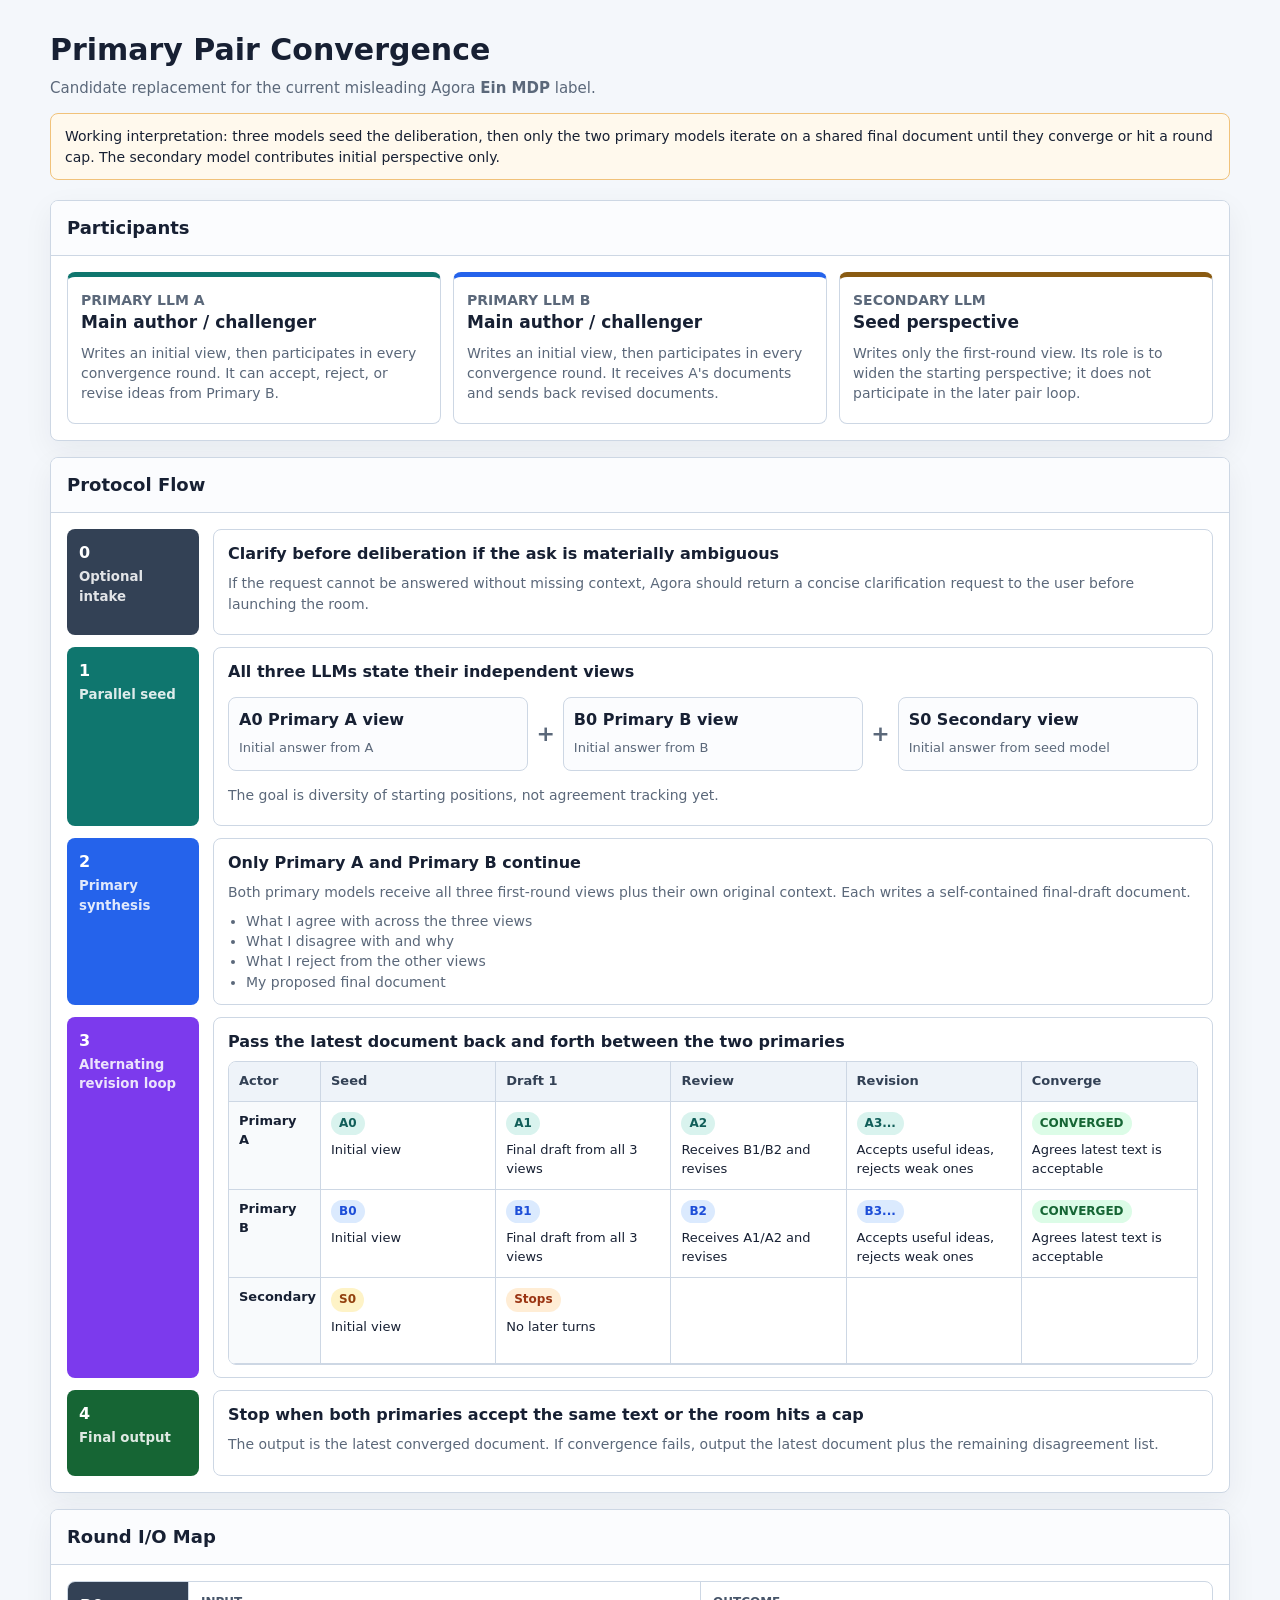
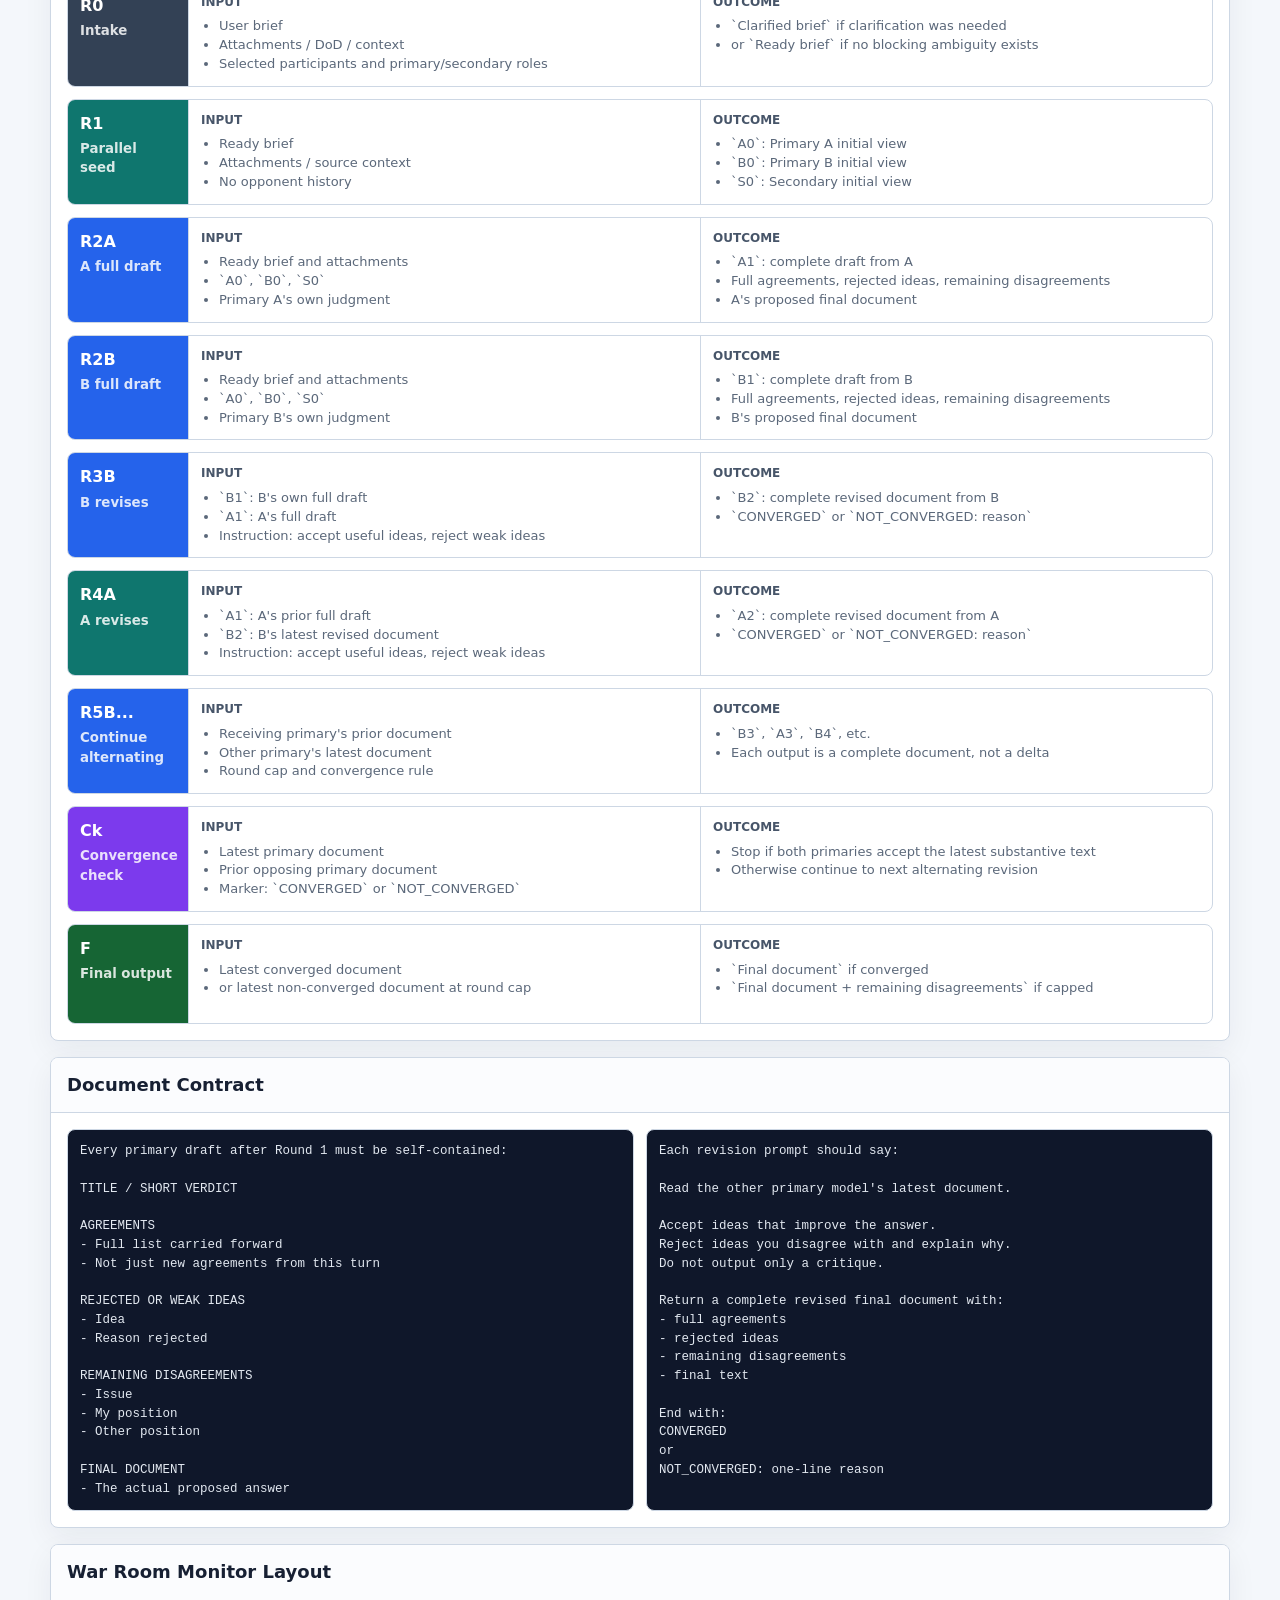
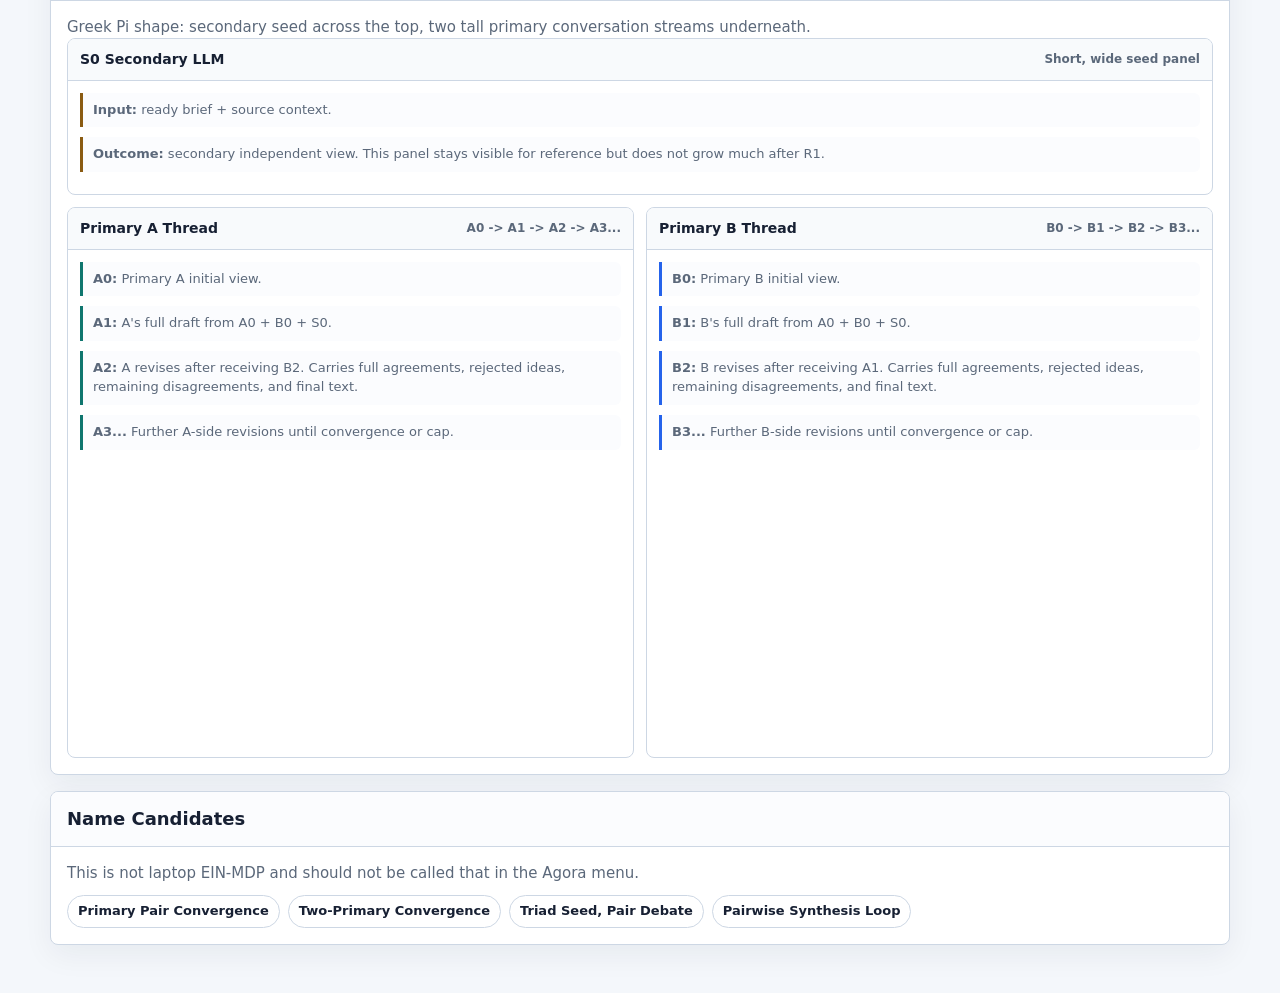
<file: docs/primary-pair-convergence-flow.html>
<!doctype html>
<html lang="en">
<head>
  <meta charset="utf-8" />
  <meta name="viewport" content="width=device-width, initial-scale=1" />
  <title>Primary Pair Convergence Flow</title>
  <style>
    :root {
      color-scheme: light;
      --ink: #172033;
      --muted: #5b687a;
      --line: #cdd7e4;
      --panel: #ffffff;
      --page: #f4f7fb;
      --primary-a: #0f766e;
      --primary-b: #2563eb;
      --secondary: #8a5b12;
      --danger: #b45309;
    }

    * { box-sizing: border-box; }

    body {
      margin: 0;
      font-family: Inter, ui-sans-serif, system-ui, -apple-system, BlinkMacSystemFont, "Segoe UI", sans-serif;
      color: var(--ink);
      background: var(--page);
      line-height: 1.45;
    }

    main {
      width: min(1180px, calc(100vw - 32px));
      margin: 28px auto 48px;
    }

    header {
      margin-bottom: 20px;
    }

    h1 {
      margin: 0 0 6px;
      font-size: 30px;
      letter-spacing: 0;
    }

    .subtitle {
      margin: 0;
      color: var(--muted);
      font-size: 15px;
    }

    .callout {
      margin-top: 14px;
      border: 1px solid #f1c27a;
      background: #fff9ed;
      border-radius: 8px;
      padding: 12px 14px;
      font-size: 14px;
    }

    .grid {
      display: grid;
      grid-template-columns: 1fr;
      gap: 16px;
    }

    .panel {
      background: var(--panel);
      border: 1px solid var(--line);
      border-radius: 8px;
      box-shadow: 0 10px 30px rgba(23, 32, 51, 0.06);
      overflow: hidden;
    }

    .panel h2 {
      margin: 0;
      padding: 14px 16px;
      font-size: 18px;
      border-bottom: 1px solid var(--line);
      background: #fbfcfe;
    }

    .panel-body {
      padding: 16px;
    }

    .lanes {
      display: grid;
      grid-template-columns: repeat(3, minmax(0, 1fr));
      gap: 12px;
    }

    .lane {
      border: 1px solid var(--line);
      border-top-width: 5px;
      border-radius: 8px;
      background: #fff;
      padding: 13px;
      min-height: 152px;
    }

    .lane.primary-a { border-top-color: var(--primary-a); }
    .lane.primary-b { border-top-color: var(--primary-b); }
    .lane.secondary { border-top-color: var(--secondary); }

    .eyebrow {
      margin: 0 0 6px;
      color: var(--muted);
      text-transform: uppercase;
      font-weight: 800;
      font-size: 12px;
    }

    .lane h3 {
      margin: 0 0 8px;
      font-size: 17px;
    }

    .lane p {
      margin: 0;
      color: var(--muted);
      font-size: 14px;
    }

    .timeline {
      display: grid;
      gap: 12px;
    }

    .step {
      display: grid;
      grid-template-columns: 132px 1fr;
      gap: 14px;
      align-items: stretch;
    }

    .step-label {
      border-radius: 8px;
      color: #fff;
      padding: 12px;
      font-weight: 800;
      min-height: 78px;
    }

    .step-label small {
      display: block;
      font-weight: 700;
      opacity: 0.86;
      margin-top: 3px;
    }

    .seed { background: #334155; }
    .parallel { background: #0f766e; }
    .handoff { background: #2563eb; }
    .loop { background: #7c3aed; }
    .finish { background: #166534; }

    .step-card {
      border: 1px solid var(--line);
      border-radius: 8px;
      background: #fff;
      padding: 12px 14px;
    }

    .step-card h3 {
      margin: 0 0 8px;
      font-size: 16px;
    }

    .step-card p,
    .step-card li {
      color: var(--muted);
      font-size: 14px;
    }

    .step-card p {
      margin: 0 0 8px;
    }

    .step-card ul {
      margin: 8px 0 0 18px;
      padding: 0;
    }

    .flow {
      display: grid;
      grid-template-columns: 1fr auto 1fr auto 1fr;
      gap: 8px;
      align-items: center;
      margin: 14px 0;
    }

    .io-map {
      display: grid;
      gap: 12px;
    }

    .io-card {
      display: grid;
      grid-template-columns: 120px 1fr 1fr;
      gap: 0;
      border: 1px solid var(--line);
      border-radius: 8px;
      overflow: hidden;
      background: #fff;
    }

    .io-id {
      padding: 12px;
      color: #fff;
      font-weight: 900;
      background: #334155;
    }

    .io-id small {
      display: block;
      margin-top: 4px;
      font-weight: 700;
      opacity: 0.84;
    }

    .io-col {
      padding: 12px;
      border-left: 1px solid var(--line);
      min-height: 98px;
    }

    .io-col h4 {
      margin: 0 0 6px;
      font-size: 12px;
      text-transform: uppercase;
      color: #475569;
    }

    .io-col ul {
      margin: 0 0 0 18px;
      padding: 0;
      color: var(--muted);
      font-size: 13px;
    }

    .io-card.seed .io-id { background: #334155; }
    .io-card.parallel .io-id { background: #0f766e; }
    .io-card.draft .io-id { background: #2563eb; }
    .io-card.loop-a .io-id { background: #0f766e; }
    .io-card.loop-b .io-id { background: #2563eb; }
    .io-card.check .io-id { background: #7c3aed; }
    .io-card.finish .io-id { background: #166534; }

    .node {
      border: 1px solid var(--line);
      border-radius: 8px;
      padding: 10px;
      background: #fbfcfe;
      min-height: 74px;
    }

    .node strong {
      display: block;
      margin-bottom: 4px;
    }

    .node span {
      color: var(--muted);
      font-size: 13px;
    }

    .arrow {
      color: var(--muted);
      font-weight: 800;
      font-size: 22px;
    }

    .swimlane {
      display: grid;
      grid-template-columns: 92px repeat(5, minmax(120px, 1fr));
      border: 1px solid var(--line);
      border-radius: 8px;
      overflow: hidden;
    }

    .cell {
      min-height: 86px;
      border-right: 1px solid var(--line);
      border-bottom: 1px solid var(--line);
      padding: 10px;
      background: #fff;
      font-size: 13px;
    }

    .cell:nth-child(6n) { border-right: 0; }
    .cell.header {
      min-height: auto;
      font-weight: 800;
      background: #eef3f9;
      color: #334155;
    }

    .cell.role {
      font-weight: 800;
      background: #f8fafc;
    }

    .pill {
      display: inline-flex;
      align-items: center;
      border-radius: 999px;
      padding: 3px 8px;
      font-size: 12px;
      font-weight: 800;
      background: #e9eef5;
      color: #334155;
      margin-bottom: 6px;
    }

    .pill.a { background: #d9f3ee; color: #115e59; }
    .pill.b { background: #dbeafe; color: #1d4ed8; }
    .pill.s { background: #fef3c7; color: #92400e; }
    .pill.stop { background: #dcfce7; color: #166534; }
    .pill.warn { background: #ffedd5; color: #9a3412; }

    .doc {
      display: grid;
      grid-template-columns: repeat(2, minmax(0, 1fr));
      gap: 12px;
    }

    .pi-layout {
      display: grid;
      grid-template-rows: minmax(150px, auto) minmax(520px, 1fr);
      gap: 12px;
      min-height: 720px;
    }

    .pi-top,
    .pi-col {
      border: 1px solid var(--line);
      border-radius: 8px;
      background: #fff;
      overflow: hidden;
      display: flex;
      flex-direction: column;
    }

    .pi-head {
      display: flex;
      align-items: center;
      justify-content: space-between;
      gap: 12px;
      border-bottom: 1px solid var(--line);
      padding: 10px 12px;
      background: #f8fafc;
    }

    .pi-head strong {
      font-size: 14px;
    }

    .pi-head span {
      color: var(--muted);
      font-size: 12px;
      font-weight: 700;
    }

    .pi-body {
      padding: 12px;
      color: var(--muted);
      font-size: 13px;
      overflow: auto;
    }

    .pi-body .turn {
      border-left: 3px solid var(--line);
      padding: 8px 10px;
      margin-bottom: 10px;
      background: #fbfcfe;
      border-radius: 0 6px 6px 0;
    }

    .pi-top .turn { border-left-color: var(--secondary); }
    .pi-col.a .turn { border-left-color: var(--primary-a); }
    .pi-col.b .turn { border-left-color: var(--primary-b); }

    .pi-bottom {
      display: grid;
      grid-template-columns: repeat(2, minmax(0, 1fr));
      gap: 12px;
      min-height: 0;
    }

    pre {
      margin: 0;
      white-space: pre-wrap;
      border: 1px solid var(--line);
      border-radius: 8px;
      background: #0f172a;
      color: #e2e8f0;
      padding: 12px;
      font-size: 12.5px;
      line-height: 1.5;
      min-height: 230px;
      overflow: auto;
    }

    .name-list {
      display: flex;
      flex-wrap: wrap;
      gap: 8px;
      margin-top: 10px;
    }

    .name-list span {
      border: 1px solid var(--line);
      background: #fff;
      border-radius: 999px;
      padding: 6px 10px;
      font-size: 13px;
      font-weight: 700;
    }

    @media (max-width: 860px) {
      main { width: min(100vw - 20px, 1180px); }
      .lanes, .doc { grid-template-columns: 1fr; }
      .step { grid-template-columns: 1fr; }
      .flow { grid-template-columns: 1fr; }
      .arrow { text-align: center; transform: rotate(90deg); }
      .swimlane { grid-template-columns: 1fr; }
      .cell, .cell:nth-child(6n) { border-right: 0; }
      .cell.header { display: none; }
      .io-card { grid-template-columns: 1fr; }
      .io-col { border-left: 0; border-top: 1px solid var(--line); }
      .pi-layout { grid-template-rows: auto; min-height: 0; }
      .pi-bottom { grid-template-columns: 1fr; }
      .pi-col { min-height: 420px; }
    }
  </style>
</head>
<body>
  <main>
    <header>
      <h1>Primary Pair Convergence</h1>
      <p class="subtitle">Candidate replacement for the current misleading Agora <strong>Ein MDP</strong> label.</p>
      <div class="callout">
        Working interpretation: three models seed the deliberation, then only the two primary models iterate on a shared final document until they converge or hit a round cap. The secondary model contributes initial perspective only.
      </div>
    </header>

    <section class="grid">
      <article class="panel">
        <h2>Participants</h2>
        <div class="panel-body">
          <div class="lanes">
            <div class="lane primary-a">
              <p class="eyebrow">Primary LLM A</p>
              <h3>Main author / challenger</h3>
              <p>Writes an initial view, then participates in every convergence round. It can accept, reject, or revise ideas from Primary B.</p>
            </div>
            <div class="lane primary-b">
              <p class="eyebrow">Primary LLM B</p>
              <h3>Main author / challenger</h3>
              <p>Writes an initial view, then participates in every convergence round. It receives A's documents and sends back revised documents.</p>
            </div>
            <div class="lane secondary">
              <p class="eyebrow">Secondary LLM</p>
              <h3>Seed perspective</h3>
              <p>Writes only the first-round view. Its role is to widen the starting perspective; it does not participate in the later pair loop.</p>
            </div>
          </div>
        </div>
      </article>

      <article class="panel">
        <h2>Protocol Flow</h2>
        <div class="panel-body timeline">
          <div class="step">
            <div class="step-label seed">0 <small>Optional intake</small></div>
            <div class="step-card">
              <h3>Clarify before deliberation if the ask is materially ambiguous</h3>
              <p>If the request cannot be answered without missing context, Agora should return a concise clarification request to the user before launching the room.</p>
            </div>
          </div>

          <div class="step">
            <div class="step-label parallel">1 <small>Parallel seed</small></div>
            <div class="step-card">
              <h3>All three LLMs state their independent views</h3>
              <div class="flow">
                <div class="node"><strong>A0 Primary A view</strong><span>Initial answer from A</span></div>
                <div class="arrow">+</div>
                <div class="node"><strong>B0 Primary B view</strong><span>Initial answer from B</span></div>
                <div class="arrow">+</div>
                <div class="node"><strong>S0 Secondary view</strong><span>Initial answer from seed model</span></div>
              </div>
              <p>The goal is diversity of starting positions, not agreement tracking yet.</p>
            </div>
          </div>

          <div class="step">
            <div class="step-label handoff">2 <small>Primary synthesis</small></div>
            <div class="step-card">
              <h3>Only Primary A and Primary B continue</h3>
              <p>Both primary models receive all three first-round views plus their own original context. Each writes a self-contained final-draft document.</p>
              <ul>
                <li>What I agree with across the three views</li>
                <li>What I disagree with and why</li>
                <li>What I reject from the other views</li>
                <li>My proposed final document</li>
              </ul>
            </div>
          </div>

          <div class="step">
            <div class="step-label loop">3 <small>Alternating revision loop</small></div>
            <div class="step-card">
              <h3>Pass the latest document back and forth between the two primaries</h3>
              <div class="swimlane">
                <div class="cell header">Actor</div>
                <div class="cell header">Seed</div>
                <div class="cell header">Draft 1</div>
                <div class="cell header">Review</div>
                <div class="cell header">Revision</div>
                <div class="cell header">Converge</div>

                <div class="cell role">Primary A</div>
                <div class="cell"><span class="pill a">A0</span><br />Initial view</div>
                <div class="cell"><span class="pill a">A1</span><br />Final draft from all 3 views</div>
                <div class="cell"><span class="pill a">A2</span><br />Receives B1/B2 and revises</div>
                <div class="cell"><span class="pill a">A3...</span><br />Accepts useful ideas, rejects weak ones</div>
                <div class="cell"><span class="pill stop">CONVERGED</span><br />Agrees latest text is acceptable</div>

                <div class="cell role">Primary B</div>
                <div class="cell"><span class="pill b">B0</span><br />Initial view</div>
                <div class="cell"><span class="pill b">B1</span><br />Final draft from all 3 views</div>
                <div class="cell"><span class="pill b">B2</span><br />Receives A1/A2 and revises</div>
                <div class="cell"><span class="pill b">B3...</span><br />Accepts useful ideas, rejects weak ones</div>
                <div class="cell"><span class="pill stop">CONVERGED</span><br />Agrees latest text is acceptable</div>

                <div class="cell role">Secondary</div>
                <div class="cell"><span class="pill s">S0</span><br />Initial view</div>
                <div class="cell"><span class="pill warn">Stops</span><br />No later turns</div>
                <div class="cell"></div>
                <div class="cell"></div>
                <div class="cell"></div>
              </div>
            </div>
          </div>

          <div class="step">
            <div class="step-label finish">4 <small>Final output</small></div>
            <div class="step-card">
              <h3>Stop when both primaries accept the same text or the room hits a cap</h3>
              <p>The output is the latest converged document. If convergence fails, output the latest document plus the remaining disagreement list.</p>
            </div>
          </div>
        </div>
      </article>

      <article class="panel">
        <h2>Round I/O Map</h2>
        <div class="panel-body io-map">
          <div class="io-card seed">
            <div class="io-id">R0 <small>Intake</small></div>
            <div class="io-col">
              <h4>Input</h4>
              <ul>
                <li>User brief</li>
                <li>Attachments / DoD / context</li>
                <li>Selected participants and primary/secondary roles</li>
              </ul>
            </div>
            <div class="io-col">
              <h4>Outcome</h4>
              <ul>
                <li>`Clarified brief` if clarification was needed</li>
                <li>or `Ready brief` if no blocking ambiguity exists</li>
              </ul>
            </div>
          </div>

          <div class="io-card parallel">
            <div class="io-id">R1 <small>Parallel seed</small></div>
            <div class="io-col">
              <h4>Input</h4>
              <ul>
                <li>Ready brief</li>
                <li>Attachments / source context</li>
                <li>No opponent history</li>
              </ul>
            </div>
            <div class="io-col">
              <h4>Outcome</h4>
              <ul>
                <li>`A0`: Primary A initial view</li>
                <li>`B0`: Primary B initial view</li>
                <li>`S0`: Secondary initial view</li>
              </ul>
            </div>
          </div>

          <div class="io-card draft">
            <div class="io-id">R2A <small>A full draft</small></div>
            <div class="io-col">
              <h4>Input</h4>
              <ul>
                <li>Ready brief and attachments</li>
                <li>`A0`, `B0`, `S0`</li>
                <li>Primary A's own judgment</li>
              </ul>
            </div>
            <div class="io-col">
              <h4>Outcome</h4>
              <ul>
                <li>`A1`: complete draft from A</li>
                <li>Full agreements, rejected ideas, remaining disagreements</li>
                <li>A's proposed final document</li>
              </ul>
            </div>
          </div>

          <div class="io-card draft">
            <div class="io-id">R2B <small>B full draft</small></div>
            <div class="io-col">
              <h4>Input</h4>
              <ul>
                <li>Ready brief and attachments</li>
                <li>`A0`, `B0`, `S0`</li>
                <li>Primary B's own judgment</li>
              </ul>
            </div>
            <div class="io-col">
              <h4>Outcome</h4>
              <ul>
                <li>`B1`: complete draft from B</li>
                <li>Full agreements, rejected ideas, remaining disagreements</li>
                <li>B's proposed final document</li>
              </ul>
            </div>
          </div>

          <div class="io-card loop-b">
            <div class="io-id">R3B <small>B revises</small></div>
            <div class="io-col">
              <h4>Input</h4>
              <ul>
                <li>`B1`: B's own full draft</li>
                <li>`A1`: A's full draft</li>
                <li>Instruction: accept useful ideas, reject weak ideas</li>
              </ul>
            </div>
            <div class="io-col">
              <h4>Outcome</h4>
              <ul>
                <li>`B2`: complete revised document from B</li>
                <li>`CONVERGED` or `NOT_CONVERGED: reason`</li>
              </ul>
            </div>
          </div>

          <div class="io-card loop-a">
            <div class="io-id">R4A <small>A revises</small></div>
            <div class="io-col">
              <h4>Input</h4>
              <ul>
                <li>`A1`: A's prior full draft</li>
                <li>`B2`: B's latest revised document</li>
                <li>Instruction: accept useful ideas, reject weak ideas</li>
              </ul>
            </div>
            <div class="io-col">
              <h4>Outcome</h4>
              <ul>
                <li>`A2`: complete revised document from A</li>
                <li>`CONVERGED` or `NOT_CONVERGED: reason`</li>
              </ul>
            </div>
          </div>

          <div class="io-card loop-b">
            <div class="io-id">R5B... <small>Continue alternating</small></div>
            <div class="io-col">
              <h4>Input</h4>
              <ul>
                <li>Receiving primary's prior document</li>
                <li>Other primary's latest document</li>
                <li>Round cap and convergence rule</li>
              </ul>
            </div>
            <div class="io-col">
              <h4>Outcome</h4>
              <ul>
                <li>`B3`, `A3`, `B4`, etc.</li>
                <li>Each output is a complete document, not a delta</li>
              </ul>
            </div>
          </div>

          <div class="io-card check">
            <div class="io-id">Ck <small>Convergence check</small></div>
            <div class="io-col">
              <h4>Input</h4>
              <ul>
                <li>Latest primary document</li>
                <li>Prior opposing primary document</li>
                <li>Marker: `CONVERGED` or `NOT_CONVERGED`</li>
              </ul>
            </div>
            <div class="io-col">
              <h4>Outcome</h4>
              <ul>
                <li>Stop if both primaries accept the latest substantive text</li>
                <li>Otherwise continue to next alternating revision</li>
              </ul>
            </div>
          </div>

          <div class="io-card finish">
            <div class="io-id">F <small>Final output</small></div>
            <div class="io-col">
              <h4>Input</h4>
              <ul>
                <li>Latest converged document</li>
                <li>or latest non-converged document at round cap</li>
              </ul>
            </div>
            <div class="io-col">
              <h4>Outcome</h4>
              <ul>
                <li>`Final document` if converged</li>
                <li>`Final document + remaining disagreements` if capped</li>
              </ul>
            </div>
          </div>
        </div>
      </article>

      <article class="panel">
        <h2>Document Contract</h2>
        <div class="panel-body doc">
          <pre>Every primary draft after Round 1 must be self-contained:

TITLE / SHORT VERDICT

AGREEMENTS
- Full list carried forward
- Not just new agreements from this turn

REJECTED OR WEAK IDEAS
- Idea
- Reason rejected

REMAINING DISAGREEMENTS
- Issue
- My position
- Other position

FINAL DOCUMENT
- The actual proposed answer</pre>
          <pre>Each revision prompt should say:

Read the other primary model's latest document.

Accept ideas that improve the answer.
Reject ideas you disagree with and explain why.
Do not output only a critique.

Return a complete revised final document with:
- full agreements
- rejected ideas
- remaining disagreements
- final text

End with:
CONVERGED
or
NOT_CONVERGED: one-line reason</pre>
        </div>
      </article>

      <article class="panel">
        <h2>War Room Monitor Layout</h2>
        <div class="panel-body">
          <p class="subtitle">Greek Pi shape: secondary seed across the top, two tall primary conversation streams underneath.</p>
          <div class="pi-layout">
            <div class="pi-top">
              <div class="pi-head">
                <strong>S0 Secondary LLM</strong>
                <span>Short, wide seed panel</span>
              </div>
              <div class="pi-body">
                <div class="turn"><strong>Input:</strong> ready brief + source context.</div>
                <div class="turn"><strong>Outcome:</strong> secondary independent view. This panel stays visible for reference but does not grow much after R1.</div>
              </div>
            </div>
            <div class="pi-bottom">
              <div class="pi-col a">
                <div class="pi-head">
                  <strong>Primary A Thread</strong>
                  <span>A0 -> A1 -> A2 -> A3...</span>
                </div>
                <div class="pi-body">
                  <div class="turn"><strong>A0:</strong> Primary A initial view.</div>
                  <div class="turn"><strong>A1:</strong> A's full draft from A0 + B0 + S0.</div>
                  <div class="turn"><strong>A2:</strong> A revises after receiving B2. Carries full agreements, rejected ideas, remaining disagreements, and final text.</div>
                  <div class="turn"><strong>A3...</strong> Further A-side revisions until convergence or cap.</div>
                </div>
              </div>
              <div class="pi-col b">
                <div class="pi-head">
                  <strong>Primary B Thread</strong>
                  <span>B0 -> B1 -> B2 -> B3...</span>
                </div>
                <div class="pi-body">
                  <div class="turn"><strong>B0:</strong> Primary B initial view.</div>
                  <div class="turn"><strong>B1:</strong> B's full draft from A0 + B0 + S0.</div>
                  <div class="turn"><strong>B2:</strong> B revises after receiving A1. Carries full agreements, rejected ideas, remaining disagreements, and final text.</div>
                  <div class="turn"><strong>B3...</strong> Further B-side revisions until convergence or cap.</div>
                </div>
              </div>
            </div>
          </div>
        </div>
      </article>

      <article class="panel">
        <h2>Name Candidates</h2>
        <div class="panel-body">
          <p class="subtitle">This is not laptop EIN-MDP and should not be called that in the Agora menu.</p>
          <div class="name-list">
            <span>Primary Pair Convergence</span>
            <span>Two-Primary Convergence</span>
            <span>Triad Seed, Pair Debate</span>
            <span>Pairwise Synthesis Loop</span>
          </div>
        </div>
      </article>
    </section>
  </main>
</body>
</html>
</file>
